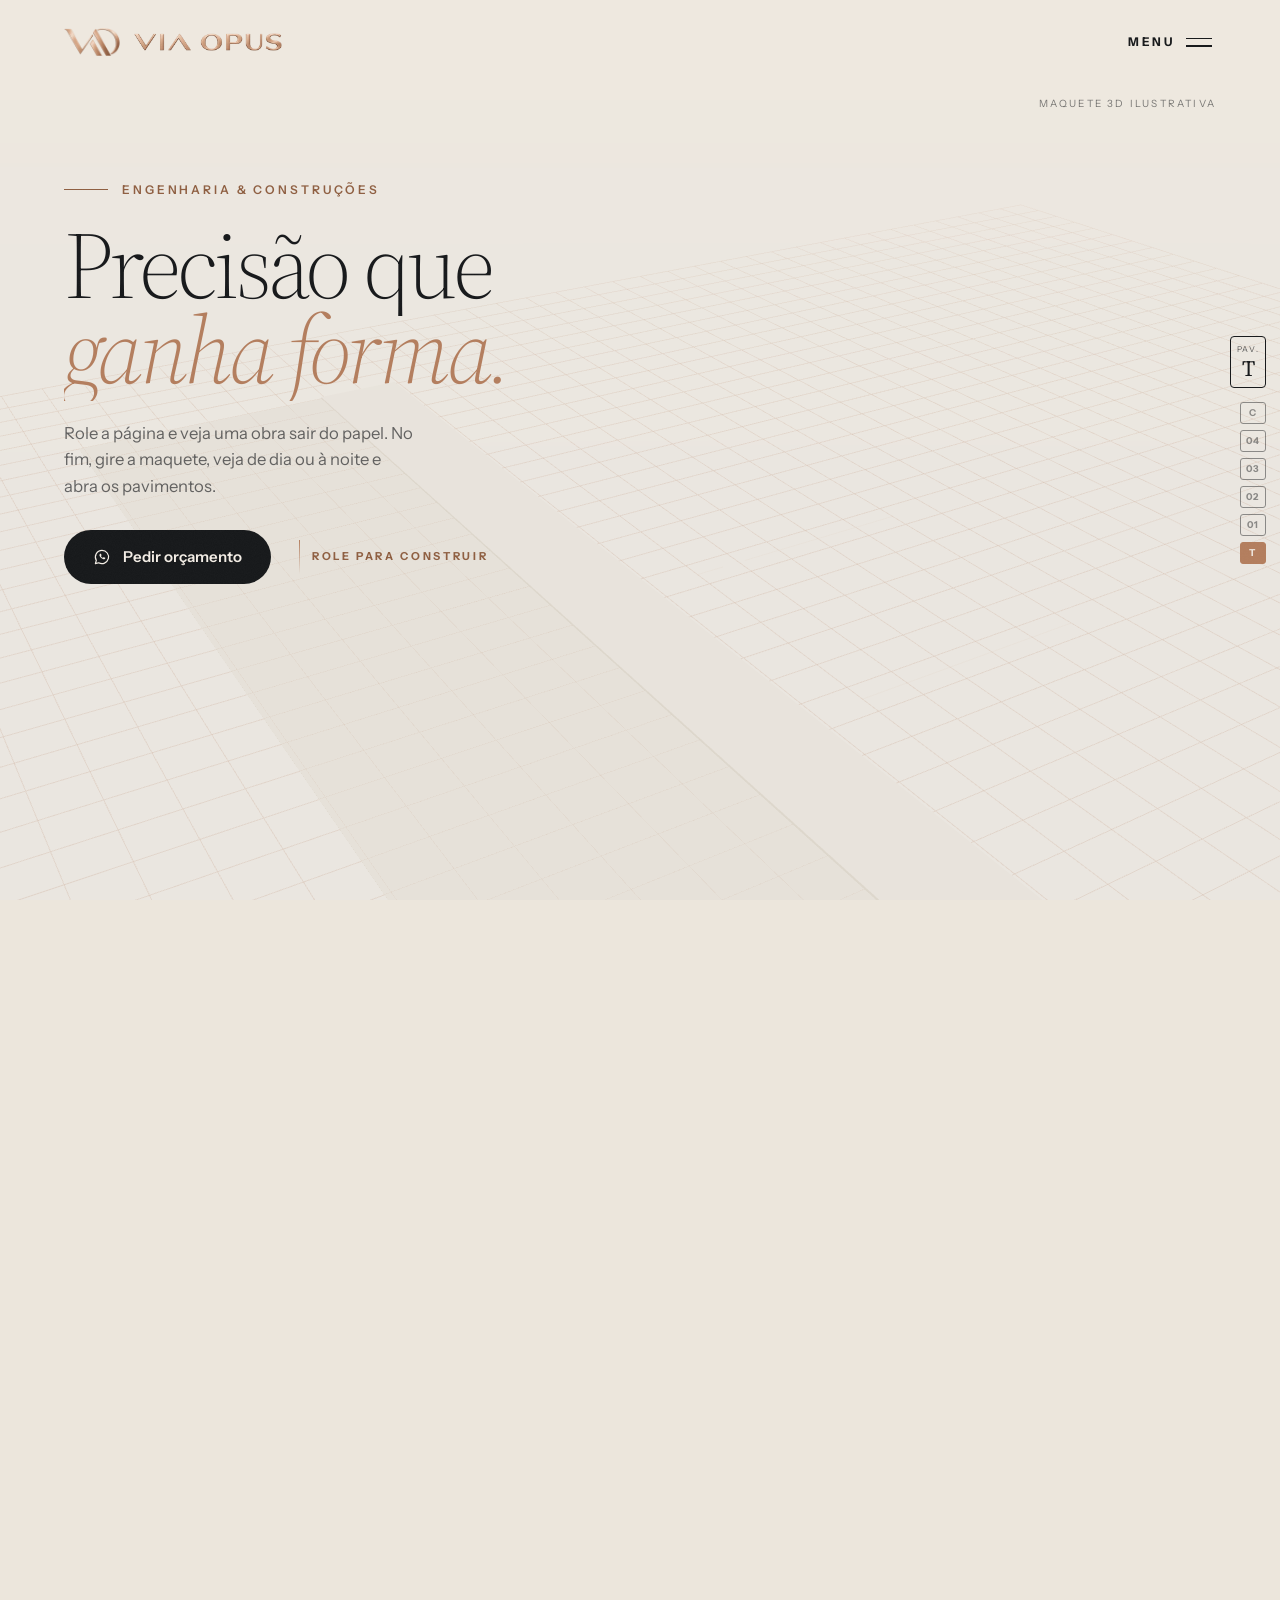
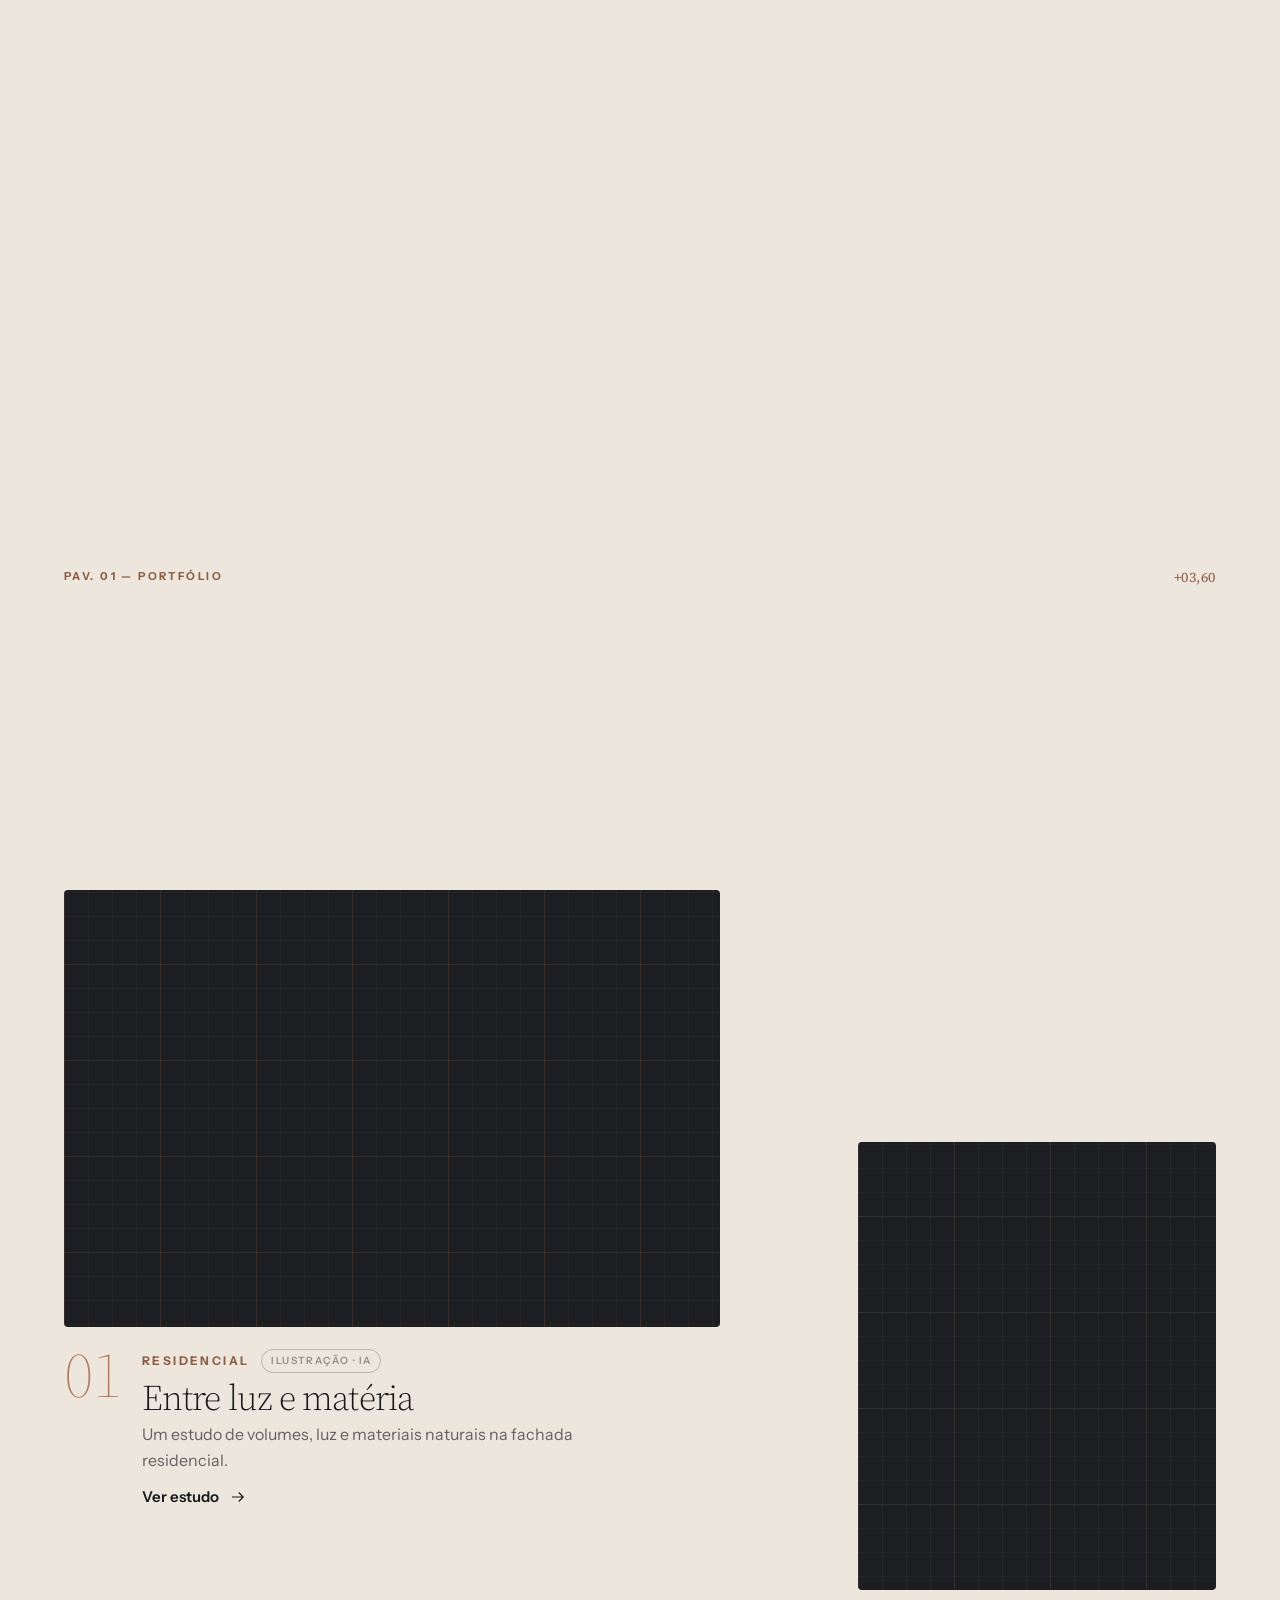
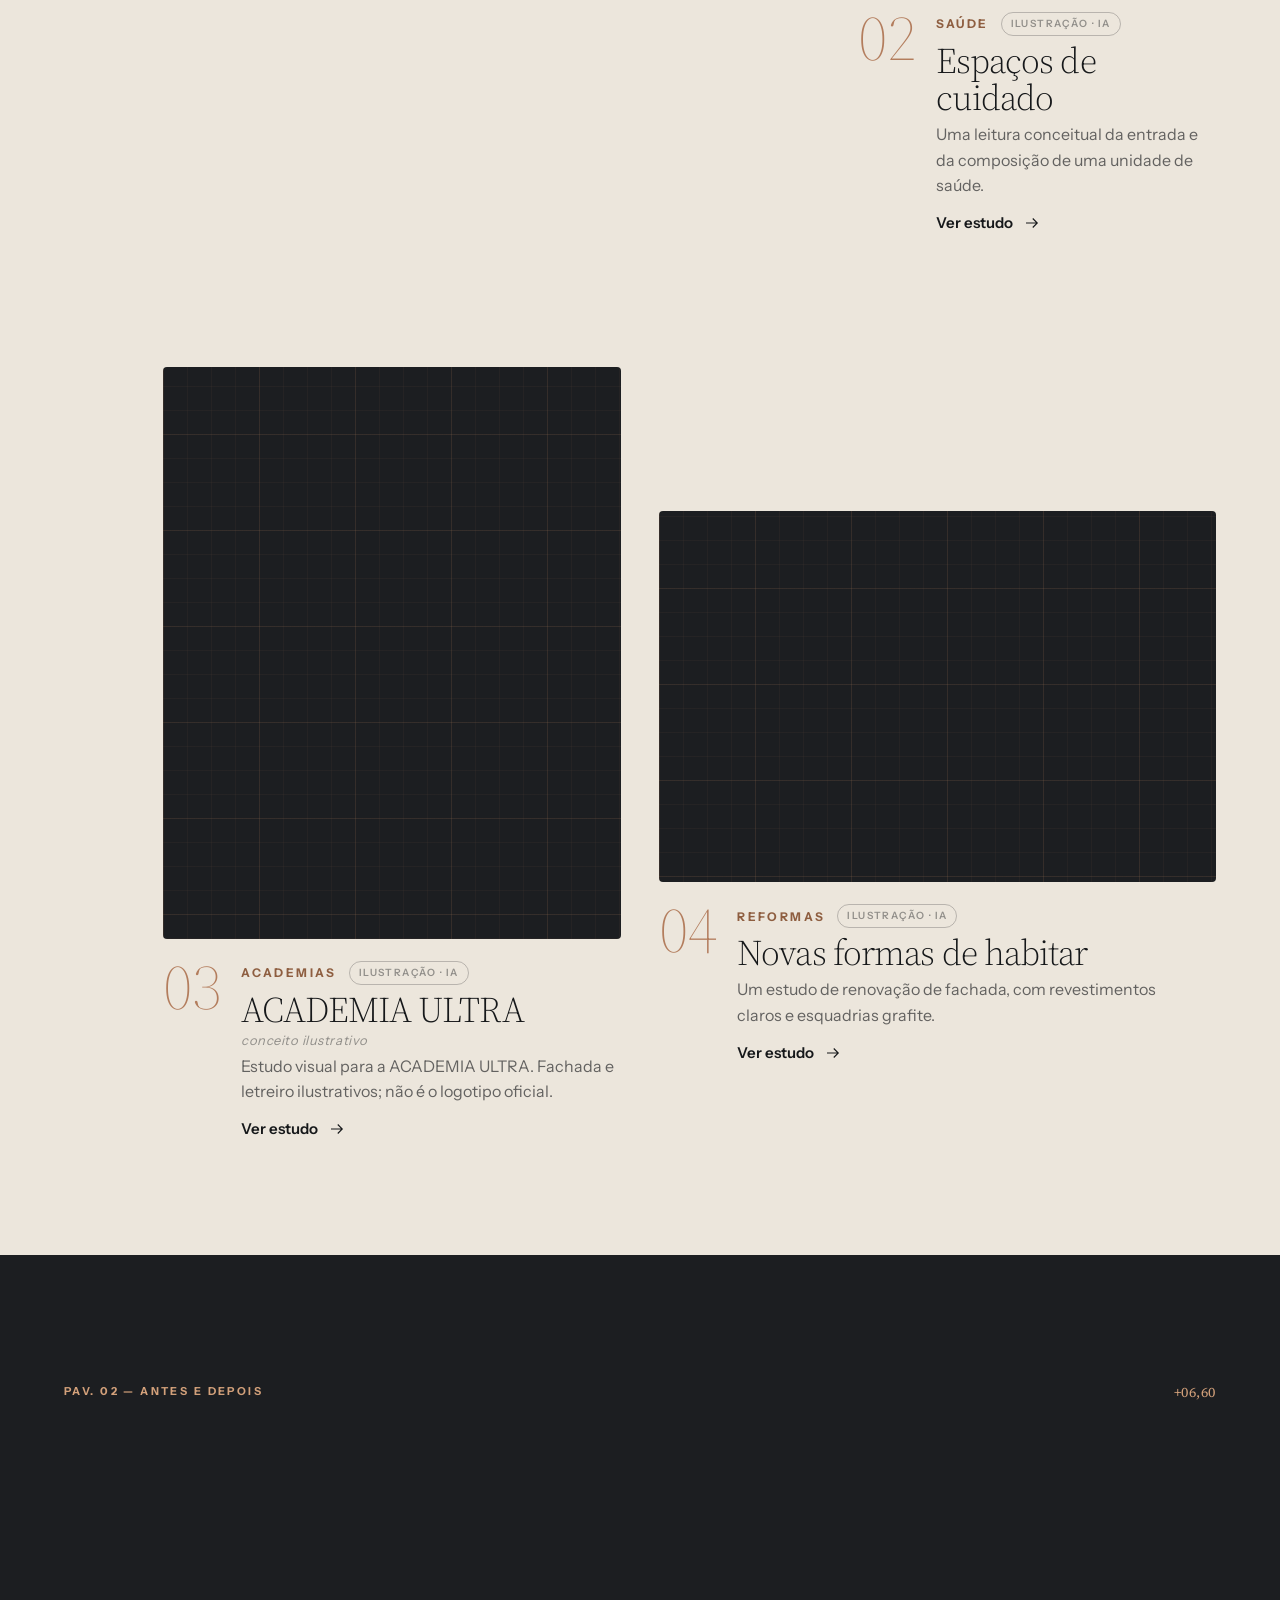
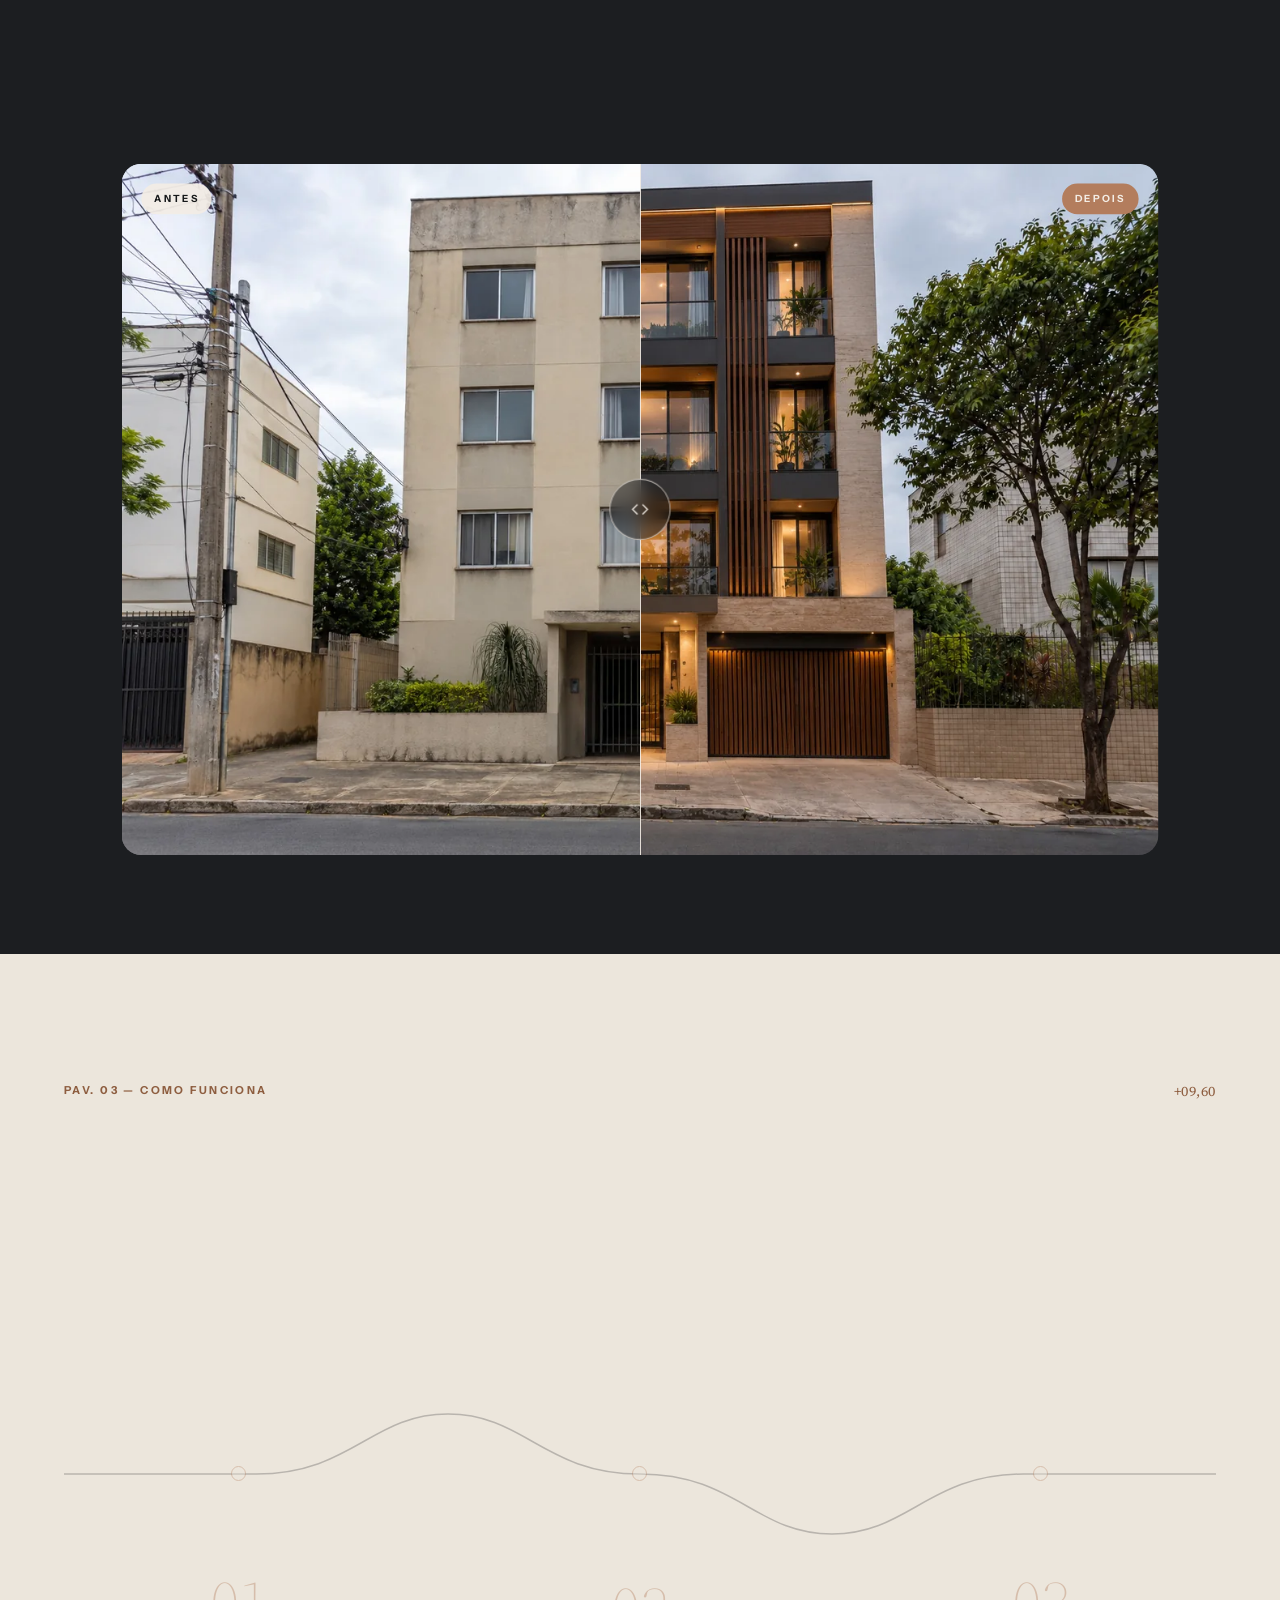
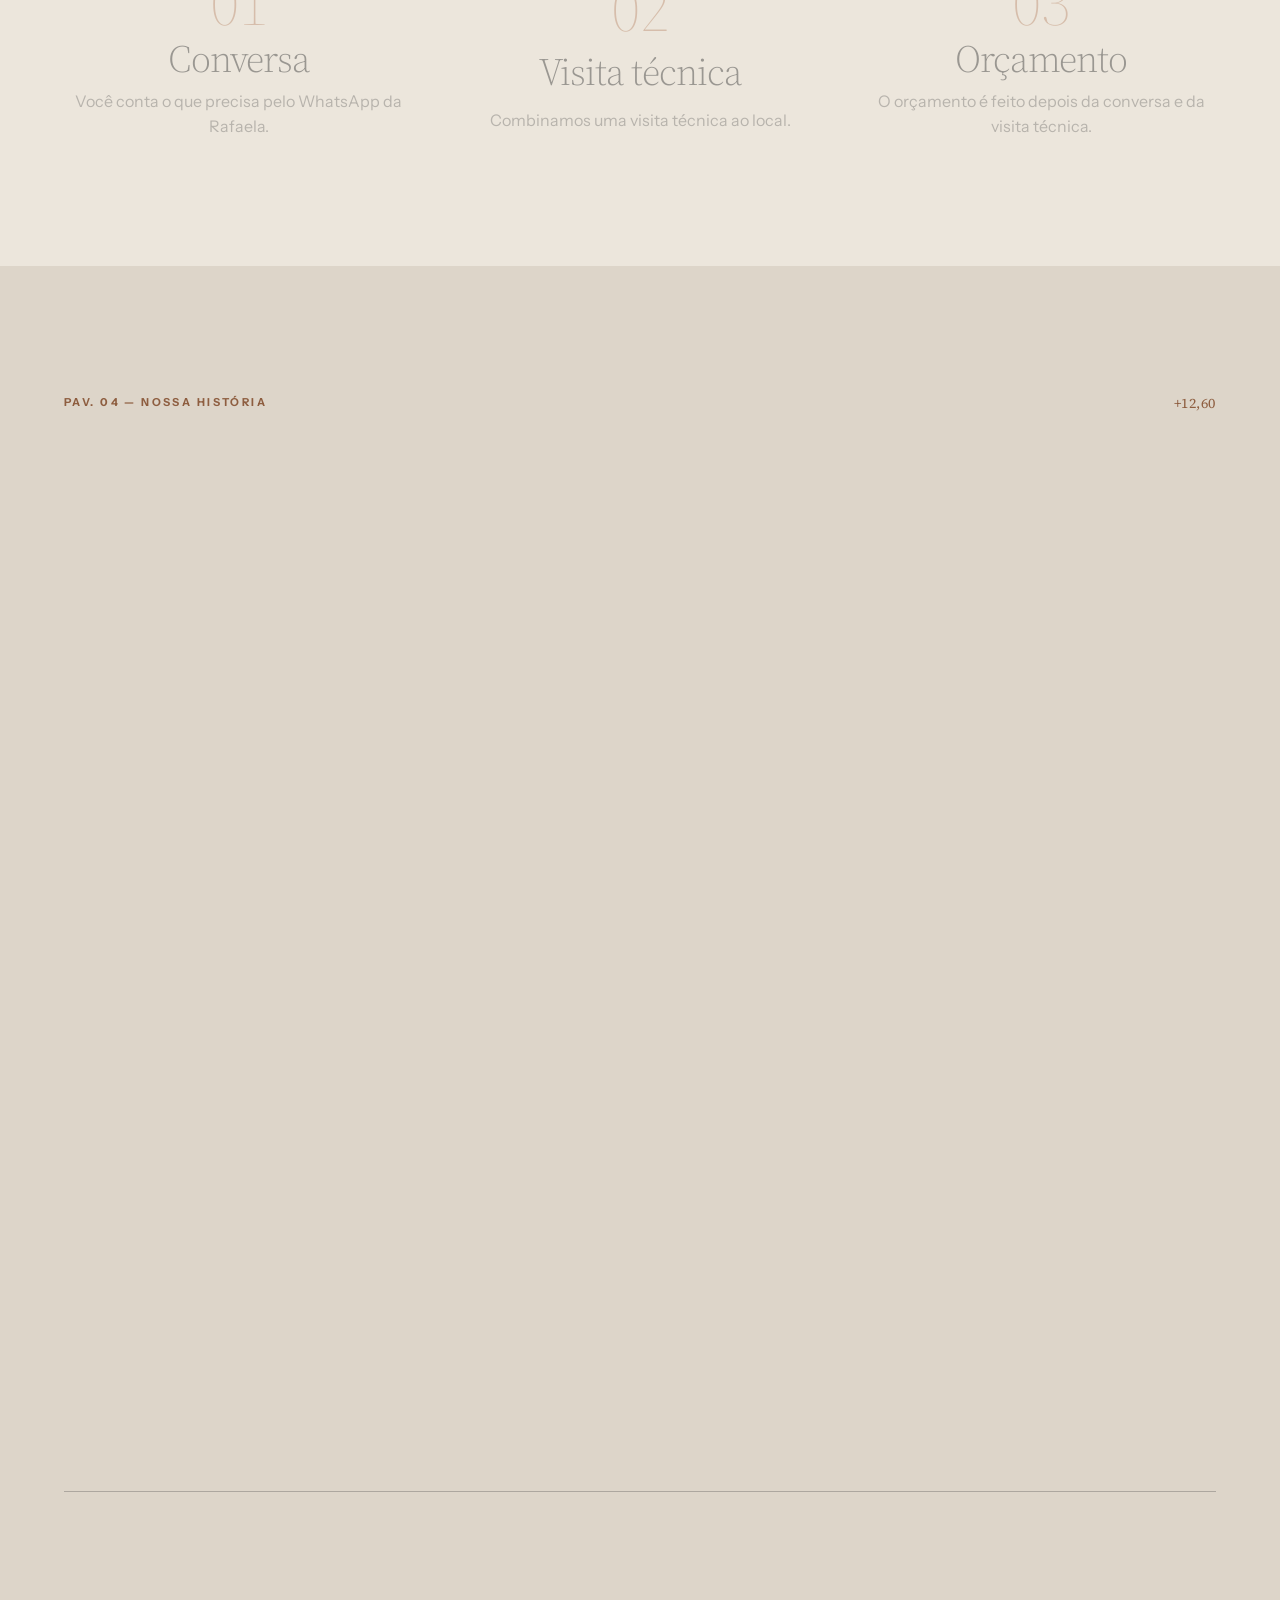
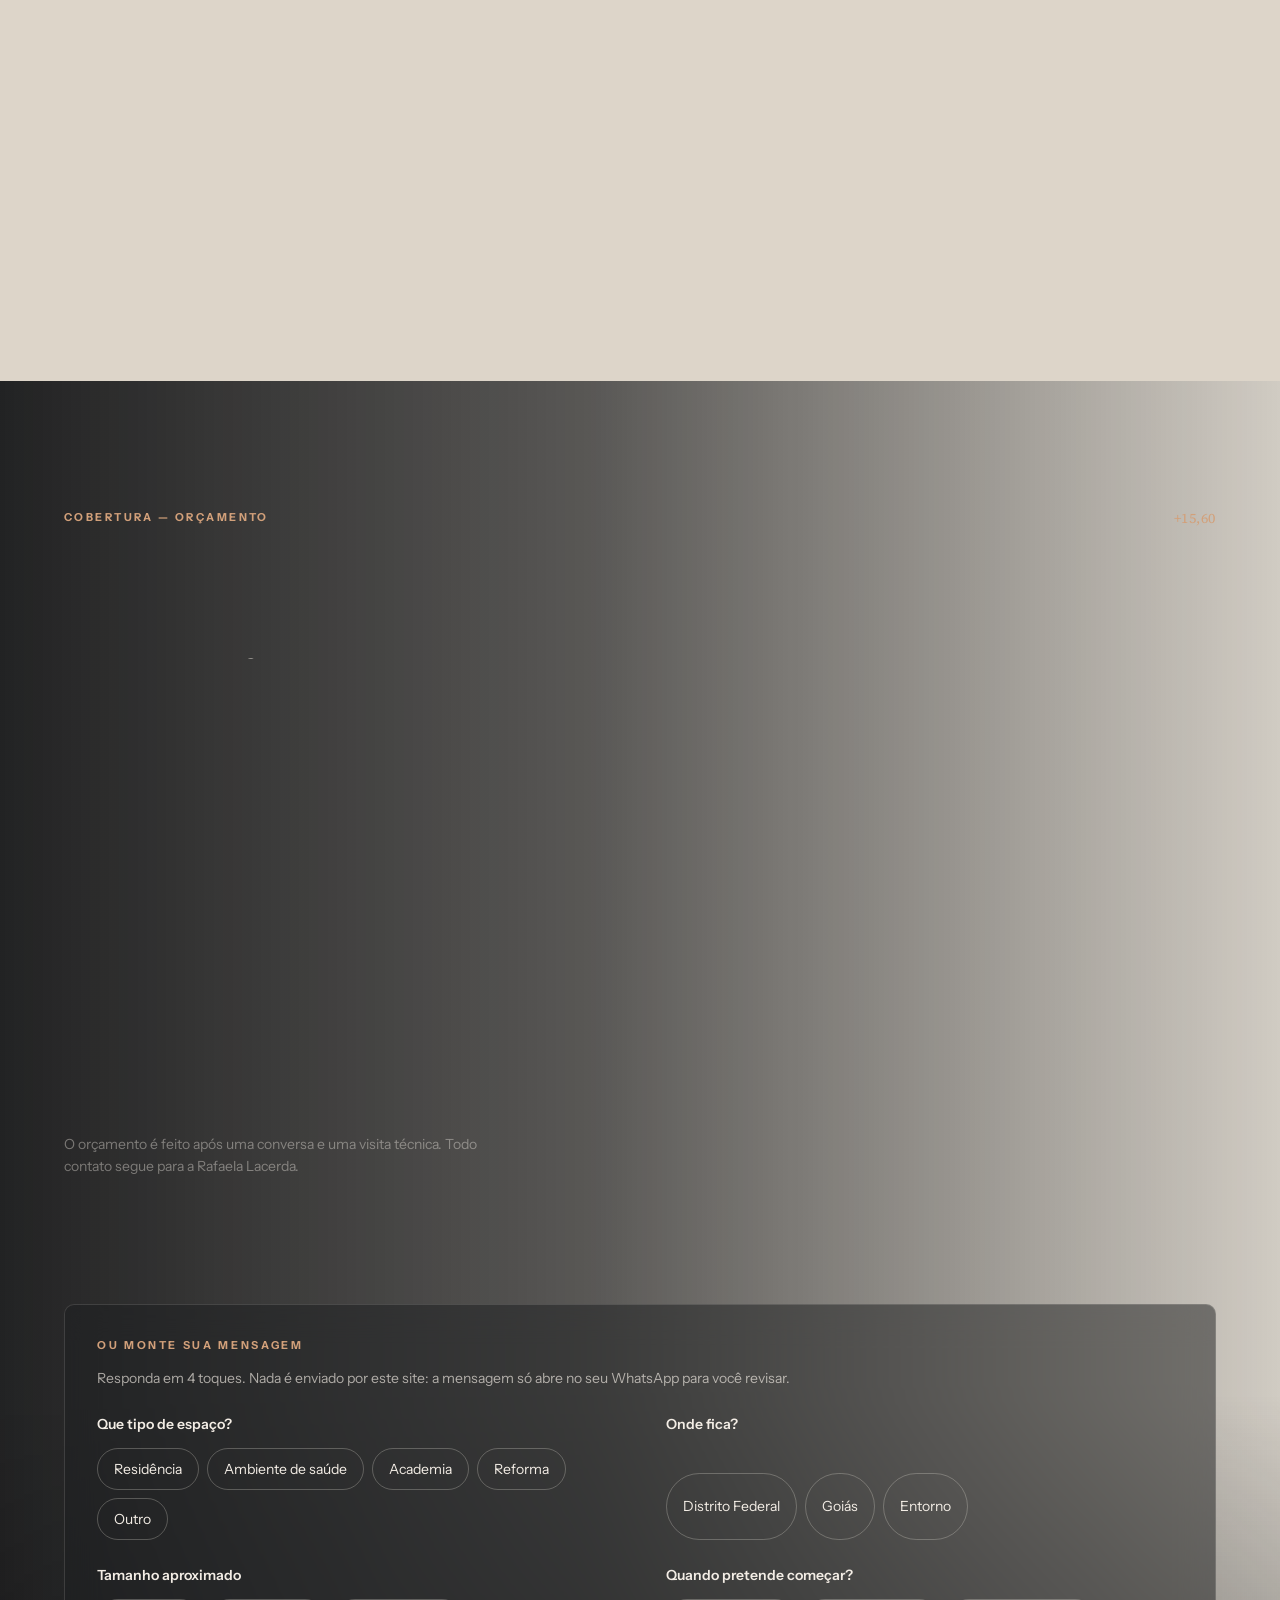
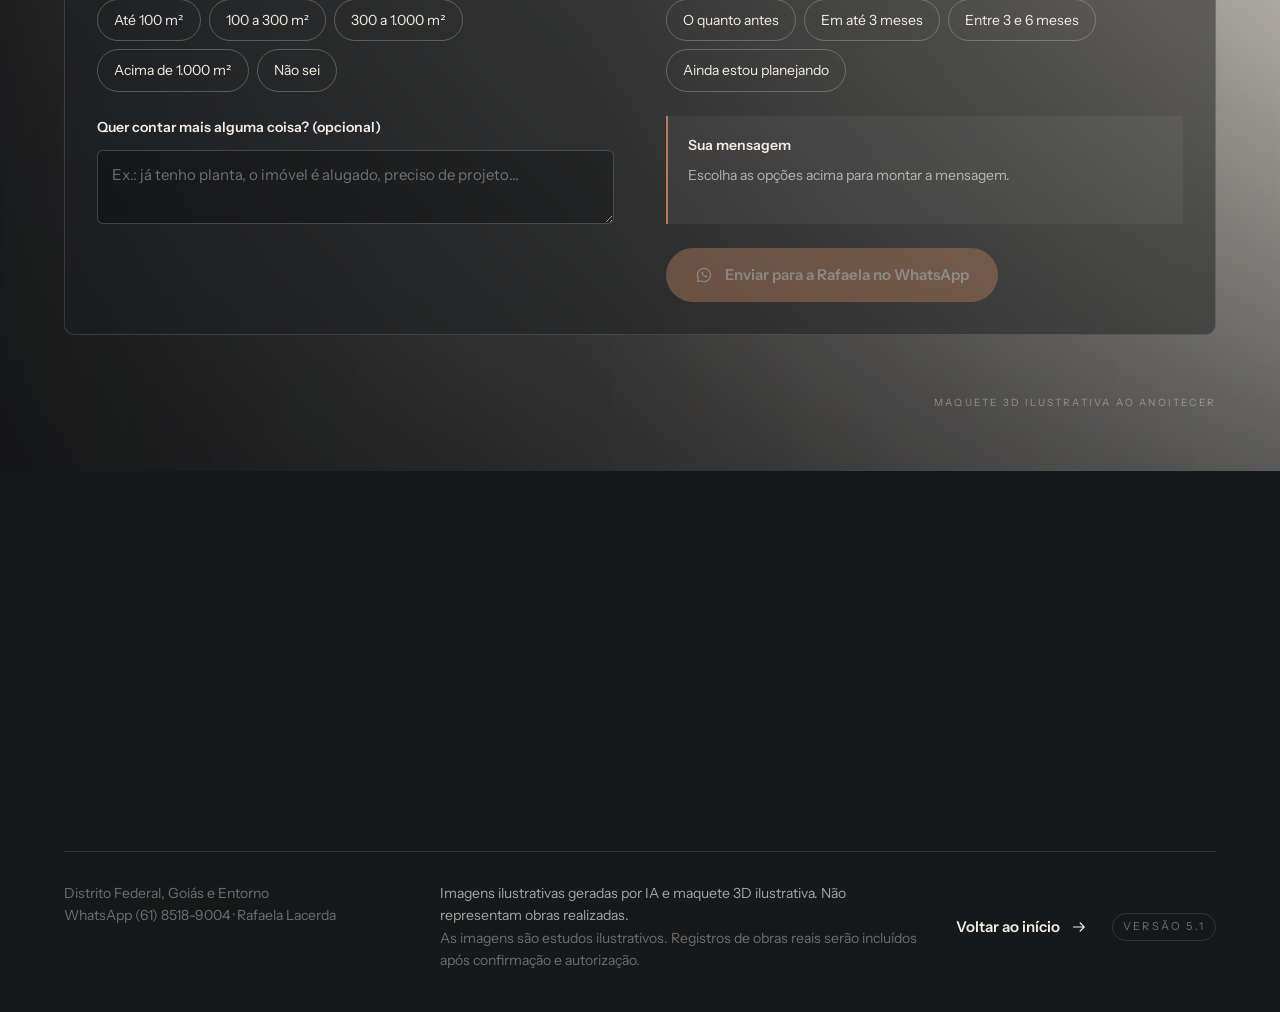
<file: v5-1/site/index.html>
<!doctype html>
<html lang="pt-BR" class="no-js">
<head>
<meta charset="utf-8">
<meta name="viewport" content="width=device-width,initial-scale=1,viewport-fit=cover">
<meta name="robots" content="index,follow">
<meta name="theme-color" content="#ece6dc">
<meta name="view-transition" content="same-origin">
<meta name="description" content="VIA OPUS — Engenharia &amp; Construções. Construção e reformas residenciais, de saúde, academias e espaços comerciais no Distrito Federal, em Goiás e no Entorno. Peça seu orçamento pelo WhatsApp.">
<title>VIA OPUS — Engenharia &amp; Construções</title>
<link rel="canonical" href="https://viaopusconstrutora.com.br/">
<meta property="og:url" content="https://viaopusconstrutora.com.br/">
<meta property="og:type" content="website">
<meta property="og:locale" content="pt_BR">
<meta property="og:site_name" content="VIA OPUS">
<meta property="og:title" content="VIA OPUS — Engenharia &amp; Construções">
<meta property="og:description" content="VIA OPUS — Engenharia &amp; Construções. Construção e reformas residenciais, de saúde, academias e espaços comerciais no Distrito Federal, em Goiás e no Entorno. Peça seu orçamento pelo WhatsApp.">
<meta property="og:image" content="https://viaopusconstrutora.com.br/assets/via-opus-compartilhar-1200x630.jpg">
<meta property="og:image:width" content="1200">
<meta property="og:image:height" content="630">
<meta name="twitter:card" content="summary_large_image">
<meta name="generator" content="VIA OPUS 5.1">
<meta http-equiv="Content-Security-Policy" content="default-src 'self'; script-src 'self'; style-src 'self'; img-src 'self' data:; font-src 'self' data:; connect-src 'none'; object-src 'none'; base-uri 'self'; form-action 'none'">
<link rel="icon" href="favicon.ico" sizes="16x16 32x32 48x48">
<link rel="icon" href="assets/favicon-48.png" type="image/png" sizes="48x48">
<link rel="icon" href="assets/via-opus-icone-192.png" type="image/png" sizes="192x192">
<link rel="apple-touch-icon" href="assets/apple-touch-icon.png">
<link rel="stylesheet" href="fonts.css">
<link rel="stylesheet" href="styles.css">
<script src="boot.js"></script>
<script src="assets/js/three.min.js" defer></script>
<script src="obra3d.js" defer></script>
<script src="app.js" defer></script>
<script type="application/ld+json">{"@context":"https://schema.org","@type":"GeneralContractor","name":"VIA OPUS — Engenharia & Construções","alternateName":"VIA OPUS","description":"VIA OPUS — Engenharia & Construções. Construção e reformas residenciais, de saúde, academias e espaços comerciais no Distrito Federal, em Goiás e no Entorno. Peça seu orçamento pelo WhatsApp.","telephone":"+556185189004","areaServed":[{"@type":"AdministrativeArea","name":"Distrito Federal"},{"@type":"AdministrativeArea","name":"Goiás"}],"founder":[{"@type":"Person","name":"Fernando Taveira"},{"@type":"Person","name":"Rafaela Lacerda","jobTitle":"Arquiteta"}],"contactPoint":[{"@type":"ContactPoint","contactType":"orçamentos","telephone":"+556185189004","availableLanguage":"pt-BR"}],"url":"https://viaopusconstrutora.com.br/","logo":"https://viaopusconstrutora.com.br/assets/via-opus-640.webp","image":"https://viaopusconstrutora.com.br/assets/via-opus-compartilhar-1200x630.jpg"}</script>
</head>
<body>
<div class="sky" aria-hidden="true"></div>
<canvas class="stage3d" aria-hidden="true"></canvas>

<div class="loader" aria-hidden="true">
  <div class="loader-in">
    <svg class="loader-draw" viewBox="0 0 120 150" width="120" height="150" fill="none" stroke="currentColor" stroke-width="1.2">
      <path pathLength="1" d="M10 140h100"/><path pathLength="1" d="M22 140V18h76v122"/><path pathLength="1" d="M18 18h84M22 42h76M22 66h76M22 90h76M22 114h76"/>
      <path pathLength="1" d="M30 24h22v12H30zM30 48h22v12H30zM30 72h22v12H30zM30 96h22v12H30zM70 24h20v12H70zM70 48h20v12H70zM70 72h20v12H70zM70 96h20v12H70zM34 118h16v22H34zM66 120h26v20H66z"/>
      <path pathLength="1" d="M58 42v72M61 42v72M64 42v72"/>
    </svg>
    <p><span>Preparando o canteiro</span> <b data-pct>0</b>%</p>
  </div>
</div>
<div class="progress" aria-hidden="true"><i></i></div>
<div class="cursor" aria-hidden="true"><span></span></div>
<a class="skip" href="#conteudo">Pular para o conteúdo</a>

<header class="hd">
  <div class="hd-in">
    <a class="hd-brand" href="#canteiro" aria-label="VIA OPUS — Engenharia &amp; Construções. Ir para o início">
      <img class="hd-mono" src="assets/via-opus-monograma-240.webp" width="240" height="123" alt="">
      <img class="hd-word" src="assets/via-opus-nome-480.webp" width="480" height="58" alt="">
    </a>
    <nav class="hd-nav" aria-label="Navegação principal">
        <a href="#obras"><span>Portfólio</span></a>
        <a href="#transformacao"><span>Antes e depois</span></a>
        <a href="#processo"><span>Como funciona</span></a>
        <a href="#historia"><span>Nossa história</span></a>
        <a href="#contato"><span>Contato</span></a>
        <a class="login-cta hd-login" href="https://via-opus-obra-em-dia.lovable.app/" rel="noreferrer">Login</a>
    </nav>
    <a class="hd-cta" href="https://wa.me/556185189004?text=Ol%C3%A1%2C%20Rafaela!%20Vim%20pelo%20site%20da%20VIA%20OPUS%20e%20gostaria%20de%20pedir%20um%20or%C3%A7amento.%0A%0AOrigem%3A%20site%20VIA%20OPUS%20%C2%B7%20cabe%C3%A7alho" target="_blank" rel="noopener noreferrer"><svg class="ico-wa" viewBox="0 0 24 24" width="18" height="18" aria-hidden="true" focusable="false"><path d="M12 3.2a8.8 8.8 0 0 0-7.55 13.33L3.2 20.8l4.4-1.15A8.8 8.8 0 1 0 12 3.2z" fill="none" stroke="currentColor" stroke-width="1.6" stroke-linejoin="round"/><path d="M9.1 7.9c.2-.4.45-.4.75-.4h.35c.18 0 .38.02.52.4l.62 1.5c.08.2.05.4-.08.56l-.5.6c-.12.15-.14.3-.04.48.5.9 1.2 1.6 2.2 2.1.2.1.36.1.5-.06l.7-.8c.15-.17.33-.2.53-.1l1.5.72c.2.1.3.2.3.38 0 .55-.28 1.1-.74 1.46-.5.4-1.15.5-1.8.3-2.7-.84-4.5-2.7-5.3-4.9-.2-.66-.02-1.3.39-1.84z" fill="currentColor"/></svg><span>Orçamento</span></a>
    <details class="mm">
      <summary aria-label="Abrir menu"><span class="mm-l">Menu</span><i aria-hidden="true"></i></summary>
      <nav class="mm-panel" aria-label="Navegação (celular)">
        <ol>
          <li><a href="#obras"><small>01</small>Portfólio</a></li>
          <li><a href="#transformacao"><small>02</small>Antes e depois</a></li>
          <li><a href="#processo"><small>03</small>Como funciona</a></li>
          <li><a href="#historia"><small>04</small>Nossa história</a></li>
          <li><a href="#contato"><small>05</small>Contato</a></li>
        </ol>
        <div class="mm-actions">
          <a class="login-cta btn mm-login" href="https://via-opus-obra-em-dia.lovable.app/" rel="noreferrer">Login</a>
          <a class="btn btn-copper mm-wa" href="https://wa.me/556185189004?text=Ol%C3%A1%2C%20Rafaela!%20Vim%20pelo%20site%20da%20VIA%20OPUS%20e%20gostaria%20de%20pedir%20um%20or%C3%A7amento.%0A%0AOrigem%3A%20site%20VIA%20OPUS%20%C2%B7%20cabe%C3%A7alho" target="_blank" rel="noopener noreferrer"><svg class="ico-wa" viewBox="0 0 24 24" width="18" height="18" aria-hidden="true" focusable="false"><path d="M12 3.2a8.8 8.8 0 0 0-7.55 13.33L3.2 20.8l4.4-1.15A8.8 8.8 0 1 0 12 3.2z" fill="none" stroke="currentColor" stroke-width="1.6" stroke-linejoin="round"/><path d="M9.1 7.9c.2-.4.45-.4.75-.4h.35c.18 0 .38.02.52.4l.62 1.5c.08.2.05.4-.08.56l-.5.6c-.12.15-.14.3-.04.48.5.9 1.2 1.6 2.2 2.1.2.1.36.1.5-.06l.7-.8c.15-.17.33-.2.53-.1l1.5.72c.2.1.3.2.3.38 0 .55-.28 1.1-.74 1.46-.5.4-1.15.5-1.8.3-2.7-.84-4.5-2.7-5.3-4.9-.2-.66-.02-1.3.39-1.84z" fill="currentColor"/></svg><span>Falar com a Rafaela no WhatsApp</span></a>
        </div>
        <p class="mm-foot">Distrito Federal · Goiás · Entorno</p>
      </nav>
    </details>
  </div>
</header>

<nav class="elev" aria-label="Pavimentos">
  <p class="elev-now" aria-hidden="true"><small>PAV.</small><b data-floor-now>T</b></p>
  <ol><li><a href="#canteiro"><b>T</b><span>Canteiro</span></a></li><li><a href="#obras"><b>01</b><span>Portfólio</span></a></li><li><a href="#transformacao"><b>02</b><span>Antes e depois</span></a></li><li><a href="#processo"><b>03</b><span>Como funciona</span></a></li><li><a href="#historia"><b>04</b><span>Nossa história</span></a></li><li><a href="#contato"><b>C</b><span>Cobertura</span></a></li></ol>
</nav>

<main id="conteudo">

<section id="canteiro" class="cant" data-theme="light" aria-labelledby="cant-t">
  <div class="cant-sticky">
    <picture class="cant-poster">
      <source media="(max-aspect-ratio: 1/1)" srcset="assets/maquete-final-900.webp">
      <img src="assets/maquete-final-1920.webp" width="1920" height="1080" alt="Maquete 3D ilustrativa de um prédio de quatro pavimentos ao anoitecer, com janelas iluminadas, ripas de madeira e volume em pedra." decoding="async">
    </picture>
    <div class="cant-drag" aria-hidden="true"></div>
    <div class="cant-ui">
      <div class="cant-hero wrap">
        <p class="kicker"><span class="kline" aria-hidden="true"></span>Engenharia &amp; Construções</p>
        <h1 class="cant-t" id="cant-t" data-vf><span class="ln"><span>Precisão que</span></span> <span class="ln"><em>ganha forma.</em></span></h1>
        <p class="cant-desc">Role a página e veja uma obra sair do papel. No fim, gire a maquete, veja de dia ou à noite e abra os pavimentos.</p>
        <p class="cant-actions">
          <a class="btn btn-ink" href="https://wa.me/556185189004?text=Ol%C3%A1%2C%20Rafaela!%20Vim%20pelo%20site%20da%20VIA%20OPUS%20e%20gostaria%20de%20pedir%20um%20or%C3%A7amento.%0A%0AOrigem%3A%20site%20VIA%20OPUS%20%C2%B7%20bot%C3%A3o%20da%20abertura" target="_blank" rel="noopener noreferrer" data-magnetic><svg class="ico-wa" viewBox="0 0 24 24" width="18" height="18" aria-hidden="true" focusable="false"><path d="M12 3.2a8.8 8.8 0 0 0-7.55 13.33L3.2 20.8l4.4-1.15A8.8 8.8 0 1 0 12 3.2z" fill="none" stroke="currentColor" stroke-width="1.6" stroke-linejoin="round"/><path d="M9.1 7.9c.2-.4.45-.4.75-.4h.35c.18 0 .38.02.52.4l.62 1.5c.08.2.05.4-.08.56l-.5.6c-.12.15-.14.3-.04.48.5.9 1.2 1.6 2.2 2.1.2.1.36.1.5-.06l.7-.8c.15-.17.33-.2.53-.1l1.5.72c.2.1.3.2.3.38 0 .55-.28 1.1-.74 1.46-.5.4-1.15.5-1.8.3-2.7-.84-4.5-2.7-5.3-4.9-.2-.66-.02-1.3.39-1.84z" fill="currentColor"/></svg><span>Pedir orçamento</span></a>
          <span class="cant-dica" aria-hidden="true"><i></i>Role para construir</span>
        </p>
      </div>
      <div class="cant-stage wrap" aria-hidden="true">
        <p class="st-k">Etapa <b data-st-n>01</b><small>/06</small></p>
        <p class="st-t" data-st-t>Projeto</p>
        <p class="st-d" data-st-d>Tudo começa no papel: medidas, ideias e um plano claro para a obra.</p>
      </div>
      <div class="cant-final wrap">
        <p class="cant-final-t">A próxima obra pode ser a sua.</p>
        <a class="btn btn-copper" href="https://wa.me/556185189004?text=Ol%C3%A1%2C%20Rafaela!%20Vim%20pelo%20site%20da%20VIA%20OPUS%20e%20gostaria%20de%20pedir%20um%20or%C3%A7amento.%0A%0AOrigem%3A%20site%20VIA%20OPUS%20%C2%B7%20fim%20da%20maquete%203D" target="_blank" rel="noopener noreferrer" data-magnetic><svg class="ico-wa" viewBox="0 0 24 24" width="18" height="18" aria-hidden="true" focusable="false"><path d="M12 3.2a8.8 8.8 0 0 0-7.55 13.33L3.2 20.8l4.4-1.15A8.8 8.8 0 1 0 12 3.2z" fill="none" stroke="currentColor" stroke-width="1.6" stroke-linejoin="round"/><path d="M9.1 7.9c.2-.4.45-.4.75-.4h.35c.18 0 .38.02.52.4l.62 1.5c.08.2.05.4-.08.56l-.5.6c-.12.15-.14.3-.04.48.5.9 1.2 1.6 2.2 2.1.2.1.36.1.5-.06l.7-.8c.15-.17.33-.2.53-.1l1.5.72c.2.1.3.2.3.38 0 .55-.28 1.1-.74 1.46-.5.4-1.15.5-1.8.3-2.7-.84-4.5-2.7-5.3-4.9-.2-.66-.02-1.3.39-1.84z" fill="currentColor"/></svg><span>Conversar com a Rafaela</span></a>
        <div class="explore" role="group" aria-label="Explore a maquete">
          <p class="explore-t">Explore a maquete</p>
          <div class="explore-b">
            <button type="button" class="xb" data-x="night" aria-pressed="true" data-on="Noite" data-off="Dia"><i aria-hidden="true"></i><span>Noite</span></button>
            <button type="button" class="xb" data-x="explode" aria-pressed="false" data-on="Montar de novo" data-off="Vista explodida"><i aria-hidden="true"></i><span>Vista explodida</span></button>
          </div>
          <p class="explore-h" aria-hidden="true"><i></i>Arraste para girar</p>
        </div>
      </div>
      <p class="cant-cota" aria-hidden="true"><small>Cota</small><b data-cota>+00,00</b><small>m</small></p>
      <div class="cant-bar wrap">
        <ol class="cant-etapas"><li><span class="ce-n">01</span><span class="ce-t">Projeto</span><span class="ce-d">Tudo começa no papel: medidas, ideias e um plano claro para a obra.</span></li><li><span class="ce-n">02</span><span class="ce-t">Fundação</span><span class="ce-d">A base que ninguém vê e que sustenta tudo o que vem depois.</span></li><li><span class="ce-n">03</span><span class="ce-t">Estrutura</span><span class="ce-d">Pilares e lajes sobem, pavimento por pavimento.</span></li><li><span class="ce-n">04</span><span class="ce-t">Vedação</span><span class="ce-d">As paredes fecham os espaços e a forma do prédio aparece.</span></li><li><span class="ce-n">05</span><span class="ce-t">Fachada</span><span class="ce-d">Vidro, madeira e pedra: os acabamentos dão identidade à obra.</span></li><li><span class="ce-n">06</span><span class="ce-t">Entrega</span><span class="ce-d">Luzes acesas. O espaço pronto para receber quem vai viver nele.</span></li></ol>
        <span class="cant-line" aria-hidden="true"><i></i></span>
      </div>
      <p class="cant-selo" title="Maquete 3D ilustrativa: mostra as etapas de uma obra, não um projeto real da VIA OPUS.">Maquete 3D ilustrativa</p>
      <div class="hud" aria-label="Detalhes da maquete"><div class="hs" data-hs="ripado"><button type="button" class="hs-b" aria-expanded="false" aria-controls="hs-ripado"><span class="sr">Ripado de madeira</span><i aria-hidden="true"></i></button><div class="hs-tip" id="hs-ripado" role="note"><b>Ripado de madeira</b><span>Ritmo vertical e calor natural na fachada.</span></div></div><div class="hs" data-hs="vidro"><button type="button" class="hs-b" aria-expanded="false" aria-controls="hs-vidro"><span class="sr">Pele de vidro</span><i aria-hidden="true"></i></button><div class="hs-tip" id="hs-vidro" role="note"><b>Pele de vidro</b><span>Luz natural e vista ampla, com guarda-corpo em vidro.</span></div></div><div class="hs" data-hs="pedra"><button type="button" class="hs-b" aria-expanded="false" aria-controls="hs-pedra"><span class="sr">Revestimento em pedra</span><i aria-hidden="true"></i></button><div class="hs-tip" id="hs-pedra" role="note"><b>Revestimento em pedra</b><span>Textura e durabilidade no volume da direita.</span></div></div><div class="hs" data-hs="coroamento"><button type="button" class="hs-b" aria-expanded="false" aria-controls="hs-coroamento"><span class="sr">Coroamento</span><i aria-hidden="true"></i></button><div class="hs-tip" id="hs-coroamento" role="note"><b>Coroamento</b><span>O acabamento escuro que arremata o volume no alto.</span></div></div></div>
      <div class="floors" aria-hidden="true"><span class="fl" data-fl="0">Térreo</span><span class="fl" data-fl="1">1º pavimento</span><span class="fl" data-fl="2">2º pavimento</span><span class="fl" data-fl="3">3º pavimento</span><span class="fl" data-fl="4">4º pavimento</span><span class="fl" data-fl="5">Cobertura</span></div>
    </div>
  </div>
  <p class="sr">Maquete 3D ilustrativa: mostra as etapas de uma obra, não um projeto real da VIA OPUS.</p>
</section>

<section id="obras" class="obras" data-theme="light" aria-labelledby="obras-t">
  <div class="wrap">
    <div class="level" data-reveal aria-hidden="true"><span>PAV. 01 — Portfólio</span><i></i><span>+03,60</span></div>
    <header class="obras-head">
      <h2 class="sec-t" id="obras-t" data-split data-vf>Estudos <em>em perspectiva.</em></h2>
      <div data-reveal>
        <p class="sec-lede">Cada imagem nasce de um traço e é assentada tijolo por tijolo. Passe o cursor para ver o desenho por trás da fachada.</p>
        <p class="aviso">Estudos visuais gerados por IA. Não representam obras realizadas; registros reais entram aqui após autorização.</p>
      </div>
    </header>
    <div class="gal">
      <article class="pf pf--1" id="estudo-residencial">
        <a class="pf-media build bricky" href="assets/residencial-1536.webp" data-open="0" data-cursor="Ver" aria-label="Ver estudo: Entre luz e matéria">
          <span class="pf-skew">
            <span class="grid-bg" aria-hidden="true"></span>
            <img class="traco" src="assets/residencial-traco-1536.webp" width="1536" height="1024" alt="" loading="lazy" decoding="async">
            <span class="foto"><img src="assets/residencial-1280.webp" srcset="assets/residencial-768.webp 768w, assets/residencial-1280.webp 1280w, assets/residencial-1536.webp 1536w" sizes="(min-width: 1000px) 58vw, 100vw" width="1536" height="1024" alt="Fachada ilustrativa de uma residência contemporânea sob luz natural difusa, com portão e revestimento em pedra." loading="lazy" decoding="async"></span>
            <span class="scan" aria-hidden="true"></span>
            <span class="xray" aria-hidden="true"><img src="assets/residencial-traco-1536.webp" width="1536" height="1024" alt="" loading="lazy" decoding="async"></span>
          </span>
        </a>
        <div class="pf-cap">
          <span class="pf-num" aria-hidden="true">01</span>
          <div class="pf-txt">
            <p class="pf-area">Residencial <span class="tag-ia">Ilustração · IA</span></p>
            <h3 class="pf-t">Entre luz e matéria</h3>
            <p class="pf-d">Um estudo de volumes, luz e materiais naturais na fachada residencial.</p>
          </div>
          <button type="button" class="link-arrow" data-open="0"><span>Ver estudo</span><svg class="ico-arrow" viewBox="0 0 24 24" width="18" height="18" aria-hidden="true" focusable="false"><path d="M4 12h15M13 6l6 6-6 6" fill="none" stroke="currentColor" stroke-width="1.5"/></svg></button>
        </div>
      </article>
      <article class="pf pf--2" id="estudo-hospitalar">
        <a class="pf-media build bricky" href="assets/hospitalar-1536.webp" data-open="1" data-cursor="Ver" aria-label="Ver estudo: Espaços de cuidado">
          <span class="pf-skew">
            <span class="grid-bg" aria-hidden="true"></span>
            <img class="traco" src="assets/hospitalar-traco-1536.webp" width="1536" height="1024" alt="" loading="lazy" decoding="async">
            <span class="foto"><img src="assets/hospitalar-1280.webp" srcset="assets/hospitalar-768.webp 768w, assets/hospitalar-1280.webp 1280w, assets/hospitalar-1536.webp 1536w" sizes="(min-width: 1000px) 58vw, 100vw" width="1536" height="1024" alt="Fachada ilustrativa de uma unidade de saúde, com entrada coberta e janelas em fita." loading="lazy" decoding="async"></span>
            <span class="scan" aria-hidden="true"></span>
            <span class="xray" aria-hidden="true"><img src="assets/hospitalar-traco-1536.webp" width="1536" height="1024" alt="" loading="lazy" decoding="async"></span>
          </span>
        </a>
        <div class="pf-cap">
          <span class="pf-num" aria-hidden="true">02</span>
          <div class="pf-txt">
            <p class="pf-area">Saúde <span class="tag-ia">Ilustração · IA</span></p>
            <h3 class="pf-t">Espaços de cuidado</h3>
            <p class="pf-d">Uma leitura conceitual da entrada e da composição de uma unidade de saúde.</p>
          </div>
          <button type="button" class="link-arrow" data-open="1"><span>Ver estudo</span><svg class="ico-arrow" viewBox="0 0 24 24" width="18" height="18" aria-hidden="true" focusable="false"><path d="M4 12h15M13 6l6 6-6 6" fill="none" stroke="currentColor" stroke-width="1.5"/></svg></button>
        </div>
      </article>
      <article class="pf pf--3" id="estudo-academias">
        <a class="pf-media build bricky" href="assets/academias-1536.webp" data-open="2" data-cursor="Ver" aria-label="Ver estudo: ACADEMIA ULTRA (conceito ilustrativo)">
          <span class="pf-skew">
            <span class="grid-bg" aria-hidden="true"></span>
            <img class="traco" src="assets/academias-traco-1536.webp" width="1536" height="1024" alt="" loading="lazy" decoding="async">
            <span class="foto"><img src="assets/academias-1280.webp" srcset="assets/academias-768.webp 768w, assets/academias-1280.webp 1280w, assets/academias-1536.webp 1536w" sizes="(min-width: 1000px) 58vw, 100vw" width="1536" height="1024" alt="Fachada ilustrativa de uma academia, com o letreiro ACADEMIA ULTRA. É um conceito, não a obra real." loading="lazy" decoding="async"></span>
            <span class="scan" aria-hidden="true"></span>
            <span class="xray" aria-hidden="true"><img src="assets/academias-traco-1536.webp" width="1536" height="1024" alt="" loading="lazy" decoding="async"></span>
          </span>
        </a>
        <div class="pf-cap">
          <span class="pf-num" aria-hidden="true">03</span>
          <div class="pf-txt">
            <p class="pf-area">Academias <span class="tag-ia">Ilustração · IA</span></p>
            <h3 class="pf-t">ACADEMIA ULTRA <small>conceito ilustrativo</small></h3>
            <p class="pf-d">Estudo visual para a ACADEMIA ULTRA. Fachada e letreiro ilustrativos; não é o logotipo oficial.</p>
          </div>
          <button type="button" class="link-arrow" data-open="2"><span>Ver estudo</span><svg class="ico-arrow" viewBox="0 0 24 24" width="18" height="18" aria-hidden="true" focusable="false"><path d="M4 12h15M13 6l6 6-6 6" fill="none" stroke="currentColor" stroke-width="1.5"/></svg></button>
        </div>
      </article>
      <article class="pf pf--4" id="estudo-reformas">
        <a class="pf-media build bricky" href="assets/reformas-1536.webp" data-open="3" data-cursor="Ver" aria-label="Ver estudo: Novas formas de habitar">
          <span class="pf-skew">
            <span class="grid-bg" aria-hidden="true"></span>
            <img class="traco" src="assets/reformas-traco-1536.webp" width="1536" height="1024" alt="" loading="lazy" decoding="async">
            <span class="foto"><img src="assets/reformas-1280.webp" srcset="assets/reformas-768.webp 768w, assets/reformas-1280.webp 1280w, assets/reformas-1536.webp 1536w" sizes="(min-width: 1000px) 58vw, 100vw" width="1536" height="1024" alt="Fachada ilustrativa de um edifício renovado, com revestimentos claros e esquadrias grafite." loading="lazy" decoding="async"></span>
            <span class="scan" aria-hidden="true"></span>
            <span class="xray" aria-hidden="true"><img src="assets/reformas-traco-1536.webp" width="1536" height="1024" alt="" loading="lazy" decoding="async"></span>
          </span>
        </a>
        <div class="pf-cap">
          <span class="pf-num" aria-hidden="true">04</span>
          <div class="pf-txt">
            <p class="pf-area">Reformas <span class="tag-ia">Ilustração · IA</span></p>
            <h3 class="pf-t">Novas formas de habitar</h3>
            <p class="pf-d">Um estudo de renovação de fachada, com revestimentos claros e esquadrias grafite.</p>
          </div>
          <button type="button" class="link-arrow" data-open="3"><span>Ver estudo</span><svg class="ico-arrow" viewBox="0 0 24 24" width="18" height="18" aria-hidden="true" focusable="false"><path d="M4 12h15M13 6l6 6-6 6" fill="none" stroke="currentColor" stroke-width="1.5"/></svg></button>
        </div>
      </article>
    </div>
  </div>
</section>

<section id="transformacao" class="tf" data-theme="dark" aria-labelledby="tf-t">
  <div class="wrap">
    <div class="level" data-reveal aria-hidden="true"><span>PAV. 02 — Antes e depois</span><i></i><span>+06,60</span></div>
    <div class="tf-head">
      <h2 class="sec-t" id="tf-t" data-split>Reforma de fachada, <em>do antes ao depois.</em></h2>
      <p class="tf-desc" data-reveal>Arraste a linha para comparar. Este é um demonstrativo com imagens ilustrativas: quando houver reformas reais autorizadas, as fotos de antes e depois entram aqui.</p>
    </div>
  </div>
  <div class="tf-stage">
    <div class="ba" data-ba data-cursor="Arraste">
      <img class="ba-img" src="assets/depois-1280.webp" srcset="assets/depois-768.webp 768w, assets/depois-1280.webp 1280w, assets/depois-1536.webp 1536w" sizes="100vw" width="1536" height="1024" alt="Imagem ilustrativa do depois: o mesmo prédio renovado, com fachada em pedra clara e madeira ripada, esquadrias pretas, vidro e iluminação." loading="lazy" decoding="async">
      <div class="ba-antes"><img class="ba-img" src="assets/antes-1280.webp" srcset="assets/antes-768.webp 768w, assets/antes-1280.webp 1280w, assets/antes-1536.webp 1536w" sizes="100vw" width="1536" height="1024" alt="Imagem ilustrativa do antes: prédio de quatro andares com pintura desgastada, manchas de umidade e esquadrias simples." loading="lazy" decoding="async"></div>
      <span class="ba-tag ba-tag-a" aria-hidden="true">Antes</span>
      <span class="ba-tag ba-tag-d" aria-hidden="true">Depois</span>
      <span class="ba-line" aria-hidden="true"><span class="ba-knob"><svg viewBox="0 0 24 24" width="22" height="22"><path d="M9 6l-6 6 6 6M15 6l6 6-6 6" fill="none" stroke="currentColor" stroke-width="1.5"/></svg></span></span>
      <input class="ba-range" type="range" min="0" max="100" value="50" step="1" aria-label="Comparar antes e depois">
    </div>
  </div>
</section>

<section id="processo" class="proc" data-theme="light" aria-labelledby="proc-t">
  <div class="wrap">
    <div class="level" data-reveal aria-hidden="true"><span>PAV. 03 — Como funciona</span><i></i><span>+09,60</span></div>
    <header class="proc-head">
      <h2 class="sec-t" id="proc-t" data-split>Do primeiro contato <em>ao orçamento.</em></h2>
      <p class="sec-lede" data-reveal>Três passos simples, sem compromisso.</p>
    </header>
    <div class="path" data-path>
      <svg class="path-svg" viewBox="0 0 1200 160" preserveAspectRatio="none" aria-hidden="true" focusable="false">
        <path class="path-bg" d="M0 80C80 80 120 80 200 80C300 80 320 20 400 20C480 20 500 80 600 80C700 80 720 140 800 140C880 140 900 80 1000 80C1080 80 1120 80 1200 80"/>
        <path class="path-fg" d="M0 80C80 80 120 80 200 80C300 80 320 20 400 20C480 20 500 80 600 80C700 80 720 140 800 140C880 140 900 80 1000 80C1080 80 1120 80 1200 80"/>
      </svg>
      <span class="path-v" aria-hidden="true"><i></i></span>
      <ol class="path-list">
        <li class="ps" data-ps="0">
          <span class="ps-dot" aria-hidden="true"></span>
          <span class="ps-ico" aria-hidden="true"><svg viewBox="0 0 48 48" width="44" height="44" aria-hidden="true" focusable="false"><path class="draw" pathLength="1" d="M8 12h32v20H22l-8 7v-7H8z" fill="none" stroke="currentColor" stroke-width="1.6" stroke-linejoin="round"/><path class="draw" pathLength="1" d="M15 20h18M15 25h12" fill="none" stroke="currentColor" stroke-width="1.6"/></svg></span>
          <span class="ps-n" aria-hidden="true">01</span>
          <h3>Conversa</h3>
          <p>Você conta o que precisa pelo WhatsApp da Rafaela.</p>
        </li>
        <li class="ps" data-ps="1">
          <span class="ps-dot" aria-hidden="true"></span>
          <span class="ps-ico" aria-hidden="true"><svg viewBox="0 0 48 48" width="44" height="44" aria-hidden="true" focusable="false"><path class="draw" pathLength="1" d="M24 42s-12-12.5-12-21a12 12 0 0 1 24 0c0 8.5-12 21-12 21z" fill="none" stroke="currentColor" stroke-width="1.6" stroke-linejoin="round"/><circle class="draw" pathLength="1" cx="24" cy="21" r="4.5" fill="none" stroke="currentColor" stroke-width="1.6"/></svg></span>
          <span class="ps-n" aria-hidden="true">02</span>
          <h3>Visita técnica</h3>
          <p>Combinamos uma visita técnica ao local.</p>
        </li>
        <li class="ps" data-ps="2">
          <span class="ps-dot" aria-hidden="true"></span>
          <span class="ps-ico" aria-hidden="true"><svg viewBox="0 0 48 48" width="44" height="44" aria-hidden="true" focusable="false"><path class="draw" pathLength="1" d="M13 6h16l8 8v28H13z" fill="none" stroke="currentColor" stroke-width="1.6" stroke-linejoin="round"/><path class="draw" pathLength="1" d="M29 6v8h8M18 22h14M18 28h14M18 34h9" fill="none" stroke="currentColor" stroke-width="1.6"/></svg></span>
          <span class="ps-n" aria-hidden="true">03</span>
          <h3>Orçamento</h3>
          <p>O orçamento é feito depois da conversa e da visita técnica.</p>
        </li>
      </ol>
    </div>
  </div>
</section>

<section id="historia" class="hist" data-theme="light" aria-labelledby="hist-t">
  <div class="wrap">
    <div class="level" data-reveal aria-hidden="true"><span>PAV. 04 — Nossa história</span><i></i><span>+12,60</span></div>
    <header class="hist-head">
      <h2 class="sec-t hist-t" id="hist-t" data-split data-vf><span>Experiência para construir.</span> <em>Sensibilidade para projetar.</em></h2>
      <p class="hist-intro" data-reveal>A VIA OPUS nasceu da parceria entre Fernando Taveira e a arquiteta Rafaela Lacerda. Experiência na construção e criatividade reunidas em uma mesma empresa.</p>
    </header>
    <div class="founders">
        <article class="founder" data-reveal>
          <p class="f-num" data-fill aria-label="30+ anos na construção civil"><span aria-hidden="true">30+</span></p>
          <p class="f-numlabel" aria-hidden="true">anos na construção civil</p>
          <h3 class="f-name">Fernando Taveira</h3>
          <p class="f-role">Construção civil</p>
          <p class="f-story">Há mais de 30 anos, Fernando Taveira constrói uma trajetória movida pela paixão de transformar projetos em realidade. Na construção civil, encontrou seu propósito: criar espaços que acolhem vidas e novas histórias.</p>
        </article>
        <article class="founder" data-reveal>
          <p class="f-num" data-fill aria-label="10+ anos em projetos e obras"><span aria-hidden="true">10+</span></p>
          <p class="f-numlabel" aria-hidden="true">anos em projetos e obras</p>
          <h3 class="f-name">Rafaela Lacerda</h3>
          <p class="f-role">Arquitetura</p>
          <p class="f-story">Arquiteta, Rafaela Lacerda reúne mais de 10 anos de experiência entre projetos e obras. Nesse caminho, aprendeu que um bom projeto não termina no desenho: só se completa quando funciona na obra e acolhe a rotina de quem vai viver ou trabalhar no espaço. É com esse olhar, atento aos detalhes e sensível às pessoas, que conduz cada conversa na VIA OPUS, do primeiro contato ao resultado final.</p>
        </article>
    </div>
    <div class="hist-foot">
      <blockquote class="hist-quote" data-reveal><p>Uma parceria que une a força de construir à sensibilidade de projetar, dando forma a lugares onde o futuro acontece.</p></blockquote>
      <div class="hist-side" data-reveal>
        <p class="hist-together">Juntos, atuam no Distrito Federal, em Goiás e no Entorno, com atenção aos detalhes e respeito por quem confia em seu trabalho.</p>
        <div class="tags">
          <div><p class="tags-t" id="tg-r">Onde atuamos</p><ul aria-labelledby="tg-r"><li>Distrito Federal</li><li>Goiás</li><li>Entorno</li></ul></div>
          <div><p class="tags-t" id="tg-p">Atendemos</p><ul aria-labelledby="tg-p"><li>Pessoas físicas</li><li>Empresas</li><li>Construtoras</li><li>Condomínios</li></ul></div>
        </div>
      </div>
    </div>
  </div>
</section>

<section id="contato" class="ct" data-theme="dark" aria-labelledby="ct-t">
  <picture class="ct-poster" aria-hidden="true">
    <source media="(max-aspect-ratio: 1/1)" srcset="assets/maquete-final-900.webp">
    <img src="assets/maquete-final-1920.webp" width="1920" height="1080" alt="" loading="lazy" decoding="async">
  </picture>
  <div class="wrap">
    <div class="level" data-reveal aria-hidden="true"><span>COBERTURA — Orçamento</span><i></i><span>+15,60</span></div>
    <div class="ct-grid">
      <div class="ct-main">
        <h2 class="ct-t" id="ct-t" data-split><span>Vamos falar sobre</span> <em>sua obra?</em></h2>
        <p class="ct-desc" data-reveal>Conte o que você precisa. O atendimento é feito pela Rafaela, pelo WhatsApp.</p>
        <div class="ct-card glass" data-reveal>
          <p class="ct-k">Fale com a Rafaela</p>
          <p class="ct-name">Rafaela Lacerda <span>Arquiteta</span></p>
          <p class="ct-num"><span class="sr">WhatsApp: </span>(61) 8518-9004</p>
          <a class="btn btn-copper" href="https://wa.me/556185189004?text=Ol%C3%A1%2C%20Rafaela!%20Vim%20pelo%20site%20da%20VIA%20OPUS%20e%20gostaria%20de%20pedir%20um%20or%C3%A7amento.%0A%0AOrigem%3A%20site%20VIA%20OPUS%20%C2%B7%20cart%C3%A3o%20de%20contato" target="_blank" rel="noopener noreferrer" data-magnetic><svg class="ico-wa" viewBox="0 0 24 24" width="18" height="18" aria-hidden="true" focusable="false"><path d="M12 3.2a8.8 8.8 0 0 0-7.55 13.33L3.2 20.8l4.4-1.15A8.8 8.8 0 1 0 12 3.2z" fill="none" stroke="currentColor" stroke-width="1.6" stroke-linejoin="round"/><path d="M9.1 7.9c.2-.4.45-.4.75-.4h.35c.18 0 .38.02.52.4l.62 1.5c.08.2.05.4-.08.56l-.5.6c-.12.15-.14.3-.04.48.5.9 1.2 1.6 2.2 2.1.2.1.36.1.5-.06l.7-.8c.15-.17.33-.2.53-.1l1.5.72c.2.1.3.2.3.38 0 .55-.28 1.1-.74 1.46-.5.4-1.15.5-1.8.3-2.7-.84-4.5-2.7-5.3-4.9-.2-.66-.02-1.3.39-1.84z" fill="currentColor"/></svg><span>Falar com a Rafaela no WhatsApp</span></a>
        </div>
        <p class="ct-aviso">O orçamento é feito após uma conversa e uma visita técnica. Todo contato segue para a Rafaela Lacerda.</p>
      </div>
      <div class="ct-brief glass" data-brief hidden>
        <p class="ct-k">Ou monte sua mensagem</p>
        <p class="brief-intro">Responda em 4 toques. Nada é enviado por este site: a mensagem só abre no seu WhatsApp para você revisar.</p>
          <div class="bq" role="group" aria-labelledby="bq-espaco" data-q="espaco" data-label="Tipo de espaço">
            <p class="bq-t" id="bq-espaco">Que tipo de espaço?</p>
            <div class="bq-opts"><button type="button" class="chip" aria-pressed="false">Residência</button><button type="button" class="chip" aria-pressed="false">Ambiente de saúde</button><button type="button" class="chip" aria-pressed="false">Academia</button><button type="button" class="chip" aria-pressed="false">Reforma</button><button type="button" class="chip" aria-pressed="false">Outro</button></div>
          </div>
          <div class="bq" role="group" aria-labelledby="bq-local" data-q="local" data-label="Local">
            <p class="bq-t" id="bq-local">Onde fica?</p>
            <div class="bq-opts"><button type="button" class="chip" aria-pressed="false">Distrito Federal</button><button type="button" class="chip" aria-pressed="false">Goiás</button><button type="button" class="chip" aria-pressed="false">Entorno</button></div>
          </div>
          <div class="bq" role="group" aria-labelledby="bq-tamanho" data-q="tamanho" data-label="Tamanho aproximado">
            <p class="bq-t" id="bq-tamanho">Tamanho aproximado</p>
            <div class="bq-opts"><button type="button" class="chip" aria-pressed="false">Até 100 m²</button><button type="button" class="chip" aria-pressed="false">100 a 300 m²</button><button type="button" class="chip" aria-pressed="false">300 a 1.000 m²</button><button type="button" class="chip" aria-pressed="false">Acima de 1.000 m²</button><button type="button" class="chip" aria-pressed="false">Não sei</button></div>
          </div>
          <div class="bq" role="group" aria-labelledby="bq-prazo" data-q="prazo" data-label="Quando pretende começar">
            <p class="bq-t" id="bq-prazo">Quando pretende começar?</p>
            <div class="bq-opts"><button type="button" class="chip" aria-pressed="false">O quanto antes</button><button type="button" class="chip" aria-pressed="false">Em até 3 meses</button><button type="button" class="chip" aria-pressed="false">Entre 3 e 6 meses</button><button type="button" class="chip" aria-pressed="false">Ainda estou planejando</button></div>
          </div>
        <div class="bq bq-extra">
          <label class="bq-t" for="brief-extra">Quer contar mais alguma coisa? (opcional)</label>
          <textarea id="brief-extra" rows="2" maxlength="400" placeholder="Ex.: já tenho planta, o imóvel é alugado, preciso de projeto…" data-obs="Observações"></textarea>
        </div>
        <div class="brief-prev">
          <p class="bq-t">Sua mensagem</p>
          <p class="brief-msg" aria-live="polite" data-empty="Escolha as opções acima para montar a mensagem.">Escolha as opções acima para montar a mensagem.</p>
        </div>
        <a class="btn btn-copper brief-send" href="https://wa.me/556185189004?text=Ol%C3%A1%2C%20Rafaela!%20Vim%20pelo%20site%20da%20VIA%20OPUS%20e%20gostaria%20de%20pedir%20um%20or%C3%A7amento.%0A%0AOrigem%3A%20site%20VIA%20OPUS%20%C2%B7%20mensagem%20montada%20no%20site" target="_blank" rel="noopener noreferrer" aria-disabled="true"><svg class="ico-wa" viewBox="0 0 24 24" width="18" height="18" aria-hidden="true" focusable="false"><path d="M12 3.2a8.8 8.8 0 0 0-7.55 13.33L3.2 20.8l4.4-1.15A8.8 8.8 0 1 0 12 3.2z" fill="none" stroke="currentColor" stroke-width="1.6" stroke-linejoin="round"/><path d="M9.1 7.9c.2-.4.45-.4.75-.4h.35c.18 0 .38.02.52.4l.62 1.5c.08.2.05.4-.08.56l-.5.6c-.12.15-.14.3-.04.48.5.9 1.2 1.6 2.2 2.1.2.1.36.1.5-.06l.7-.8c.15-.17.33-.2.53-.1l1.5.72c.2.1.3.2.3.38 0 .55-.28 1.1-.74 1.46-.5.4-1.15.5-1.8.3-2.7-.84-4.5-2.7-5.3-4.9-.2-.66-.02-1.3.39-1.84z" fill="currentColor"/></svg><span>Enviar para a Rafaela no WhatsApp</span></a>
      </div>
    </div>
    <p class="ct-legenda">Maquete 3D ilustrativa ao anoitecer</p>
  </div>
</section>

</main>

<footer class="ft" data-theme="dark">
  <div class="wrap">
    <img class="ft-logo" src="assets/via-opus-960.webp" srcset="assets/via-opus-640.webp 640w, assets/via-opus-960.webp 960w" sizes="(min-width: 900px) 420px, 70vw" width="960" height="526" alt="Logomarca VIA OPUS — Engenharia &amp; Construções" loading="lazy" decoding="async">
    <div class="ft-cols">
      <p>Distrito Federal, Goiás e Entorno<br>WhatsApp (61) 8518-9004 · Rafaela Lacerda</p>
      <div><p class="ft-ia">Imagens ilustrativas geradas por IA e maquete 3D ilustrativa. Não representam obras realizadas.</p><p>As imagens são estudos ilustrativos. Registros de obras reais serão incluídos após confirmação e autorização.</p></div>
      <p class="ft-end"><a class="link-arrow" href="#canteiro"><span>Voltar ao início</span><svg class="ico-arrow" viewBox="0 0 24 24" width="18" height="18" aria-hidden="true" focusable="false"><path d="M4 12h15M13 6l6 6-6 6" fill="none" stroke="currentColor" stroke-width="1.5"/></svg></a><span class="ft-ver">Versão 5.1</span></p>
    </div>
  </div>
</footer>

<a class="wa-float" href="https://wa.me/556185189004?text=Ol%C3%A1%2C%20Rafaela!%20Vim%20pelo%20site%20da%20VIA%20OPUS%20e%20gostaria%20de%20pedir%20um%20or%C3%A7amento.%0A%0AOrigem%3A%20site%20VIA%20OPUS%20%C2%B7%20bot%C3%A3o%20fixo" target="_blank" rel="noopener noreferrer"><svg class="ico-wa" viewBox="0 0 24 24" width="18" height="18" aria-hidden="true" focusable="false"><path d="M12 3.2a8.8 8.8 0 0 0-7.55 13.33L3.2 20.8l4.4-1.15A8.8 8.8 0 1 0 12 3.2z" fill="none" stroke="currentColor" stroke-width="1.6" stroke-linejoin="round"/><path d="M9.1 7.9c.2-.4.45-.4.75-.4h.35c.18 0 .38.02.52.4l.62 1.5c.08.2.05.4-.08.56l-.5.6c-.12.15-.14.3-.04.48.5.9 1.2 1.6 2.2 2.1.2.1.36.1.5-.06l.7-.8c.15-.17.33-.2.53-.1l1.5.72c.2.1.3.2.3.38 0 .55-.28 1.1-.74 1.46-.5.4-1.15.5-1.8.3-2.7-.84-4.5-2.7-5.3-4.9-.2-.66-.02-1.3.39-1.84z" fill="currentColor"/></svg><span>Orçamento</span></a>

<dialog class="study" id="study" aria-labelledby="study-t">
  <div class="study-media">
    <div class="study-stage">
      <img class="study-traco" alt="" hidden>
      <img class="study-foto" alt="">
    </div>
    <button type="button" class="study-toggle" aria-pressed="false" data-a="Ver o traço" data-b="Ver a imagem">Ver o traço</button>
  </div>
  <div class="study-info">
    <p class="kicker"><span class="kline" aria-hidden="true"></span><span data-s-area></span></p>
    <h2 class="study-t" id="study-t"></h2>
    <p class="study-d" data-s-desc></p>
    <dl class="ficha">
      <div><dt>Natureza</dt><dd>Estudo conceitual, não é obra</dd></div>
      <div><dt>Origem da imagem</dt><dd>Imagem ilustrativa gerada por IA — não representa a obra real.</dd></div>
    </dl>
    <div class="ficha-obra" data-s-ficha hidden>
      <p class="ficha-t">Ficha da obra <span class="ficha-ex" data-s-ex hidden>exemplo</span></p>
      <dl class="ficha ficha--2"><div><dt>Local</dt><dd data-f="local"></dd></div><div><dt>Ano</dt><dd data-f="ano"></dd></div><div><dt>Área</dt><dd data-f="area"></dd></div><div><dt>Escopo</dt><dd data-f="escopo"></dd></div></dl>
      <p class="ficha-n" data-s-note hidden>Exemplo de ficha: os dados reais serão preenchidos quando houver obra autorizada.</p>
    </div>
    <a class="btn btn-copper study-wa" href="#contato" target="_blank" rel="noopener noreferrer"><svg class="ico-wa" viewBox="0 0 24 24" width="18" height="18" aria-hidden="true" focusable="false"><path d="M12 3.2a8.8 8.8 0 0 0-7.55 13.33L3.2 20.8l4.4-1.15A8.8 8.8 0 1 0 12 3.2z" fill="none" stroke="currentColor" stroke-width="1.6" stroke-linejoin="round"/><path d="M9.1 7.9c.2-.4.45-.4.75-.4h.35c.18 0 .38.02.52.4l.62 1.5c.08.2.05.4-.08.56l-.5.6c-.12.15-.14.3-.04.48.5.9 1.2 1.6 2.2 2.1.2.1.36.1.5-.06l.7-.8c.15-.17.33-.2.53-.1l1.5.72c.2.1.3.2.3.38 0 .55-.28 1.1-.74 1.46-.5.4-1.15.5-1.8.3-2.7-.84-4.5-2.7-5.3-4.9-.2-.66-.02-1.3.39-1.84z" fill="currentColor"/></svg><span>Quero algo parecido</span></a>
    <div class="study-nav">
      <button type="button" class="link-arrow link-arrow--back" data-s-prev><span>Anterior</span><svg class="ico-arrow" viewBox="0 0 24 24" width="18" height="18" aria-hidden="true" focusable="false"><path d="M4 12h15M13 6l6 6-6 6" fill="none" stroke="currentColor" stroke-width="1.5"/></svg></button>
      <span class="study-count" data-s-count aria-live="polite"></span>
      <button type="button" class="link-arrow" data-s-next><span>Próximo</span><svg class="ico-arrow" viewBox="0 0 24 24" width="18" height="18" aria-hidden="true" focusable="false"><path d="M4 12h15M13 6l6 6-6 6" fill="none" stroke="currentColor" stroke-width="1.5"/></svg></button>
    </div>
  </div>
  <button type="button" class="study-close" data-s-close aria-label="Fechar"><svg viewBox="0 0 24 24" width="22" height="22" aria-hidden="true"><path d="M5 5l14 14M19 5L5 19" stroke="currentColor" stroke-width="1.5"/></svg></button>
</dialog>

<script type="application/json" id="obras-data">[{"id":"residencial","area":"Residencial","titulo":"Entre luz e matéria","subtitulo":"","descricao":"Um estudo de volumes, luz e materiais naturais na fachada residencial.","alt":"Fachada ilustrativa de uma residência contemporânea sob luz natural difusa, com portão e revestimento em pedra.","imagem":"residencial","ficha":{"local":"Cidade · bairro","ano":"AAAA","area":"000 m²","escopo":"Ex.: construção completa","exemplo":true},"traco":"assets/residencial-traco-1536.webp","wa":"https://wa.me/556185189004?text=Ol%C3%A1%2C%20Rafaela!%20Vi%20o%20estudo%20%22Entre%20luz%20e%20mat%C3%A9ria%22%20(Residencial)%20no%20site%20da%20VIA%20OPUS%20e%20quero%20algo%20parecido.%20Pode%20me%20atender%3F%0A%0AOrigem%3A%20site%20VIA%20OPUS%20%C2%B7%20estudo%20Entre%20luz%20e%20mat%C3%A9ria"},{"id":"hospitalar","area":"Saúde","titulo":"Espaços de cuidado","subtitulo":"","descricao":"Uma leitura conceitual da entrada e da composição de uma unidade de saúde.","alt":"Fachada ilustrativa de uma unidade de saúde, com entrada coberta e janelas em fita.","imagem":"hospitalar","ficha":{"local":"Cidade · bairro","ano":"AAAA","area":"000 m²","escopo":"Ex.: construção completa","exemplo":true},"traco":"assets/hospitalar-traco-1536.webp","wa":"https://wa.me/556185189004?text=Ol%C3%A1%2C%20Rafaela!%20Vi%20o%20estudo%20%22Espa%C3%A7os%20de%20cuidado%22%20(Sa%C3%BAde)%20no%20site%20da%20VIA%20OPUS%20e%20quero%20algo%20parecido.%20Pode%20me%20atender%3F%0A%0AOrigem%3A%20site%20VIA%20OPUS%20%C2%B7%20estudo%20Espa%C3%A7os%20de%20cuidado"},{"id":"academias","area":"Academias","titulo":"ACADEMIA ULTRA","subtitulo":"conceito ilustrativo","descricao":"Estudo visual para a ACADEMIA ULTRA. Fachada e letreiro ilustrativos; não é o logotipo oficial.","alt":"Fachada ilustrativa de uma academia, com o letreiro ACADEMIA ULTRA. É um conceito, não a obra real.","imagem":"academias","ficha":{"local":"Cidade · bairro","ano":"AAAA","area":"000 m²","escopo":"Ex.: construção completa","exemplo":true},"traco":"assets/academias-traco-1536.webp","wa":"https://wa.me/556185189004?text=Ol%C3%A1%2C%20Rafaela!%20Vi%20o%20estudo%20%22ACADEMIA%20ULTRA%22%20(Academias)%20no%20site%20da%20VIA%20OPUS%20e%20quero%20algo%20parecido.%20Pode%20me%20atender%3F%0A%0AOrigem%3A%20site%20VIA%20OPUS%20%C2%B7%20estudo%20ACADEMIA%20ULTRA"},{"id":"reformas","area":"Reformas","titulo":"Novas formas de habitar","subtitulo":"","descricao":"Um estudo de renovação de fachada, com revestimentos claros e esquadrias grafite.","alt":"Fachada ilustrativa de um edifício renovado, com revestimentos claros e esquadrias grafite.","imagem":"reformas","ficha":{"local":"Cidade · bairro","ano":"AAAA","area":"000 m²","escopo":"Ex.: construção completa","exemplo":true},"traco":"assets/reformas-traco-1536.webp","wa":"https://wa.me/556185189004?text=Ol%C3%A1%2C%20Rafaela!%20Vi%20o%20estudo%20%22Novas%20formas%20de%20habitar%22%20(Reformas)%20no%20site%20da%20VIA%20OPUS%20e%20quero%20algo%20parecido.%20Pode%20me%20atender%3F%0A%0AOrigem%3A%20site%20VIA%20OPUS%20%C2%B7%20estudo%20Novas%20formas%20de%20habitar"}]</script>
</body>
</html>
</file>
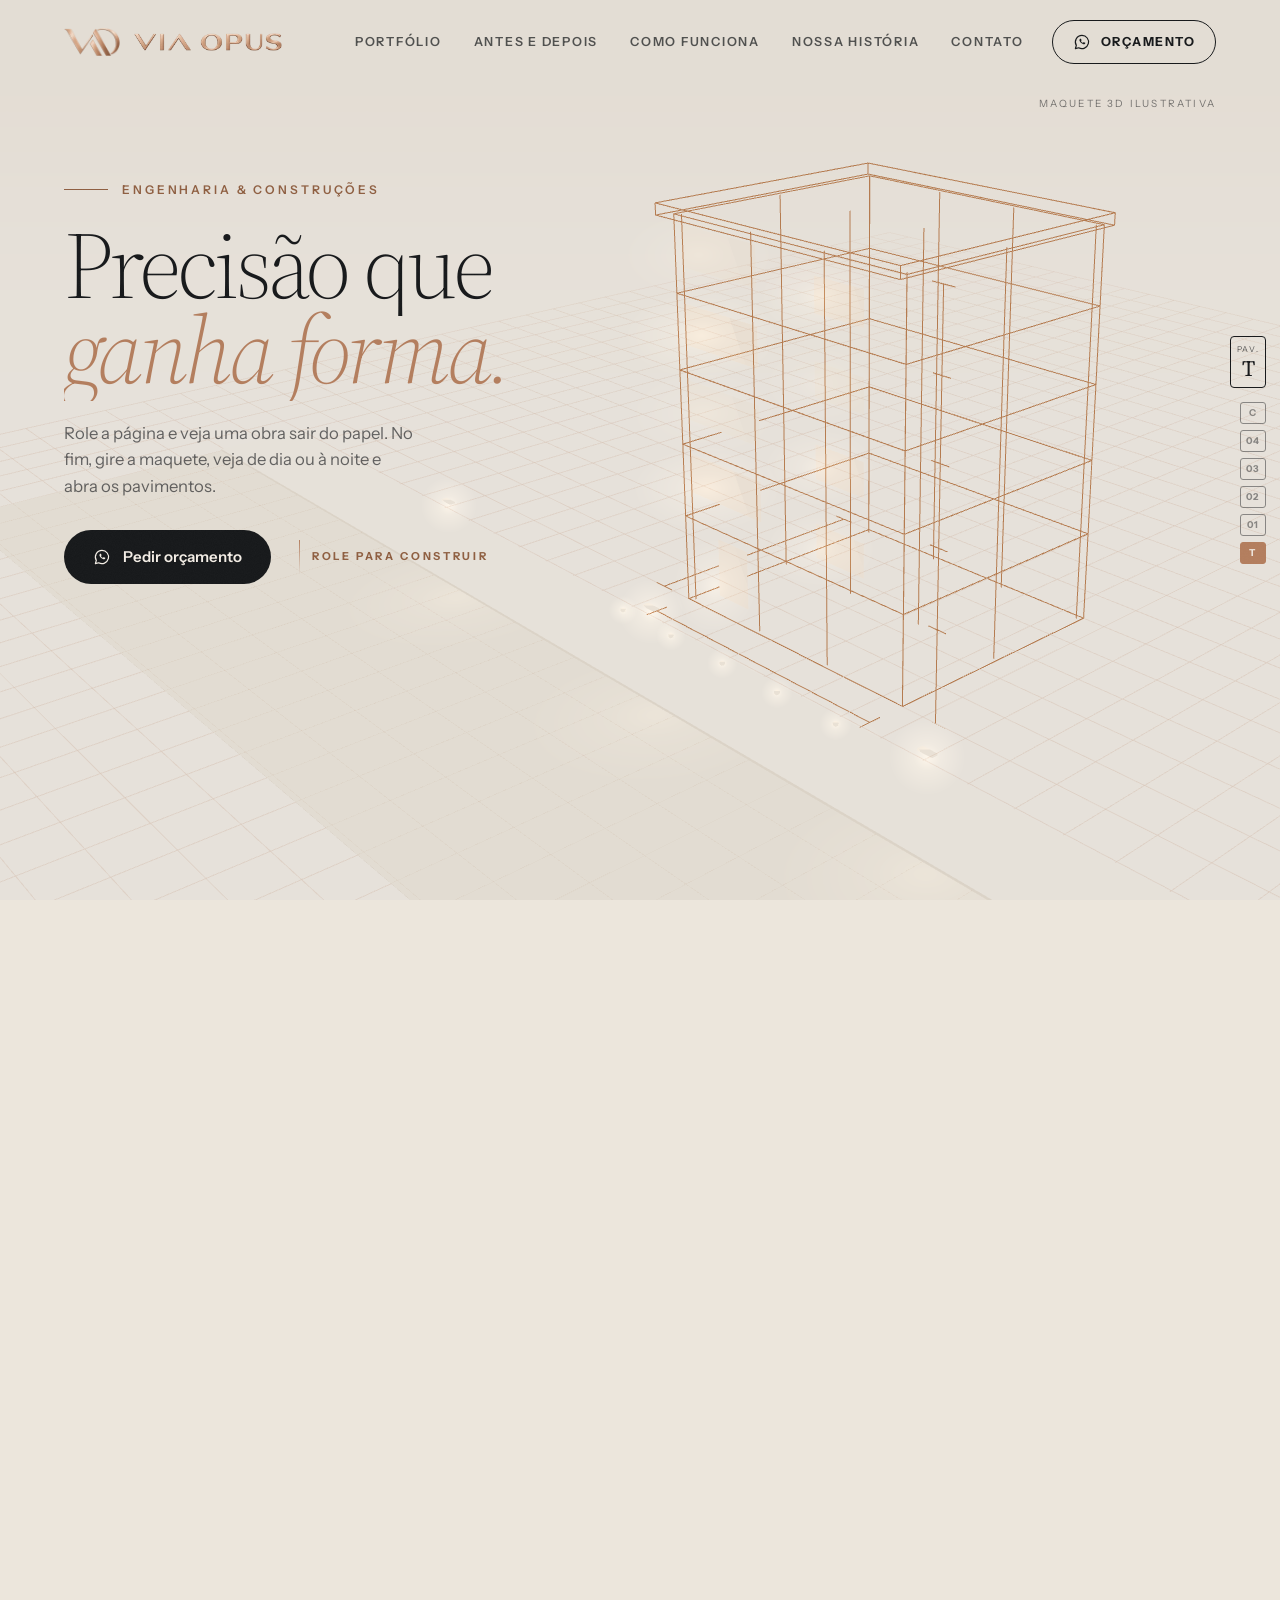
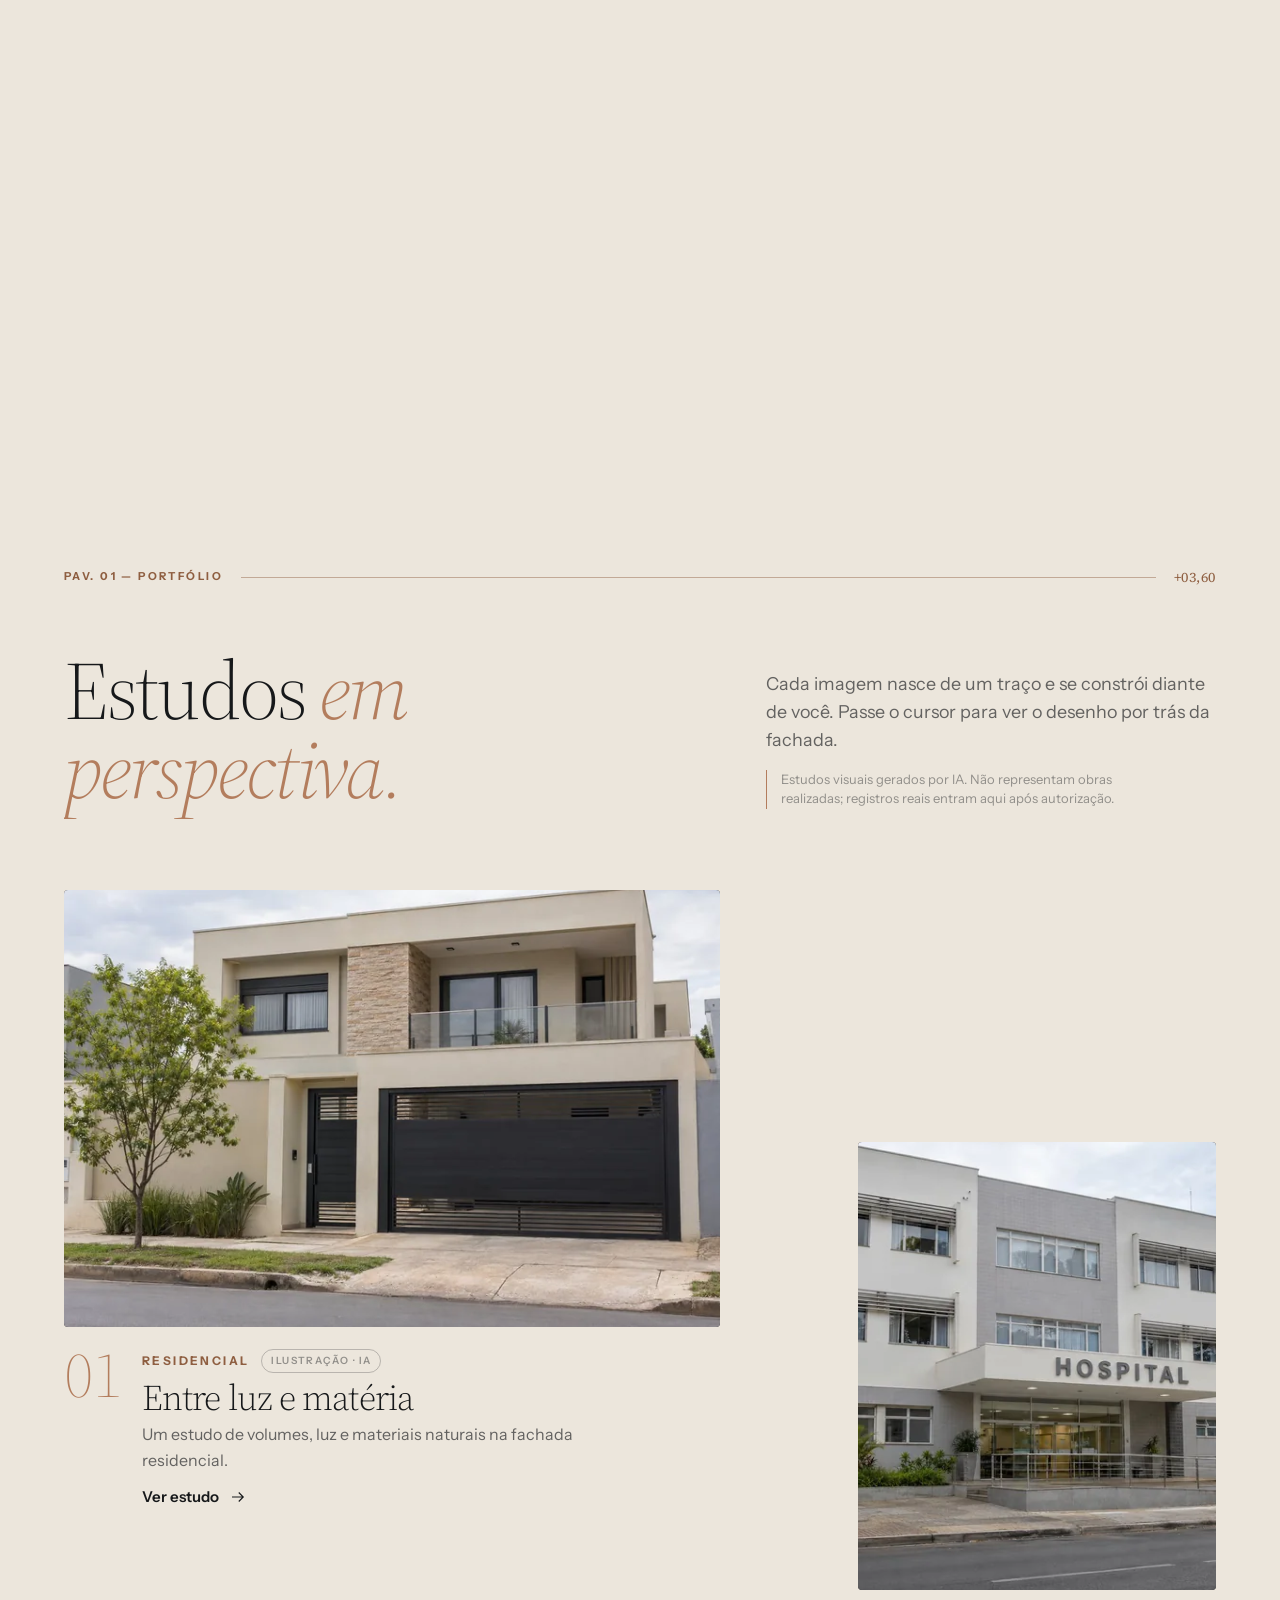
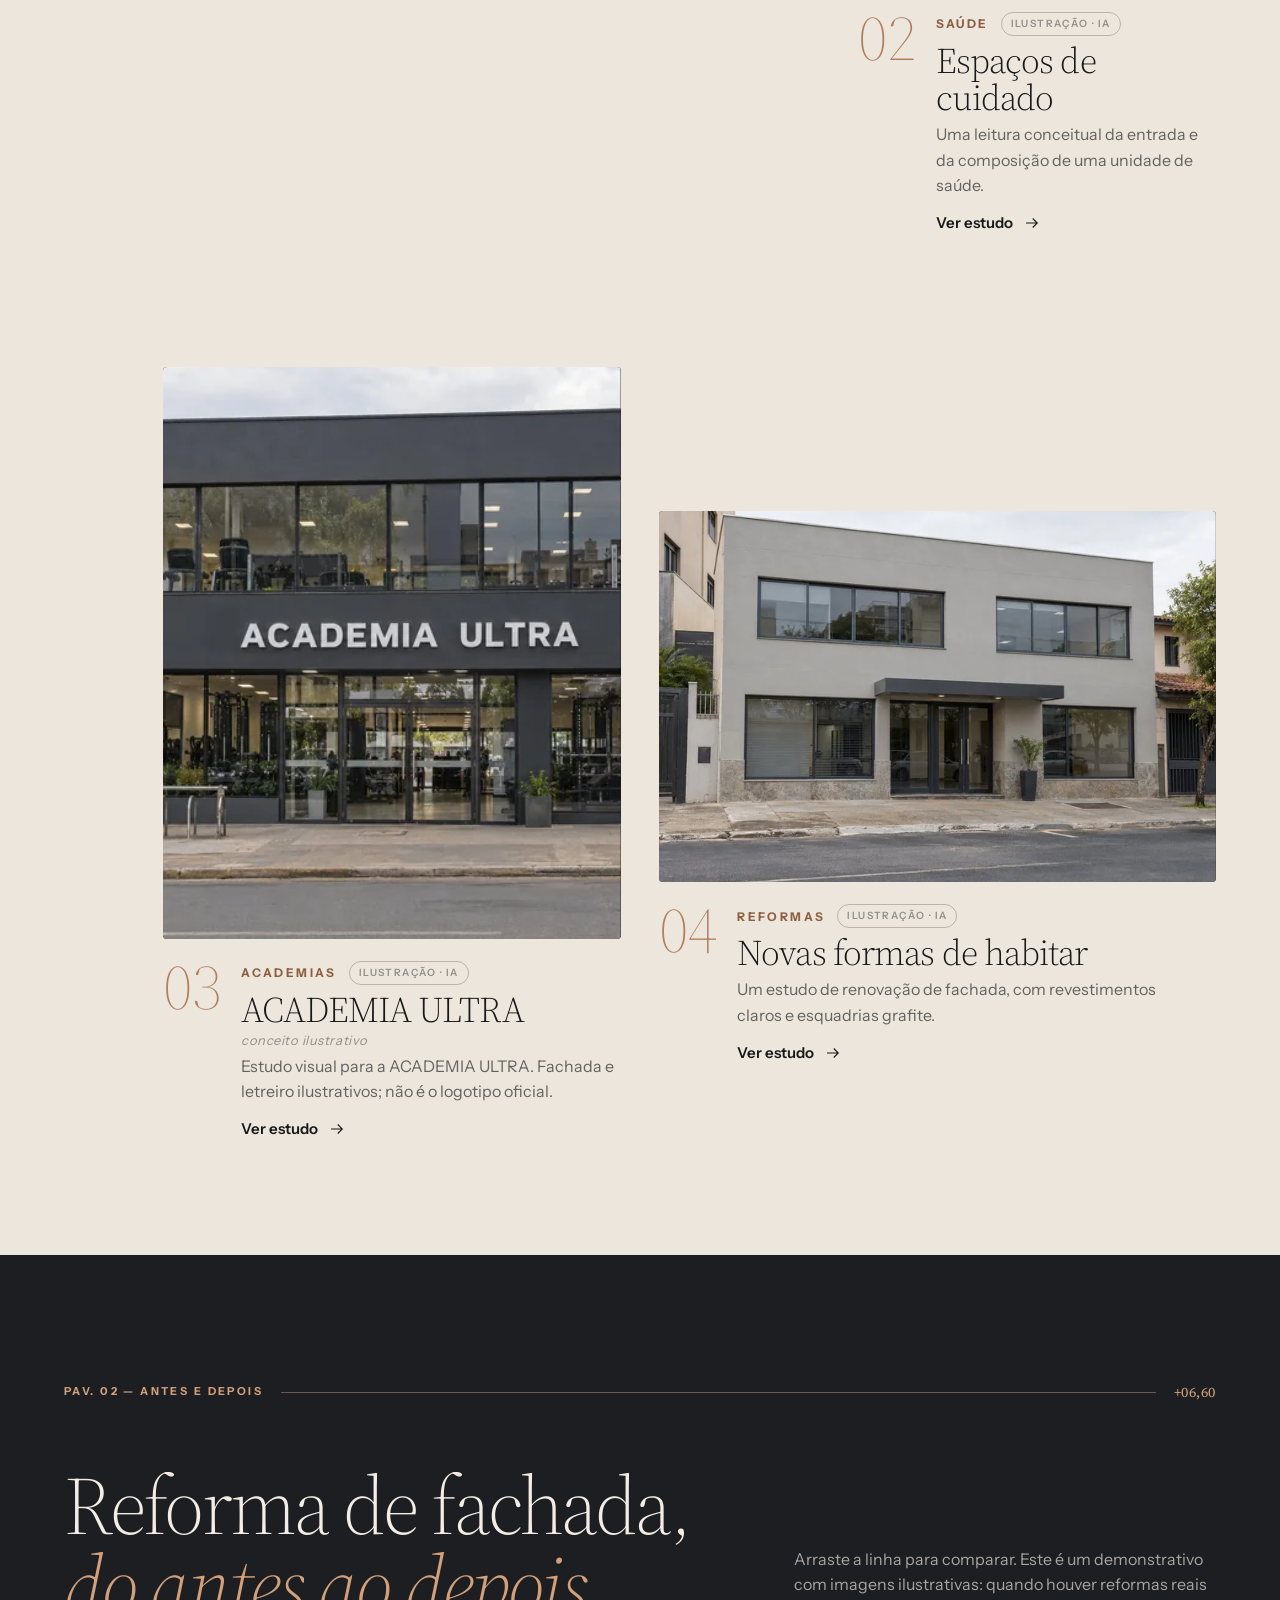
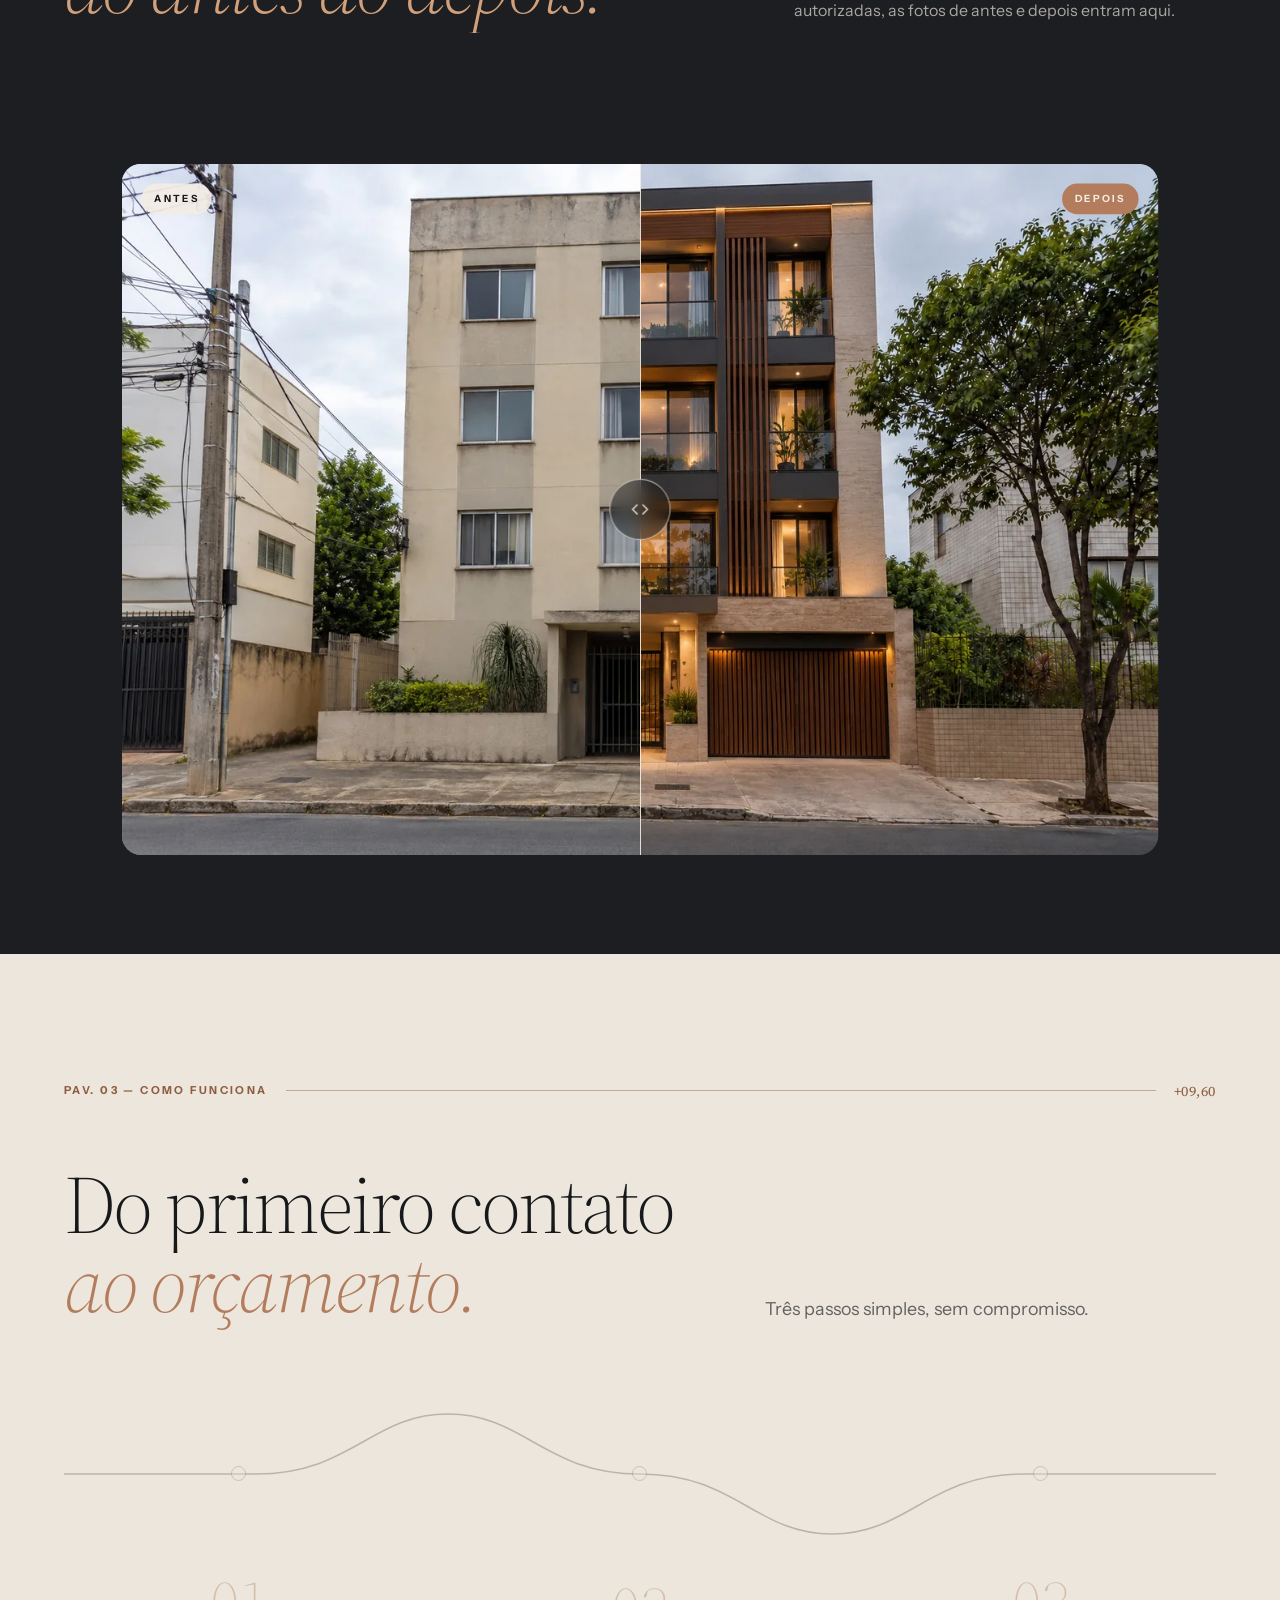
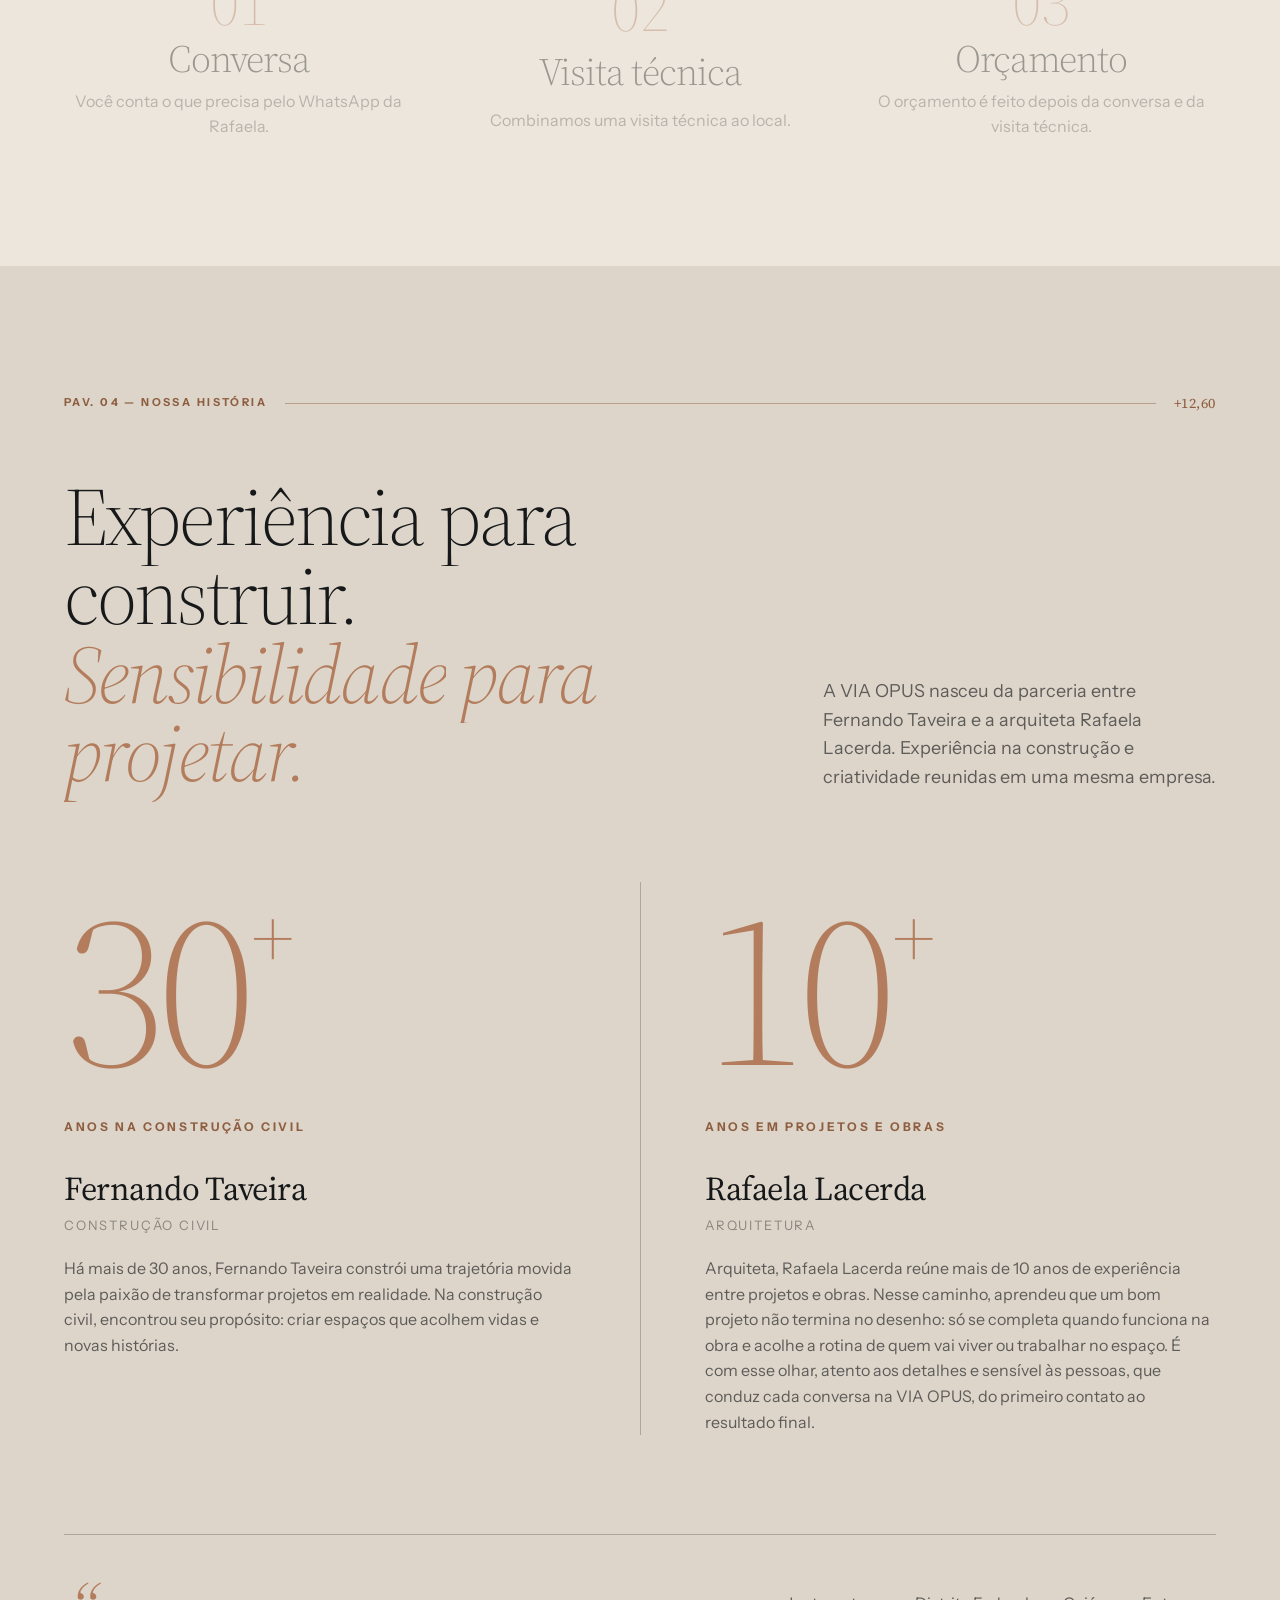
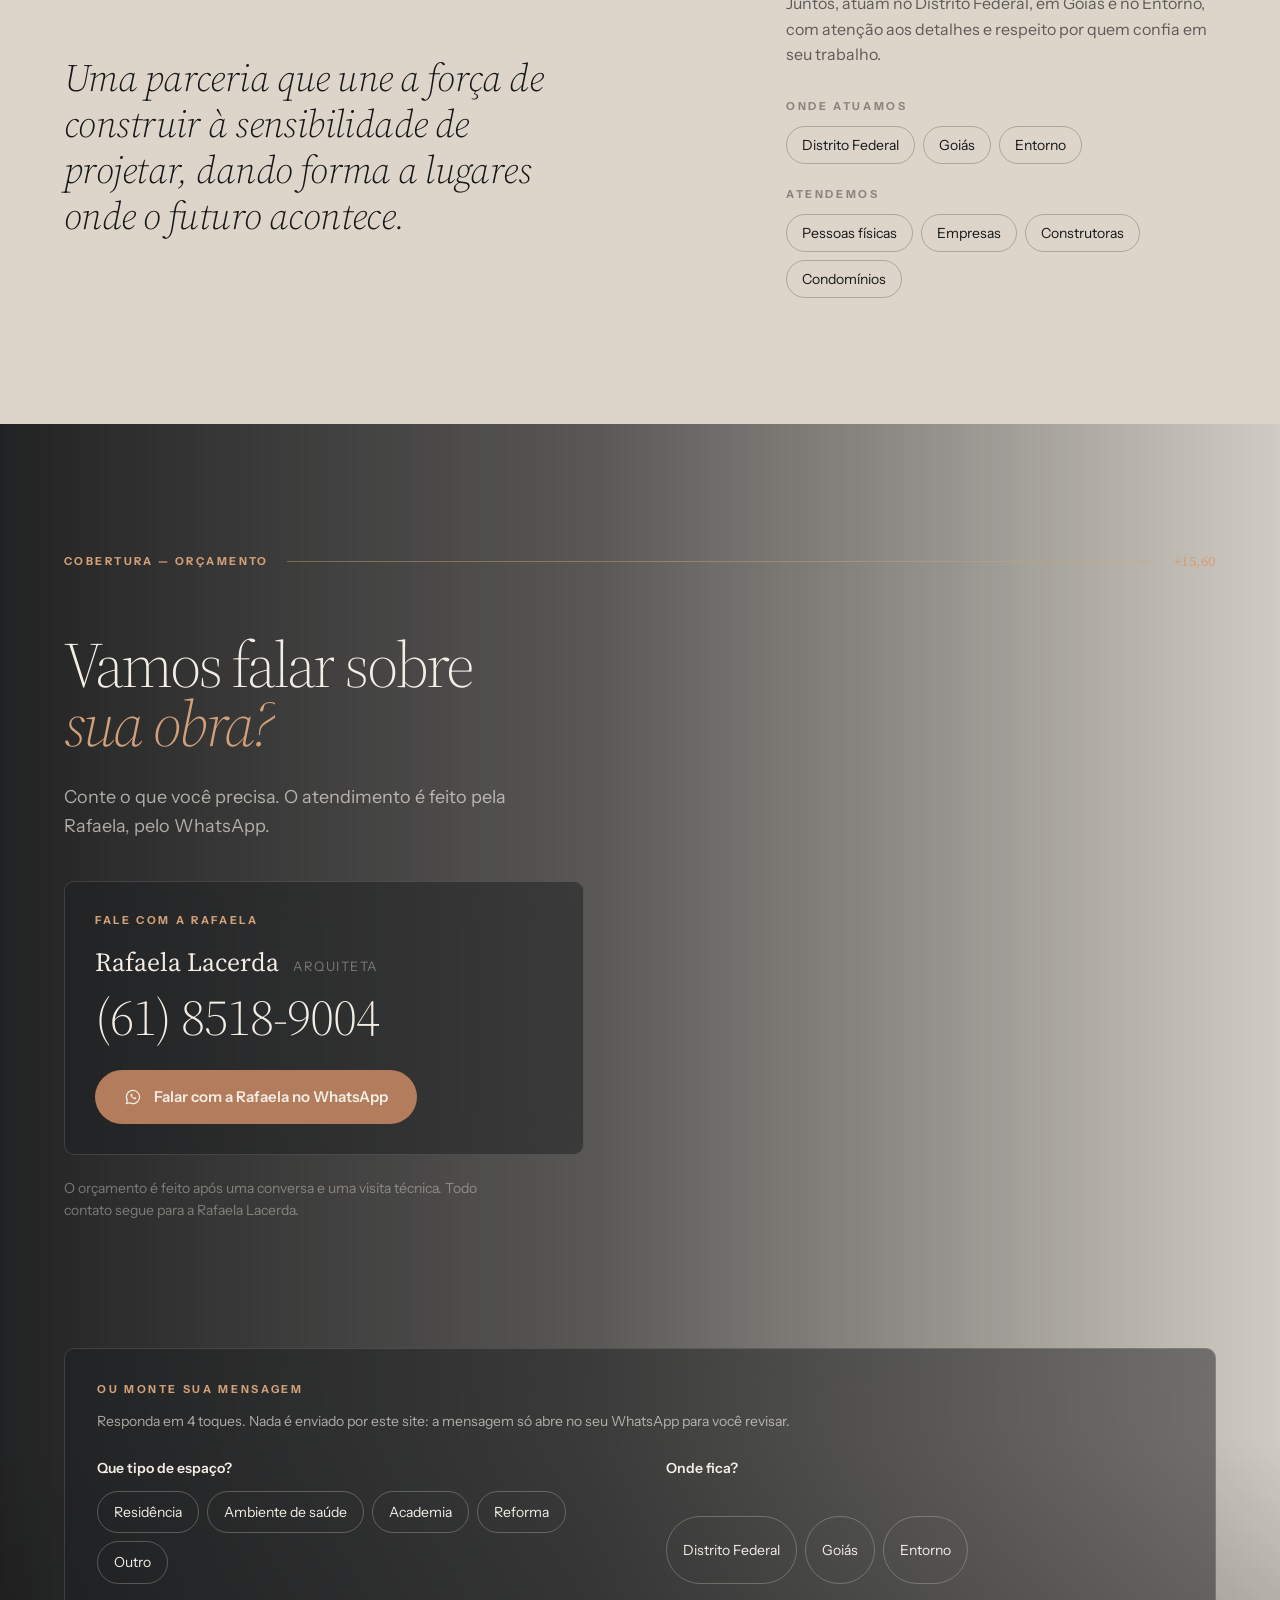
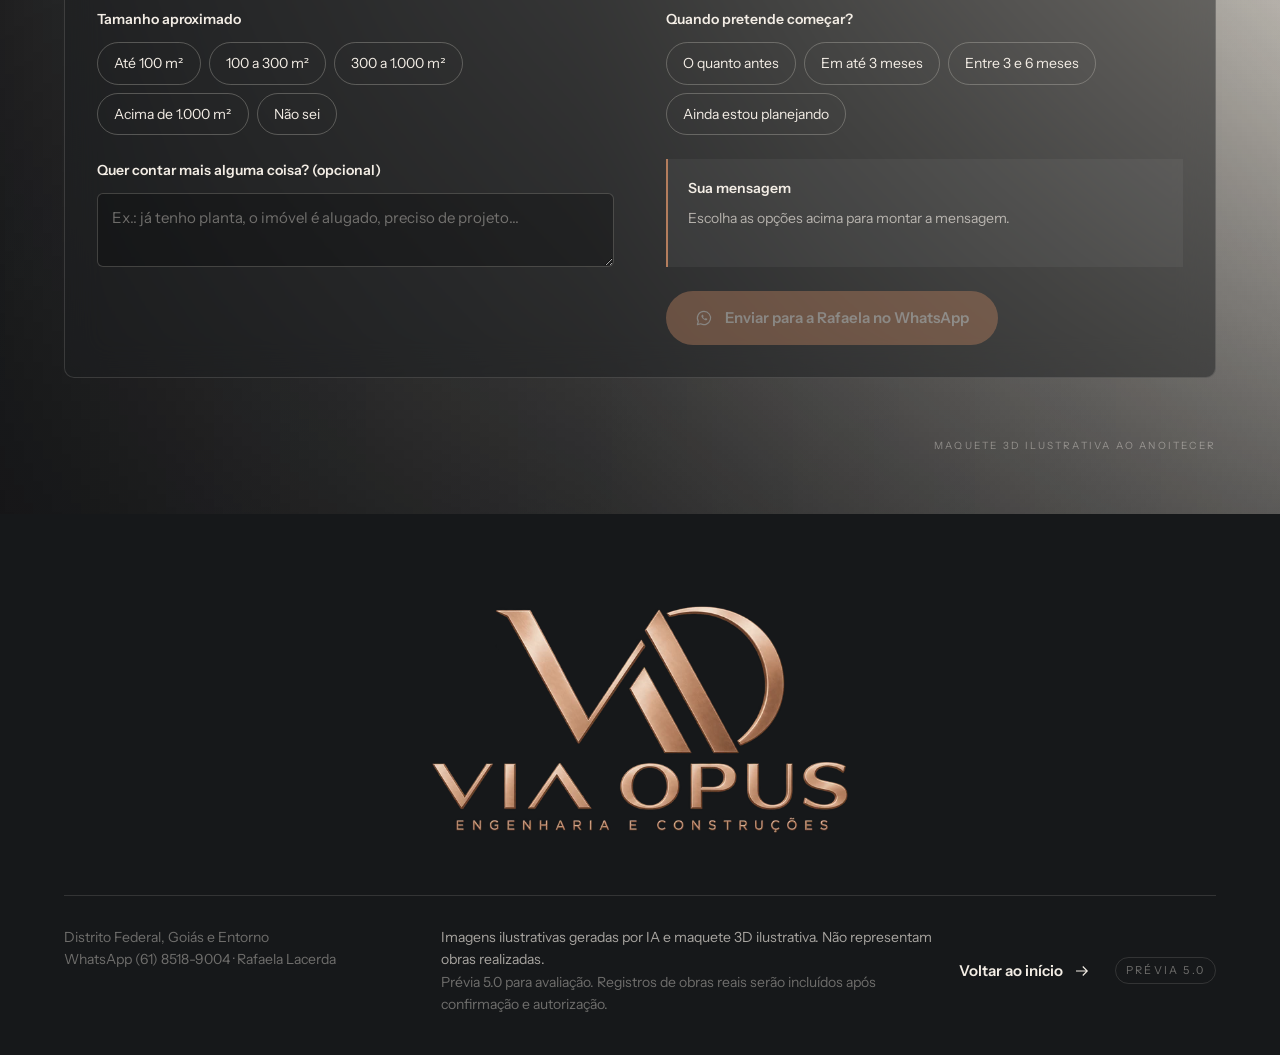
<file: v5/site/index.html>
<!doctype html>
<html lang="pt-BR" class="no-js">
<head>
<meta charset="utf-8">
<meta name="viewport" content="width=device-width,initial-scale=1,viewport-fit=cover">
<meta name="robots" content="noindex,nofollow">
<meta name="theme-color" content="#ece6dc">
<meta name="view-transition" content="same-origin">
<meta name="description" content="VIA OPUS — Engenharia &amp; Construções. Construção e reformas residenciais, de saúde, academias e espaços comerciais no Distrito Federal, em Goiás e no Entorno. Peça seu orçamento pelo WhatsApp.">
<title>VIA OPUS — Engenharia &amp; Construções</title>

<meta property="og:type" content="website">
<meta property="og:locale" content="pt_BR">
<meta property="og:site_name" content="VIA OPUS">
<meta property="og:title" content="VIA OPUS — Engenharia &amp; Construções">
<meta property="og:description" content="VIA OPUS — Engenharia &amp; Construções. Construção e reformas residenciais, de saúde, academias e espaços comerciais no Distrito Federal, em Goiás e no Entorno. Peça seu orçamento pelo WhatsApp.">
<meta property="og:image" content="assets/via-opus-compartilhar-1200x630.jpg">
<meta property="og:image:width" content="1200">
<meta property="og:image:height" content="630">
<meta name="twitter:card" content="summary_large_image">
<link rel="icon" href="assets/via-opus-icone-128.webp" type="image/webp">
<link rel="stylesheet" href="fonts.css">
<link rel="stylesheet" href="styles.css">
<script src="boot.js"></script>
<script src="assets/js/three.min.js" defer></script>
<script src="obra3d.js" defer></script>
<script src="app.js" defer></script>
<script type="application/ld+json">{"@context":"https://schema.org","@type":"GeneralContractor","name":"VIA OPUS — Engenharia & Construções","alternateName":"VIA OPUS","description":"VIA OPUS — Engenharia & Construções. Construção e reformas residenciais, de saúde, academias e espaços comerciais no Distrito Federal, em Goiás e no Entorno. Peça seu orçamento pelo WhatsApp.","telephone":"+556185189004","areaServed":[{"@type":"AdministrativeArea","name":"Distrito Federal"},{"@type":"AdministrativeArea","name":"Goiás"}],"founder":[{"@type":"Person","name":"Fernando Taveira"},{"@type":"Person","name":"Rafaela Lacerda","jobTitle":"Arquiteta"}],"contactPoint":[{"@type":"ContactPoint","contactType":"orçamentos","telephone":"+556185189004","availableLanguage":"pt-BR"}]}</script>
</head>
<body>
<div class="sky" aria-hidden="true"></div>
<canvas class="stage3d" aria-hidden="true"></canvas>

<div class="loader" aria-hidden="true">
  <div class="loader-in">
    <svg class="loader-draw" viewBox="0 0 120 150" width="120" height="150" fill="none" stroke="currentColor" stroke-width="1.2">
      <path pathLength="1" d="M10 140h100"/><path pathLength="1" d="M22 140V18h76v122"/><path pathLength="1" d="M18 18h84M22 42h76M22 66h76M22 90h76M22 114h76"/>
      <path pathLength="1" d="M30 24h22v12H30zM30 48h22v12H30zM30 72h22v12H30zM30 96h22v12H30zM70 24h20v12H70zM70 48h20v12H70zM70 72h20v12H70zM70 96h20v12H70zM34 118h16v22H34zM66 120h26v20H66z"/>
      <path pathLength="1" d="M58 42v72M61 42v72M64 42v72"/>
    </svg>
    <p><span>Preparando o canteiro</span> <b data-pct>0</b>%</p>
  </div>
</div>
<div class="progress" aria-hidden="true"><i></i></div>
<div class="cursor" aria-hidden="true"><span></span></div>
<a class="skip" href="#conteudo">Pular para o conteúdo</a>

<header class="hd">
  <div class="hd-in">
    <a class="hd-brand" href="#canteiro" aria-label="VIA OPUS — Engenharia &amp; Construções. Ir para o início">
      <img class="hd-mono" src="assets/via-opus-monograma-240.webp" width="240" height="123" alt="">
      <img class="hd-word" src="assets/via-opus-nome-480.webp" width="480" height="58" alt="">
    </a>
    <nav class="hd-nav" aria-label="Navegação principal">
        <a href="#obras"><span>Portfólio</span></a>
        <a href="#transformacao"><span>Antes e depois</span></a>
        <a href="#processo"><span>Como funciona</span></a>
        <a href="#historia"><span>Nossa história</span></a>
        <a href="#contato"><span>Contato</span></a>
    </nav>
    <a class="hd-cta" href="https://wa.me/556185189004?text=Ol%C3%A1%2C%20Rafaela!%20Vim%20pelo%20site%20da%20VIA%20OPUS%20e%20gostaria%20de%20pedir%20um%20or%C3%A7amento.%0A%0AOrigem%3A%20site%20VIA%20OPUS%20%C2%B7%20cabe%C3%A7alho" target="_blank" rel="noopener noreferrer"><svg class="ico-wa" viewBox="0 0 24 24" width="18" height="18" aria-hidden="true" focusable="false"><path d="M12 3.2a8.8 8.8 0 0 0-7.55 13.33L3.2 20.8l4.4-1.15A8.8 8.8 0 1 0 12 3.2z" fill="none" stroke="currentColor" stroke-width="1.6" stroke-linejoin="round"/><path d="M9.1 7.9c.2-.4.45-.4.75-.4h.35c.18 0 .38.02.52.4l.62 1.5c.08.2.05.4-.08.56l-.5.6c-.12.15-.14.3-.04.48.5.9 1.2 1.6 2.2 2.1.2.1.36.1.5-.06l.7-.8c.15-.17.33-.2.53-.1l1.5.72c.2.1.3.2.3.38 0 .55-.28 1.1-.74 1.46-.5.4-1.15.5-1.8.3-2.7-.84-4.5-2.7-5.3-4.9-.2-.66-.02-1.3.39-1.84z" fill="currentColor"/></svg><span>Orçamento</span></a>
    <details class="mm">
      <summary aria-label="Abrir menu"><span class="mm-l">Menu</span><i aria-hidden="true"></i></summary>
      <nav class="mm-panel" aria-label="Navegação (celular)">
        <ol>
          <li><a href="#obras"><small>01</small>Portfólio</a></li>
          <li><a href="#transformacao"><small>02</small>Antes e depois</a></li>
          <li><a href="#processo"><small>03</small>Como funciona</a></li>
          <li><a href="#historia"><small>04</small>Nossa história</a></li>
          <li><a href="#contato"><small>05</small>Contato</a></li>
        </ol>
        <a class="btn btn-copper mm-wa" href="https://wa.me/556185189004?text=Ol%C3%A1%2C%20Rafaela!%20Vim%20pelo%20site%20da%20VIA%20OPUS%20e%20gostaria%20de%20pedir%20um%20or%C3%A7amento.%0A%0AOrigem%3A%20site%20VIA%20OPUS%20%C2%B7%20cabe%C3%A7alho" target="_blank" rel="noopener noreferrer"><svg class="ico-wa" viewBox="0 0 24 24" width="18" height="18" aria-hidden="true" focusable="false"><path d="M12 3.2a8.8 8.8 0 0 0-7.55 13.33L3.2 20.8l4.4-1.15A8.8 8.8 0 1 0 12 3.2z" fill="none" stroke="currentColor" stroke-width="1.6" stroke-linejoin="round"/><path d="M9.1 7.9c.2-.4.45-.4.75-.4h.35c.18 0 .38.02.52.4l.62 1.5c.08.2.05.4-.08.56l-.5.6c-.12.15-.14.3-.04.48.5.9 1.2 1.6 2.2 2.1.2.1.36.1.5-.06l.7-.8c.15-.17.33-.2.53-.1l1.5.72c.2.1.3.2.3.38 0 .55-.28 1.1-.74 1.46-.5.4-1.15.5-1.8.3-2.7-.84-4.5-2.7-5.3-4.9-.2-.66-.02-1.3.39-1.84z" fill="currentColor"/></svg><span>Falar com a Rafaela no WhatsApp</span></a>
        <p class="mm-foot">Distrito Federal · Goiás · Entorno</p>
      </nav>
    </details>
  </div>
</header>

<nav class="elev" aria-label="Pavimentos">
  <p class="elev-now" aria-hidden="true"><small>PAV.</small><b data-floor-now>T</b></p>
  <ol><li><a href="#canteiro"><b>T</b><span>Canteiro</span></a></li><li><a href="#obras"><b>01</b><span>Portfólio</span></a></li><li><a href="#transformacao"><b>02</b><span>Antes e depois</span></a></li><li><a href="#processo"><b>03</b><span>Como funciona</span></a></li><li><a href="#historia"><b>04</b><span>Nossa história</span></a></li><li><a href="#contato"><b>C</b><span>Cobertura</span></a></li></ol>
</nav>

<main id="conteudo">

<section id="canteiro" class="cant" data-theme="light" aria-labelledby="cant-t">
  <div class="cant-sticky">
    <picture class="cant-poster">
      <source media="(max-aspect-ratio: 1/1)" srcset="assets/maquete-final-900.webp">
      <img src="assets/maquete-final-1920.webp" width="1920" height="1080" alt="Maquete 3D ilustrativa de um prédio de quatro pavimentos ao anoitecer, com janelas iluminadas, ripas de madeira e volume em pedra." decoding="async">
    </picture>
    <div class="cant-drag" aria-hidden="true"></div>
    <div class="cant-ui">
      <div class="cant-hero wrap">
        <p class="kicker"><span class="kline" aria-hidden="true"></span>Engenharia &amp; Construções</p>
        <h1 class="cant-t" id="cant-t" data-vf><span class="ln"><span>Precisão que</span></span> <span class="ln"><em>ganha forma.</em></span></h1>
        <p class="cant-desc">Role a página e veja uma obra sair do papel. No fim, gire a maquete, veja de dia ou à noite e abra os pavimentos.</p>
        <p class="cant-actions">
          <a class="btn btn-ink" href="https://wa.me/556185189004?text=Ol%C3%A1%2C%20Rafaela!%20Vim%20pelo%20site%20da%20VIA%20OPUS%20e%20gostaria%20de%20pedir%20um%20or%C3%A7amento.%0A%0AOrigem%3A%20site%20VIA%20OPUS%20%C2%B7%20bot%C3%A3o%20da%20abertura" target="_blank" rel="noopener noreferrer" data-magnetic><svg class="ico-wa" viewBox="0 0 24 24" width="18" height="18" aria-hidden="true" focusable="false"><path d="M12 3.2a8.8 8.8 0 0 0-7.55 13.33L3.2 20.8l4.4-1.15A8.8 8.8 0 1 0 12 3.2z" fill="none" stroke="currentColor" stroke-width="1.6" stroke-linejoin="round"/><path d="M9.1 7.9c.2-.4.45-.4.75-.4h.35c.18 0 .38.02.52.4l.62 1.5c.08.2.05.4-.08.56l-.5.6c-.12.15-.14.3-.04.48.5.9 1.2 1.6 2.2 2.1.2.1.36.1.5-.06l.7-.8c.15-.17.33-.2.53-.1l1.5.72c.2.1.3.2.3.38 0 .55-.28 1.1-.74 1.46-.5.4-1.15.5-1.8.3-2.7-.84-4.5-2.7-5.3-4.9-.2-.66-.02-1.3.39-1.84z" fill="currentColor"/></svg><span>Pedir orçamento</span></a>
          <span class="cant-dica" aria-hidden="true"><i></i>Role para construir</span>
        </p>
      </div>
      <div class="cant-stage wrap" aria-hidden="true">
        <p class="st-k">Etapa <b data-st-n>01</b><small>/06</small></p>
        <p class="st-t" data-st-t>Projeto</p>
        <p class="st-d" data-st-d>Tudo começa no papel: medidas, ideias e um plano claro para a obra.</p>
      </div>
      <div class="cant-final wrap">
        <p class="cant-final-t">A próxima obra pode ser a sua.</p>
        <a class="btn btn-copper" href="https://wa.me/556185189004?text=Ol%C3%A1%2C%20Rafaela!%20Vim%20pelo%20site%20da%20VIA%20OPUS%20e%20gostaria%20de%20pedir%20um%20or%C3%A7amento.%0A%0AOrigem%3A%20site%20VIA%20OPUS%20%C2%B7%20fim%20da%20maquete%203D" target="_blank" rel="noopener noreferrer" data-magnetic><svg class="ico-wa" viewBox="0 0 24 24" width="18" height="18" aria-hidden="true" focusable="false"><path d="M12 3.2a8.8 8.8 0 0 0-7.55 13.33L3.2 20.8l4.4-1.15A8.8 8.8 0 1 0 12 3.2z" fill="none" stroke="currentColor" stroke-width="1.6" stroke-linejoin="round"/><path d="M9.1 7.9c.2-.4.45-.4.75-.4h.35c.18 0 .38.02.52.4l.62 1.5c.08.2.05.4-.08.56l-.5.6c-.12.15-.14.3-.04.48.5.9 1.2 1.6 2.2 2.1.2.1.36.1.5-.06l.7-.8c.15-.17.33-.2.53-.1l1.5.72c.2.1.3.2.3.38 0 .55-.28 1.1-.74 1.46-.5.4-1.15.5-1.8.3-2.7-.84-4.5-2.7-5.3-4.9-.2-.66-.02-1.3.39-1.84z" fill="currentColor"/></svg><span>Conversar com a Rafaela</span></a>
        <div class="explore" role="group" aria-label="Explore a maquete">
          <p class="explore-t">Explore a maquete</p>
          <div class="explore-b">
            <button type="button" class="xb" data-x="night" aria-pressed="true" data-on="Noite" data-off="Dia"><i aria-hidden="true"></i><span>Noite</span></button>
            <button type="button" class="xb" data-x="explode" aria-pressed="false" data-on="Montar de novo" data-off="Vista explodida"><i aria-hidden="true"></i><span>Vista explodida</span></button>
          </div>
          <p class="explore-h" aria-hidden="true"><i></i>Arraste para girar</p>
        </div>
      </div>
      <p class="cant-cota" aria-hidden="true"><small>Cota</small><b data-cota>+00,00</b><small>m</small></p>
      <div class="cant-bar wrap">
        <ol class="cant-etapas"><li><span class="ce-n">01</span><span class="ce-t">Projeto</span><span class="ce-d">Tudo começa no papel: medidas, ideias e um plano claro para a obra.</span></li><li><span class="ce-n">02</span><span class="ce-t">Fundação</span><span class="ce-d">A base que ninguém vê e que sustenta tudo o que vem depois.</span></li><li><span class="ce-n">03</span><span class="ce-t">Estrutura</span><span class="ce-d">Pilares e lajes sobem, pavimento por pavimento.</span></li><li><span class="ce-n">04</span><span class="ce-t">Vedação</span><span class="ce-d">As paredes fecham os espaços e a forma do prédio aparece.</span></li><li><span class="ce-n">05</span><span class="ce-t">Fachada</span><span class="ce-d">Vidro, madeira e pedra: os acabamentos dão identidade à obra.</span></li><li><span class="ce-n">06</span><span class="ce-t">Entrega</span><span class="ce-d">Luzes acesas. O espaço pronto para receber quem vai viver nele.</span></li></ol>
        <span class="cant-line" aria-hidden="true"><i></i></span>
      </div>
      <p class="cant-selo" title="Maquete 3D ilustrativa: mostra as etapas de uma obra, não um projeto real da VIA OPUS.">Maquete 3D ilustrativa</p>
      <div class="hud" aria-label="Detalhes da maquete"><div class="hs" data-hs="ripado"><button type="button" class="hs-b" aria-expanded="false" aria-controls="hs-ripado"><span class="sr">Ripado de madeira</span><i aria-hidden="true"></i></button><div class="hs-tip" id="hs-ripado" role="note"><b>Ripado de madeira</b><span>Ritmo vertical e calor natural na fachada.</span></div></div><div class="hs" data-hs="vidro"><button type="button" class="hs-b" aria-expanded="false" aria-controls="hs-vidro"><span class="sr">Pele de vidro</span><i aria-hidden="true"></i></button><div class="hs-tip" id="hs-vidro" role="note"><b>Pele de vidro</b><span>Luz natural e vista ampla, com guarda-corpo em vidro.</span></div></div><div class="hs" data-hs="pedra"><button type="button" class="hs-b" aria-expanded="false" aria-controls="hs-pedra"><span class="sr">Revestimento em pedra</span><i aria-hidden="true"></i></button><div class="hs-tip" id="hs-pedra" role="note"><b>Revestimento em pedra</b><span>Textura e durabilidade no volume da direita.</span></div></div><div class="hs" data-hs="coroamento"><button type="button" class="hs-b" aria-expanded="false" aria-controls="hs-coroamento"><span class="sr">Coroamento</span><i aria-hidden="true"></i></button><div class="hs-tip" id="hs-coroamento" role="note"><b>Coroamento</b><span>O acabamento escuro que arremata o volume no alto.</span></div></div></div>
      <div class="floors" aria-hidden="true"><span class="fl" data-fl="0">Térreo</span><span class="fl" data-fl="1">1º pavimento</span><span class="fl" data-fl="2">2º pavimento</span><span class="fl" data-fl="3">3º pavimento</span><span class="fl" data-fl="4">4º pavimento</span><span class="fl" data-fl="5">Cobertura</span></div>
    </div>
  </div>
  <p class="sr">Maquete 3D ilustrativa: mostra as etapas de uma obra, não um projeto real da VIA OPUS.</p>
</section>

<section id="obras" class="obras" data-theme="light" aria-labelledby="obras-t">
  <div class="wrap">
    <div class="level" data-reveal aria-hidden="true"><span>PAV. 01 — Portfólio</span><i></i><span>+03,60</span></div>
    <header class="obras-head">
      <h2 class="sec-t" id="obras-t" data-split data-vf>Estudos <em>em perspectiva.</em></h2>
      <div data-reveal>
        <p class="sec-lede">Cada imagem nasce de um traço e se constrói diante de você. Passe o cursor para ver o desenho por trás da fachada.</p>
        <p class="aviso">Estudos visuais gerados por IA. Não representam obras realizadas; registros reais entram aqui após autorização.</p>
      </div>
    </header>
    <div class="gal">
      <article class="pf pf--1" id="estudo-residencial">
        <a class="pf-media build" href="assets/residencial-1536.webp" data-open="0" data-cursor="Ver" aria-label="Ver estudo: Entre luz e matéria">
          <span class="pf-skew">
            <span class="grid-bg" aria-hidden="true"></span>
            <img class="traco" src="assets/residencial-traco-1536.webp" width="1536" height="1024" alt="" loading="lazy" decoding="async">
            <span class="foto"><img src="assets/residencial-1280.webp" srcset="assets/residencial-768.webp 768w, assets/residencial-1280.webp 1280w, assets/residencial-1536.webp 1536w" sizes="(min-width: 1000px) 58vw, 100vw" width="1536" height="1024" alt="Fachada ilustrativa de uma residência contemporânea sob luz natural difusa, com portão e revestimento em pedra." loading="lazy" decoding="async"></span>
            <span class="scan" aria-hidden="true"></span><span class="rise" aria-hidden="true"></span>
            <span class="xray" aria-hidden="true"><img src="assets/residencial-traco-1536.webp" width="1536" height="1024" alt="" loading="lazy" decoding="async"></span>
          </span>
        </a>
        <div class="pf-cap">
          <span class="pf-num" aria-hidden="true">01</span>
          <div class="pf-txt">
            <p class="pf-area">Residencial <span class="tag-ia">Ilustração · IA</span></p>
            <h3 class="pf-t">Entre luz e matéria</h3>
            <p class="pf-d">Um estudo de volumes, luz e materiais naturais na fachada residencial.</p>
          </div>
          <button type="button" class="link-arrow" data-open="0"><span>Ver estudo</span><svg class="ico-arrow" viewBox="0 0 24 24" width="18" height="18" aria-hidden="true" focusable="false"><path d="M4 12h15M13 6l6 6-6 6" fill="none" stroke="currentColor" stroke-width="1.5"/></svg></button>
        </div>
      </article>
      <article class="pf pf--2" id="estudo-hospitalar">
        <a class="pf-media build" href="assets/hospitalar-1536.webp" data-open="1" data-cursor="Ver" aria-label="Ver estudo: Espaços de cuidado">
          <span class="pf-skew">
            <span class="grid-bg" aria-hidden="true"></span>
            <img class="traco" src="assets/hospitalar-traco-1536.webp" width="1536" height="1024" alt="" loading="lazy" decoding="async">
            <span class="foto"><img src="assets/hospitalar-1280.webp" srcset="assets/hospitalar-768.webp 768w, assets/hospitalar-1280.webp 1280w, assets/hospitalar-1536.webp 1536w" sizes="(min-width: 1000px) 58vw, 100vw" width="1536" height="1024" alt="Fachada ilustrativa de uma unidade de saúde, com entrada coberta e janelas em fita." loading="lazy" decoding="async"></span>
            <span class="scan" aria-hidden="true"></span><span class="rise" aria-hidden="true"></span>
            <span class="xray" aria-hidden="true"><img src="assets/hospitalar-traco-1536.webp" width="1536" height="1024" alt="" loading="lazy" decoding="async"></span>
          </span>
        </a>
        <div class="pf-cap">
          <span class="pf-num" aria-hidden="true">02</span>
          <div class="pf-txt">
            <p class="pf-area">Saúde <span class="tag-ia">Ilustração · IA</span></p>
            <h3 class="pf-t">Espaços de cuidado</h3>
            <p class="pf-d">Uma leitura conceitual da entrada e da composição de uma unidade de saúde.</p>
          </div>
          <button type="button" class="link-arrow" data-open="1"><span>Ver estudo</span><svg class="ico-arrow" viewBox="0 0 24 24" width="18" height="18" aria-hidden="true" focusable="false"><path d="M4 12h15M13 6l6 6-6 6" fill="none" stroke="currentColor" stroke-width="1.5"/></svg></button>
        </div>
      </article>
      <article class="pf pf--3" id="estudo-academias">
        <a class="pf-media build" href="assets/academias-1536.webp" data-open="2" data-cursor="Ver" aria-label="Ver estudo: ACADEMIA ULTRA (conceito ilustrativo)">
          <span class="pf-skew">
            <span class="grid-bg" aria-hidden="true"></span>
            <img class="traco" src="assets/academias-traco-1536.webp" width="1536" height="1024" alt="" loading="lazy" decoding="async">
            <span class="foto"><img src="assets/academias-1280.webp" srcset="assets/academias-768.webp 768w, assets/academias-1280.webp 1280w, assets/academias-1536.webp 1536w" sizes="(min-width: 1000px) 58vw, 100vw" width="1536" height="1024" alt="Fachada ilustrativa de uma academia, com o letreiro ACADEMIA ULTRA. É um conceito, não a obra real." loading="lazy" decoding="async"></span>
            <span class="scan" aria-hidden="true"></span><span class="rise" aria-hidden="true"></span>
            <span class="xray" aria-hidden="true"><img src="assets/academias-traco-1536.webp" width="1536" height="1024" alt="" loading="lazy" decoding="async"></span>
          </span>
        </a>
        <div class="pf-cap">
          <span class="pf-num" aria-hidden="true">03</span>
          <div class="pf-txt">
            <p class="pf-area">Academias <span class="tag-ia">Ilustração · IA</span></p>
            <h3 class="pf-t">ACADEMIA ULTRA <small>conceito ilustrativo</small></h3>
            <p class="pf-d">Estudo visual para a ACADEMIA ULTRA. Fachada e letreiro ilustrativos; não é o logotipo oficial.</p>
          </div>
          <button type="button" class="link-arrow" data-open="2"><span>Ver estudo</span><svg class="ico-arrow" viewBox="0 0 24 24" width="18" height="18" aria-hidden="true" focusable="false"><path d="M4 12h15M13 6l6 6-6 6" fill="none" stroke="currentColor" stroke-width="1.5"/></svg></button>
        </div>
      </article>
      <article class="pf pf--4" id="estudo-reformas">
        <a class="pf-media build" href="assets/reformas-1536.webp" data-open="3" data-cursor="Ver" aria-label="Ver estudo: Novas formas de habitar">
          <span class="pf-skew">
            <span class="grid-bg" aria-hidden="true"></span>
            <img class="traco" src="assets/reformas-traco-1536.webp" width="1536" height="1024" alt="" loading="lazy" decoding="async">
            <span class="foto"><img src="assets/reformas-1280.webp" srcset="assets/reformas-768.webp 768w, assets/reformas-1280.webp 1280w, assets/reformas-1536.webp 1536w" sizes="(min-width: 1000px) 58vw, 100vw" width="1536" height="1024" alt="Fachada ilustrativa de um edifício renovado, com revestimentos claros e esquadrias grafite." loading="lazy" decoding="async"></span>
            <span class="scan" aria-hidden="true"></span><span class="rise" aria-hidden="true"></span>
            <span class="xray" aria-hidden="true"><img src="assets/reformas-traco-1536.webp" width="1536" height="1024" alt="" loading="lazy" decoding="async"></span>
          </span>
        </a>
        <div class="pf-cap">
          <span class="pf-num" aria-hidden="true">04</span>
          <div class="pf-txt">
            <p class="pf-area">Reformas <span class="tag-ia">Ilustração · IA</span></p>
            <h3 class="pf-t">Novas formas de habitar</h3>
            <p class="pf-d">Um estudo de renovação de fachada, com revestimentos claros e esquadrias grafite.</p>
          </div>
          <button type="button" class="link-arrow" data-open="3"><span>Ver estudo</span><svg class="ico-arrow" viewBox="0 0 24 24" width="18" height="18" aria-hidden="true" focusable="false"><path d="M4 12h15M13 6l6 6-6 6" fill="none" stroke="currentColor" stroke-width="1.5"/></svg></button>
        </div>
      </article>
    </div>
  </div>
</section>

<section id="transformacao" class="tf" data-theme="dark" aria-labelledby="tf-t">
  <div class="wrap">
    <div class="level" data-reveal aria-hidden="true"><span>PAV. 02 — Antes e depois</span><i></i><span>+06,60</span></div>
    <div class="tf-head">
      <h2 class="sec-t" id="tf-t" data-split>Reforma de fachada, <em>do antes ao depois.</em></h2>
      <p class="tf-desc" data-reveal>Arraste a linha para comparar. Este é um demonstrativo com imagens ilustrativas: quando houver reformas reais autorizadas, as fotos de antes e depois entram aqui.</p>
    </div>
  </div>
  <div class="tf-stage">
    <div class="ba" data-ba data-cursor="Arraste">
      <img class="ba-img" src="assets/depois-1280.webp" srcset="assets/depois-768.webp 768w, assets/depois-1280.webp 1280w, assets/depois-1536.webp 1536w" sizes="100vw" width="1536" height="1024" alt="Imagem ilustrativa do depois: o mesmo prédio renovado, com fachada em pedra clara e madeira ripada, esquadrias pretas, vidro e iluminação." loading="lazy" decoding="async">
      <div class="ba-antes"><img class="ba-img" src="assets/antes-1280.webp" srcset="assets/antes-768.webp 768w, assets/antes-1280.webp 1280w, assets/antes-1536.webp 1536w" sizes="100vw" width="1536" height="1024" alt="Imagem ilustrativa do antes: prédio de quatro andares com pintura desgastada, manchas de umidade e esquadrias simples." loading="lazy" decoding="async"></div>
      <span class="ba-tag ba-tag-a" aria-hidden="true">Antes</span>
      <span class="ba-tag ba-tag-d" aria-hidden="true">Depois</span>
      <span class="ba-line" aria-hidden="true"><span class="ba-knob"><svg viewBox="0 0 24 24" width="22" height="22"><path d="M9 6l-6 6 6 6M15 6l6 6-6 6" fill="none" stroke="currentColor" stroke-width="1.5"/></svg></span></span>
      <input class="ba-range" type="range" min="0" max="100" value="50" step="1" aria-label="Comparar antes e depois">
    </div>
  </div>
</section>

<section id="processo" class="proc" data-theme="light" aria-labelledby="proc-t">
  <div class="wrap">
    <div class="level" data-reveal aria-hidden="true"><span>PAV. 03 — Como funciona</span><i></i><span>+09,60</span></div>
    <header class="proc-head">
      <h2 class="sec-t" id="proc-t" data-split>Do primeiro contato <em>ao orçamento.</em></h2>
      <p class="sec-lede" data-reveal>Três passos simples, sem compromisso.</p>
    </header>
    <div class="path" data-path>
      <svg class="path-svg" viewBox="0 0 1200 160" preserveAspectRatio="none" aria-hidden="true" focusable="false">
        <path class="path-bg" d="M0 80C80 80 120 80 200 80C300 80 320 20 400 20C480 20 500 80 600 80C700 80 720 140 800 140C880 140 900 80 1000 80C1080 80 1120 80 1200 80"/>
        <path class="path-fg" d="M0 80C80 80 120 80 200 80C300 80 320 20 400 20C480 20 500 80 600 80C700 80 720 140 800 140C880 140 900 80 1000 80C1080 80 1120 80 1200 80"/>
      </svg>
      <span class="path-v" aria-hidden="true"><i></i></span>
      <ol class="path-list">
        <li class="ps" data-ps="0">
          <span class="ps-dot" aria-hidden="true"></span>
          <span class="ps-ico" aria-hidden="true"><svg viewBox="0 0 48 48" width="44" height="44" aria-hidden="true" focusable="false"><path class="draw" pathLength="1" d="M8 12h32v20H22l-8 7v-7H8z" fill="none" stroke="currentColor" stroke-width="1.6" stroke-linejoin="round"/><path class="draw" pathLength="1" d="M15 20h18M15 25h12" fill="none" stroke="currentColor" stroke-width="1.6"/></svg></span>
          <span class="ps-n" aria-hidden="true">01</span>
          <h3>Conversa</h3>
          <p>Você conta o que precisa pelo WhatsApp da Rafaela.</p>
        </li>
        <li class="ps" data-ps="1">
          <span class="ps-dot" aria-hidden="true"></span>
          <span class="ps-ico" aria-hidden="true"><svg viewBox="0 0 48 48" width="44" height="44" aria-hidden="true" focusable="false"><path class="draw" pathLength="1" d="M24 42s-12-12.5-12-21a12 12 0 0 1 24 0c0 8.5-12 21-12 21z" fill="none" stroke="currentColor" stroke-width="1.6" stroke-linejoin="round"/><circle class="draw" pathLength="1" cx="24" cy="21" r="4.5" fill="none" stroke="currentColor" stroke-width="1.6"/></svg></span>
          <span class="ps-n" aria-hidden="true">02</span>
          <h3>Visita técnica</h3>
          <p>Combinamos uma visita técnica ao local.</p>
        </li>
        <li class="ps" data-ps="2">
          <span class="ps-dot" aria-hidden="true"></span>
          <span class="ps-ico" aria-hidden="true"><svg viewBox="0 0 48 48" width="44" height="44" aria-hidden="true" focusable="false"><path class="draw" pathLength="1" d="M13 6h16l8 8v28H13z" fill="none" stroke="currentColor" stroke-width="1.6" stroke-linejoin="round"/><path class="draw" pathLength="1" d="M29 6v8h8M18 22h14M18 28h14M18 34h9" fill="none" stroke="currentColor" stroke-width="1.6"/></svg></span>
          <span class="ps-n" aria-hidden="true">03</span>
          <h3>Orçamento</h3>
          <p>O orçamento é feito depois da conversa e da visita técnica.</p>
        </li>
      </ol>
    </div>
  </div>
</section>

<section id="historia" class="hist" data-theme="light" aria-labelledby="hist-t">
  <div class="wrap">
    <div class="level" data-reveal aria-hidden="true"><span>PAV. 04 — Nossa história</span><i></i><span>+12,60</span></div>
    <header class="hist-head">
      <h2 class="sec-t hist-t" id="hist-t" data-split data-vf><span>Experiência para construir.</span> <em>Sensibilidade para projetar.</em></h2>
      <p class="hist-intro" data-reveal>A VIA OPUS nasceu da parceria entre Fernando Taveira e a arquiteta Rafaela Lacerda. Experiência na construção e criatividade reunidas em uma mesma empresa.</p>
    </header>
    <div class="founders">
        <article class="founder" data-reveal>
          <p class="f-num" data-odo aria-label="30+ anos na construção civil"><span class="odo" aria-hidden="true"><span class="odo-d" data-d="3"><span><i>0</i><i>1</i><i>2</i><i>3</i><i>4</i><i>5</i><i>6</i><i>7</i><i>8</i><i>9</i><i>0</i><i>1</i><i>2</i><i>3</i><i>4</i><i>5</i><i>6</i><i>7</i><i>8</i><i>9</i></span></span><span class="odo-d" data-d="0"><span><i>0</i><i>1</i><i>2</i><i>3</i><i>4</i><i>5</i><i>6</i><i>7</i><i>8</i><i>9</i><i>0</i><i>1</i><i>2</i><i>3</i><i>4</i><i>5</i><i>6</i><i>7</i><i>8</i><i>9</i></span></span><sup>+</sup></span><span class="odo-static" aria-hidden="true">30+</span></p>
          <p class="f-numlabel" aria-hidden="true">anos na construção civil</p>
          <h3 class="f-name">Fernando Taveira</h3>
          <p class="f-role">Construção civil</p>
          <p class="f-story">Há mais de 30 anos, Fernando Taveira constrói uma trajetória movida pela paixão de transformar projetos em realidade. Na construção civil, encontrou seu propósito: criar espaços que acolhem vidas e novas histórias.</p>
        </article>
        <article class="founder" data-reveal>
          <p class="f-num" data-odo aria-label="10+ anos em projetos e obras"><span class="odo" aria-hidden="true"><span class="odo-d" data-d="1"><span><i>0</i><i>1</i><i>2</i><i>3</i><i>4</i><i>5</i><i>6</i><i>7</i><i>8</i><i>9</i><i>0</i><i>1</i><i>2</i><i>3</i><i>4</i><i>5</i><i>6</i><i>7</i><i>8</i><i>9</i></span></span><span class="odo-d" data-d="0"><span><i>0</i><i>1</i><i>2</i><i>3</i><i>4</i><i>5</i><i>6</i><i>7</i><i>8</i><i>9</i><i>0</i><i>1</i><i>2</i><i>3</i><i>4</i><i>5</i><i>6</i><i>7</i><i>8</i><i>9</i></span></span><sup>+</sup></span><span class="odo-static" aria-hidden="true">10+</span></p>
          <p class="f-numlabel" aria-hidden="true">anos em projetos e obras</p>
          <h3 class="f-name">Rafaela Lacerda</h3>
          <p class="f-role">Arquitetura</p>
          <p class="f-story">Arquiteta, Rafaela Lacerda reúne mais de 10 anos de experiência entre projetos e obras. Nesse caminho, aprendeu que um bom projeto não termina no desenho: só se completa quando funciona na obra e acolhe a rotina de quem vai viver ou trabalhar no espaço. É com esse olhar, atento aos detalhes e sensível às pessoas, que conduz cada conversa na VIA OPUS, do primeiro contato ao resultado final.</p>
        </article>
    </div>
    <div class="hist-foot">
      <blockquote class="hist-quote" data-reveal><p>Uma parceria que une a força de construir à sensibilidade de projetar, dando forma a lugares onde o futuro acontece.</p></blockquote>
      <div class="hist-side" data-reveal>
        <p class="hist-together">Juntos, atuam no Distrito Federal, em Goiás e no Entorno, com atenção aos detalhes e respeito por quem confia em seu trabalho.</p>
        <div class="tags">
          <div><p class="tags-t" id="tg-r">Onde atuamos</p><ul aria-labelledby="tg-r"><li>Distrito Federal</li><li>Goiás</li><li>Entorno</li></ul></div>
          <div><p class="tags-t" id="tg-p">Atendemos</p><ul aria-labelledby="tg-p"><li>Pessoas físicas</li><li>Empresas</li><li>Construtoras</li><li>Condomínios</li></ul></div>
        </div>
      </div>
    </div>
  </div>
</section>

<section id="contato" class="ct" data-theme="dark" aria-labelledby="ct-t">
  <picture class="ct-poster" aria-hidden="true">
    <source media="(max-aspect-ratio: 1/1)" srcset="assets/maquete-final-900.webp">
    <img src="assets/maquete-final-1920.webp" width="1920" height="1080" alt="" loading="lazy" decoding="async">
  </picture>
  <div class="wrap">
    <div class="level" data-reveal aria-hidden="true"><span>COBERTURA — Orçamento</span><i></i><span>+15,60</span></div>
    <div class="ct-grid">
      <div class="ct-main">
        <h2 class="ct-t" id="ct-t" data-split><span>Vamos falar sobre</span> <em>sua obra?</em></h2>
        <p class="ct-desc" data-reveal>Conte o que você precisa. O atendimento é feito pela Rafaela, pelo WhatsApp.</p>
        <div class="ct-card glass" data-reveal>
          <p class="ct-k">Fale com a Rafaela</p>
          <p class="ct-name">Rafaela Lacerda <span>Arquiteta</span></p>
          <p class="ct-num"><span class="sr">WhatsApp: </span>(61) 8518-9004</p>
          <a class="btn btn-copper" href="https://wa.me/556185189004?text=Ol%C3%A1%2C%20Rafaela!%20Vim%20pelo%20site%20da%20VIA%20OPUS%20e%20gostaria%20de%20pedir%20um%20or%C3%A7amento.%0A%0AOrigem%3A%20site%20VIA%20OPUS%20%C2%B7%20cart%C3%A3o%20de%20contato" target="_blank" rel="noopener noreferrer" data-magnetic><svg class="ico-wa" viewBox="0 0 24 24" width="18" height="18" aria-hidden="true" focusable="false"><path d="M12 3.2a8.8 8.8 0 0 0-7.55 13.33L3.2 20.8l4.4-1.15A8.8 8.8 0 1 0 12 3.2z" fill="none" stroke="currentColor" stroke-width="1.6" stroke-linejoin="round"/><path d="M9.1 7.9c.2-.4.45-.4.75-.4h.35c.18 0 .38.02.52.4l.62 1.5c.08.2.05.4-.08.56l-.5.6c-.12.15-.14.3-.04.48.5.9 1.2 1.6 2.2 2.1.2.1.36.1.5-.06l.7-.8c.15-.17.33-.2.53-.1l1.5.72c.2.1.3.2.3.38 0 .55-.28 1.1-.74 1.46-.5.4-1.15.5-1.8.3-2.7-.84-4.5-2.7-5.3-4.9-.2-.66-.02-1.3.39-1.84z" fill="currentColor"/></svg><span>Falar com a Rafaela no WhatsApp</span></a>
        </div>
        <p class="ct-aviso">O orçamento é feito após uma conversa e uma visita técnica. Todo contato segue para a Rafaela Lacerda.</p>
      </div>
      <div class="ct-brief glass" data-brief hidden>
        <p class="ct-k">Ou monte sua mensagem</p>
        <p class="brief-intro">Responda em 4 toques. Nada é enviado por este site: a mensagem só abre no seu WhatsApp para você revisar.</p>
          <div class="bq" role="group" aria-labelledby="bq-espaco" data-q="espaco" data-label="Tipo de espaço">
            <p class="bq-t" id="bq-espaco">Que tipo de espaço?</p>
            <div class="bq-opts"><button type="button" class="chip" aria-pressed="false">Residência</button><button type="button" class="chip" aria-pressed="false">Ambiente de saúde</button><button type="button" class="chip" aria-pressed="false">Academia</button><button type="button" class="chip" aria-pressed="false">Reforma</button><button type="button" class="chip" aria-pressed="false">Outro</button></div>
          </div>
          <div class="bq" role="group" aria-labelledby="bq-local" data-q="local" data-label="Local">
            <p class="bq-t" id="bq-local">Onde fica?</p>
            <div class="bq-opts"><button type="button" class="chip" aria-pressed="false">Distrito Federal</button><button type="button" class="chip" aria-pressed="false">Goiás</button><button type="button" class="chip" aria-pressed="false">Entorno</button></div>
          </div>
          <div class="bq" role="group" aria-labelledby="bq-tamanho" data-q="tamanho" data-label="Tamanho aproximado">
            <p class="bq-t" id="bq-tamanho">Tamanho aproximado</p>
            <div class="bq-opts"><button type="button" class="chip" aria-pressed="false">Até 100 m²</button><button type="button" class="chip" aria-pressed="false">100 a 300 m²</button><button type="button" class="chip" aria-pressed="false">300 a 1.000 m²</button><button type="button" class="chip" aria-pressed="false">Acima de 1.000 m²</button><button type="button" class="chip" aria-pressed="false">Não sei</button></div>
          </div>
          <div class="bq" role="group" aria-labelledby="bq-prazo" data-q="prazo" data-label="Quando pretende começar">
            <p class="bq-t" id="bq-prazo">Quando pretende começar?</p>
            <div class="bq-opts"><button type="button" class="chip" aria-pressed="false">O quanto antes</button><button type="button" class="chip" aria-pressed="false">Em até 3 meses</button><button type="button" class="chip" aria-pressed="false">Entre 3 e 6 meses</button><button type="button" class="chip" aria-pressed="false">Ainda estou planejando</button></div>
          </div>
        <div class="bq bq-extra">
          <label class="bq-t" for="brief-extra">Quer contar mais alguma coisa? (opcional)</label>
          <textarea id="brief-extra" rows="2" maxlength="400" placeholder="Ex.: já tenho planta, o imóvel é alugado, preciso de projeto…" data-obs="Observações"></textarea>
        </div>
        <div class="brief-prev">
          <p class="bq-t">Sua mensagem</p>
          <p class="brief-msg" aria-live="polite" data-empty="Escolha as opções acima para montar a mensagem.">Escolha as opções acima para montar a mensagem.</p>
        </div>
        <a class="btn btn-copper brief-send" href="https://wa.me/556185189004?text=Ol%C3%A1%2C%20Rafaela!%20Vim%20pelo%20site%20da%20VIA%20OPUS%20e%20gostaria%20de%20pedir%20um%20or%C3%A7amento.%0A%0AOrigem%3A%20site%20VIA%20OPUS%20%C2%B7%20mensagem%20montada%20no%20site" target="_blank" rel="noopener noreferrer" aria-disabled="true"><svg class="ico-wa" viewBox="0 0 24 24" width="18" height="18" aria-hidden="true" focusable="false"><path d="M12 3.2a8.8 8.8 0 0 0-7.55 13.33L3.2 20.8l4.4-1.15A8.8 8.8 0 1 0 12 3.2z" fill="none" stroke="currentColor" stroke-width="1.6" stroke-linejoin="round"/><path d="M9.1 7.9c.2-.4.45-.4.75-.4h.35c.18 0 .38.02.52.4l.62 1.5c.08.2.05.4-.08.56l-.5.6c-.12.15-.14.3-.04.48.5.9 1.2 1.6 2.2 2.1.2.1.36.1.5-.06l.7-.8c.15-.17.33-.2.53-.1l1.5.72c.2.1.3.2.3.38 0 .55-.28 1.1-.74 1.46-.5.4-1.15.5-1.8.3-2.7-.84-4.5-2.7-5.3-4.9-.2-.66-.02-1.3.39-1.84z" fill="currentColor"/></svg><span>Enviar para a Rafaela no WhatsApp</span></a>
      </div>
    </div>
    <p class="ct-legenda">Maquete 3D ilustrativa ao anoitecer</p>
  </div>
</section>

</main>

<footer class="ft" data-theme="dark">
  <div class="wrap">
    <img class="ft-logo" src="assets/via-opus-960.webp" srcset="assets/via-opus-640.webp 640w, assets/via-opus-960.webp 960w" sizes="(min-width: 900px) 420px, 70vw" width="960" height="526" alt="Logomarca VIA OPUS — Engenharia &amp; Construções" loading="lazy" decoding="async">
    <div class="ft-cols">
      <p>Distrito Federal, Goiás e Entorno<br>WhatsApp (61) 8518-9004 · Rafaela Lacerda</p>
      <div><p class="ft-ia">Imagens ilustrativas geradas por IA e maquete 3D ilustrativa. Não representam obras realizadas.</p><p>Prévia 5.0 para avaliação. Registros de obras reais serão incluídos após confirmação e autorização.</p></div>
      <p class="ft-end"><a class="link-arrow" href="#canteiro"><span>Voltar ao início</span><svg class="ico-arrow" viewBox="0 0 24 24" width="18" height="18" aria-hidden="true" focusable="false"><path d="M4 12h15M13 6l6 6-6 6" fill="none" stroke="currentColor" stroke-width="1.5"/></svg></a><span class="ft-ver">Prévia 5.0</span></p>
    </div>
  </div>
</footer>

<a class="wa-float" href="https://wa.me/556185189004?text=Ol%C3%A1%2C%20Rafaela!%20Vim%20pelo%20site%20da%20VIA%20OPUS%20e%20gostaria%20de%20pedir%20um%20or%C3%A7amento.%0A%0AOrigem%3A%20site%20VIA%20OPUS%20%C2%B7%20bot%C3%A3o%20fixo" target="_blank" rel="noopener noreferrer"><svg class="ico-wa" viewBox="0 0 24 24" width="18" height="18" aria-hidden="true" focusable="false"><path d="M12 3.2a8.8 8.8 0 0 0-7.55 13.33L3.2 20.8l4.4-1.15A8.8 8.8 0 1 0 12 3.2z" fill="none" stroke="currentColor" stroke-width="1.6" stroke-linejoin="round"/><path d="M9.1 7.9c.2-.4.45-.4.75-.4h.35c.18 0 .38.02.52.4l.62 1.5c.08.2.05.4-.08.56l-.5.6c-.12.15-.14.3-.04.48.5.9 1.2 1.6 2.2 2.1.2.1.36.1.5-.06l.7-.8c.15-.17.33-.2.53-.1l1.5.72c.2.1.3.2.3.38 0 .55-.28 1.1-.74 1.46-.5.4-1.15.5-1.8.3-2.7-.84-4.5-2.7-5.3-4.9-.2-.66-.02-1.3.39-1.84z" fill="currentColor"/></svg><span>Orçamento</span></a>

<dialog class="study" id="study" aria-labelledby="study-t">
  <div class="study-media">
    <div class="study-stage">
      <img class="study-traco" alt="" hidden>
      <img class="study-foto" alt="">
    </div>
    <button type="button" class="study-toggle" aria-pressed="false" data-a="Ver o traço" data-b="Ver a imagem">Ver o traço</button>
  </div>
  <div class="study-info">
    <p class="kicker"><span class="kline" aria-hidden="true"></span><span data-s-area></span></p>
    <h2 class="study-t" id="study-t"></h2>
    <p class="study-d" data-s-desc></p>
    <dl class="ficha">
      <div><dt>Natureza</dt><dd>Estudo conceitual, não é obra</dd></div>
      <div><dt>Origem da imagem</dt><dd>Imagem ilustrativa gerada por IA — não representa a obra real.</dd></div>
    </dl>
    <div class="ficha-obra" data-s-ficha hidden>
      <p class="ficha-t">Ficha da obra <span class="ficha-ex" data-s-ex hidden>exemplo</span></p>
      <dl class="ficha ficha--2"><div><dt>Local</dt><dd data-f="local"></dd></div><div><dt>Ano</dt><dd data-f="ano"></dd></div><div><dt>Área</dt><dd data-f="area"></dd></div><div><dt>Escopo</dt><dd data-f="escopo"></dd></div></dl>
      <p class="ficha-n" data-s-note hidden>Exemplo de ficha: os dados reais serão preenchidos quando houver obra autorizada.</p>
    </div>
    <a class="btn btn-copper study-wa" href="#contato" target="_blank" rel="noopener noreferrer"><svg class="ico-wa" viewBox="0 0 24 24" width="18" height="18" aria-hidden="true" focusable="false"><path d="M12 3.2a8.8 8.8 0 0 0-7.55 13.33L3.2 20.8l4.4-1.15A8.8 8.8 0 1 0 12 3.2z" fill="none" stroke="currentColor" stroke-width="1.6" stroke-linejoin="round"/><path d="M9.1 7.9c.2-.4.45-.4.75-.4h.35c.18 0 .38.02.52.4l.62 1.5c.08.2.05.4-.08.56l-.5.6c-.12.15-.14.3-.04.48.5.9 1.2 1.6 2.2 2.1.2.1.36.1.5-.06l.7-.8c.15-.17.33-.2.53-.1l1.5.72c.2.1.3.2.3.38 0 .55-.28 1.1-.74 1.46-.5.4-1.15.5-1.8.3-2.7-.84-4.5-2.7-5.3-4.9-.2-.66-.02-1.3.39-1.84z" fill="currentColor"/></svg><span>Quero algo parecido</span></a>
    <div class="study-nav">
      <button type="button" class="link-arrow link-arrow--back" data-s-prev><span>Anterior</span><svg class="ico-arrow" viewBox="0 0 24 24" width="18" height="18" aria-hidden="true" focusable="false"><path d="M4 12h15M13 6l6 6-6 6" fill="none" stroke="currentColor" stroke-width="1.5"/></svg></button>
      <span class="study-count" data-s-count aria-live="polite"></span>
      <button type="button" class="link-arrow" data-s-next><span>Próximo</span><svg class="ico-arrow" viewBox="0 0 24 24" width="18" height="18" aria-hidden="true" focusable="false"><path d="M4 12h15M13 6l6 6-6 6" fill="none" stroke="currentColor" stroke-width="1.5"/></svg></button>
    </div>
  </div>
  <button type="button" class="study-close" data-s-close aria-label="Fechar"><svg viewBox="0 0 24 24" width="22" height="22" aria-hidden="true"><path d="M5 5l14 14M19 5L5 19" stroke="currentColor" stroke-width="1.5"/></svg></button>
</dialog>

<script type="application/json" id="obras-data">[{"id":"residencial","area":"Residencial","titulo":"Entre luz e matéria","subtitulo":"","descricao":"Um estudo de volumes, luz e materiais naturais na fachada residencial.","alt":"Fachada ilustrativa de uma residência contemporânea sob luz natural difusa, com portão e revestimento em pedra.","imagem":"residencial","ficha":{"local":"Cidade · bairro","ano":"AAAA","area":"000 m²","escopo":"Ex.: construção completa","exemplo":true},"traco":"assets/residencial-traco-1536.webp","wa":"https://wa.me/556185189004?text=Ol%C3%A1%2C%20Rafaela!%20Vi%20o%20estudo%20%22Entre%20luz%20e%20mat%C3%A9ria%22%20(Residencial)%20no%20site%20da%20VIA%20OPUS%20e%20quero%20algo%20parecido.%20Pode%20me%20atender%3F%0A%0AOrigem%3A%20site%20VIA%20OPUS%20%C2%B7%20estudo%20Entre%20luz%20e%20mat%C3%A9ria"},{"id":"hospitalar","area":"Saúde","titulo":"Espaços de cuidado","subtitulo":"","descricao":"Uma leitura conceitual da entrada e da composição de uma unidade de saúde.","alt":"Fachada ilustrativa de uma unidade de saúde, com entrada coberta e janelas em fita.","imagem":"hospitalar","ficha":{"local":"Cidade · bairro","ano":"AAAA","area":"000 m²","escopo":"Ex.: construção completa","exemplo":true},"traco":"assets/hospitalar-traco-1536.webp","wa":"https://wa.me/556185189004?text=Ol%C3%A1%2C%20Rafaela!%20Vi%20o%20estudo%20%22Espa%C3%A7os%20de%20cuidado%22%20(Sa%C3%BAde)%20no%20site%20da%20VIA%20OPUS%20e%20quero%20algo%20parecido.%20Pode%20me%20atender%3F%0A%0AOrigem%3A%20site%20VIA%20OPUS%20%C2%B7%20estudo%20Espa%C3%A7os%20de%20cuidado"},{"id":"academias","area":"Academias","titulo":"ACADEMIA ULTRA","subtitulo":"conceito ilustrativo","descricao":"Estudo visual para a ACADEMIA ULTRA. Fachada e letreiro ilustrativos; não é o logotipo oficial.","alt":"Fachada ilustrativa de uma academia, com o letreiro ACADEMIA ULTRA. É um conceito, não a obra real.","imagem":"academias","ficha":{"local":"Cidade · bairro","ano":"AAAA","area":"000 m²","escopo":"Ex.: construção completa","exemplo":true},"traco":"assets/academias-traco-1536.webp","wa":"https://wa.me/556185189004?text=Ol%C3%A1%2C%20Rafaela!%20Vi%20o%20estudo%20%22ACADEMIA%20ULTRA%22%20(Academias)%20no%20site%20da%20VIA%20OPUS%20e%20quero%20algo%20parecido.%20Pode%20me%20atender%3F%0A%0AOrigem%3A%20site%20VIA%20OPUS%20%C2%B7%20estudo%20ACADEMIA%20ULTRA"},{"id":"reformas","area":"Reformas","titulo":"Novas formas de habitar","subtitulo":"","descricao":"Um estudo de renovação de fachada, com revestimentos claros e esquadrias grafite.","alt":"Fachada ilustrativa de um edifício renovado, com revestimentos claros e esquadrias grafite.","imagem":"reformas","ficha":{"local":"Cidade · bairro","ano":"AAAA","area":"000 m²","escopo":"Ex.: construção completa","exemplo":true},"traco":"assets/reformas-traco-1536.webp","wa":"https://wa.me/556185189004?text=Ol%C3%A1%2C%20Rafaela!%20Vi%20o%20estudo%20%22Novas%20formas%20de%20habitar%22%20(Reformas)%20no%20site%20da%20VIA%20OPUS%20e%20quero%20algo%20parecido.%20Pode%20me%20atender%3F%0A%0AOrigem%3A%20site%20VIA%20OPUS%20%C2%B7%20estudo%20Novas%20formas%20de%20habitar"}]</script>
</body>
</html>
</file>
<file: v5-1/site/fonts.css>
@font-face{font-family:"Source Serif 4";src:url([data-uri]) format("woff2");font-weight:200 900;font-style:normal;font-display:swap}
@font-face{font-family:"Source Serif 4";src:url([data-uri]) format("woff2");font-weight:200 900;font-style:italic;font-display:swap}
@font-face{font-family:"Instrument Sans";src:url([data-uri]) format("woff2");font-weight:400 700;font-style:normal;font-display:swap}
</file>
<file: v5-1/site/styles.css>
/* VIA OPUS 5.1 — "Obra viva" + tijolos e concreto da 4.0 */
:root{
  --paper:#ece6dc; --paper-2:#f4efe8; --concrete:#ddd5c9; --stone:#cfc6b8;
  --ink:#16181a; --g1:#1c1e21; --g2:#24272a;
  --ivory:#f3ede5;
  --txt:#16181a; --muted:rgba(22,24,26,.64); --faint:rgba(22,24,26,.42); --line:rgba(22,24,26,.13); --line-2:rgba(22,24,26,.24);
  --d-muted:rgba(243,237,229,.66); --d-faint:rgba(243,237,229,.4); --d-line:rgba(243,237,229,.13);
  --cu:#b37d5d; --cu-2:#d2a07a; --cu-3:#8e5e40;
  --serif:"Source Serif 4",Georgia,"Times New Roman",serif;
  --sans:"Instrument Sans",ui-sans-serif,system-ui,-apple-system,"Segoe UI",sans-serif;
  --ease:cubic-bezier(.2,.8,.2,1); --ease-io:cubic-bezier(.77,0,.18,1);
  --gut:clamp(20px,5vw,72px);
}
*,*::before,*::after{box-sizing:border-box}
html{-webkit-text-size-adjust:100%;scroll-padding-top:80px}
@media (prefers-reduced-motion:no-preference){html{scroll-behavior:smooth}}
body{margin:0;background:var(--paper);color:var(--txt);font-family:var(--sans);font-size:16px;line-height:1.6;-webkit-font-smoothing:antialiased;overflow-x:clip}
img{display:block;max-width:100%;height:auto}
a{color:inherit}
button{font:inherit;color:inherit}
h1,h2,h3,p,ol,ul,blockquote,dl,dd{margin:0}
ol,ul{padding:0;list-style:none}
::selection{background:var(--cu);color:var(--ivory)}
:focus-visible{outline:2px solid var(--cu);outline-offset:3px}
.sr{position:absolute;width:1px;height:1px;overflow:hidden;clip:rect(0 0 0 0);white-space:nowrap}
.wrap{width:100%;max-width:1480px;margin:0 auto;padding:0 var(--gut)}
.skip{position:fixed;left:16px;top:-60px;z-index:100;background:var(--ink);color:var(--ivory);padding:10px 16px;border-radius:999px;text-decoration:none;font-weight:600}
.skip:focus{top:16px}
body::after{content:"";position:fixed;inset:0;z-index:90;pointer-events:none;opacity:.05;background-image:url(assets/grao.svg);background-size:180px 180px}

.kicker{display:flex;align-items:center;gap:14px;font-size:12px;letter-spacing:.24em;text-transform:uppercase;color:var(--cu-3);font-weight:600}
.kline{display:inline-block;width:44px;height:1px;background:currentColor}
.sec-t{font-family:var(--serif);font-weight:300;font-size:clamp(2.7rem,6.4vw,6.6rem);line-height:.96;letter-spacing:-.035em;font-variation-settings:"opsz" 60}
.sec-t em,.cant-t em,.ct-t em{font-style:italic;color:var(--cu);font-weight:300}
.sec-lede{font-size:clamp(17px,1.4vw,20px);color:var(--muted);max-width:40ch;line-height:1.55}
.aviso{margin-top:16px;font-size:13px;color:var(--faint);max-width:44ch;border-left:1px solid var(--cu);padding-left:14px;line-height:1.5}

/* botões */
.btn{display:inline-flex;align-items:center;gap:12px;min-height:54px;padding:0 28px;border-radius:999px;text-decoration:none;font-weight:600;font-size:15px;border:1px solid transparent;position:relative;overflow:hidden;isolation:isolate;transition:color .5s var(--ease),transform .4s var(--ease)}
.btn::before{content:"";position:absolute;inset:0;z-index:-1;border-radius:inherit;transform:translateY(101%);transition:transform .6s var(--ease)}
.btn:hover::before{transform:none}
.btn-ink{background:var(--ink);color:var(--ivory)}
.btn-ink::before{background:var(--cu)}
.btn-copper{background:var(--cu);color:var(--ivory)}
.btn-copper::before{background:var(--ink)}
.link-arrow{display:inline-flex;align-items:center;gap:10px;background:none;border:0;padding:6px 0;cursor:pointer;text-decoration:none;font-weight:600;font-size:15px;position:relative}
.link-arrow::after{content:"";position:absolute;left:0;right:28px;bottom:0;height:1px;background:currentColor;transform-origin:right;transform:scaleX(0);transition:transform .5s var(--ease)}
.link-arrow:hover::after{transform-origin:left;transform:scaleX(1)}
.link-arrow .ico-arrow{transition:transform .5s var(--ease)}
.link-arrow:hover .ico-arrow{transform:translateX(5px)}
.link-arrow--back .ico-arrow{order:-1;transform:scaleX(-1)}
.link-arrow--back:hover .ico-arrow{transform:scaleX(-1) translateX(5px)}

/* ── carregando: o prédio se desenha ── */
.loader{display:none}
.js .loader{display:grid;place-items:center;position:fixed;inset:0;z-index:96;background:var(--paper);transition:opacity .8s ease .1s,visibility 0s .9s}
.loader-in{display:grid;justify-items:center;gap:22px;color:var(--cu)}
.loader-draw path{stroke-dasharray:1;stroke-dashoffset:1;animation:draw 1.3s var(--ease-io) forwards}
.loader-draw path:nth-child(2){animation-delay:.12s}.loader-draw path:nth-child(3){animation-delay:.3s}.loader-draw path:nth-child(4){animation-delay:.5s}.loader-draw path:nth-child(5){animation-delay:.7s}
@keyframes draw{to{stroke-dashoffset:0}}
.loader p{font-size:11px;letter-spacing:.3em;text-transform:uppercase;color:var(--muted)}
.loader b{font-variant-numeric:tabular-nums;color:var(--txt)}
.is-ready .loader{opacity:0;visibility:hidden}

/* ── céu + palco 3D fixos (atravessam a página) ── */
.sky,.stage3d{display:none}
.has-3d .sky{display:block;position:fixed;inset:0;z-index:-2;background:linear-gradient(180deg,var(--sky-top,#e2dbcf) 0%,var(--sky-hor,#eee8df) 42%,var(--sky-hor,#eee8df) 100%)}
.has-3d .stage3d{display:block;position:fixed;inset:0;width:100%;height:100%;z-index:-1}
.has-3d body{background:transparent}
.has-3d{background:var(--paper)}

.progress{position:fixed;left:0;right:0;top:0;height:2px;z-index:80;pointer-events:none}
.progress i{display:block;height:100%;background:var(--cu);transform-origin:left;transform:scaleX(var(--p,0))}

/* cursor */
.cursor{display:none}
@media (hover:hover) and (pointer:fine){
  .js .cursor{display:grid;place-items:center;position:fixed;left:0;top:0;z-index:85;width:10px;height:10px;margin:-5px 0 0 -5px;border-radius:50%;background:var(--cu);pointer-events:none;transform:translate3d(var(--cx,-100px),var(--cy,-100px),0);transition:width .45s var(--ease),height .45s var(--ease),margin .45s var(--ease),opacity .3s}
  .cursor span{font-size:11px;letter-spacing:.18em;text-transform:uppercase;font-weight:700;color:var(--ivory);opacity:0;transition:opacity .3s}
  .cursor.is-label{width:86px;height:86px;margin:-43px 0 0 -43px}
  .cursor.is-label span{opacity:1}
  .cursor.is-hidden{opacity:0}
}

/* ── cabeçalho ── */
.hd{position:fixed;left:0;right:0;top:0;z-index:70;color:var(--txt);transition:transform .6s var(--ease),background .5s,color .5s,border-color .5s;border-bottom:1px solid transparent}
.hd-in{display:flex;align-items:center;gap:28px;max-width:1480px;margin:0 auto;padding:20px var(--gut);transition:padding .5s var(--ease)}
.hd.is-solid{background:rgba(236,230,220,.78);-webkit-backdrop-filter:blur(16px) saturate(1.2);backdrop-filter:blur(16px) saturate(1.2);border-bottom-color:var(--line)}
.hd.is-solid .hd-in{padding-top:12px;padding-bottom:12px}
.hd.on-dark{color:var(--ivory)}
.hd.on-dark.is-solid{background:rgba(22,24,26,.74);border-bottom-color:var(--d-line)}
.hd.is-hidden{transform:translateY(-100%)}
.hd-brand{display:flex;align-items:center;gap:14px;text-decoration:none;margin-right:auto}
.hd-mono{width:56px}
.hd-word{width:148px}
.hd-nav{display:none;gap:32px}
.hd-nav a{text-decoration:none;font-size:12.5px;letter-spacing:.14em;text-transform:uppercase;font-weight:600;opacity:.72;position:relative;transition:opacity .3s}
.hd-nav a:hover,.hd-nav a.is-on{opacity:1}
.hd-nav a::before{content:"";position:absolute;left:0;bottom:-3px;width:100%;height:1px;background:var(--cu);transform:scaleX(0);transform-origin:right;transition:transform .5s var(--ease)}
.hd-nav a:hover::before,.hd-nav a.is-on::before{transform:scaleX(1);transform-origin:left}
.hd-cta{display:none;align-items:center;gap:10px;height:44px;padding:0 20px;border:1px solid currentColor;border-radius:999px;text-decoration:none;font-size:12.5px;letter-spacing:.12em;text-transform:uppercase;font-weight:700;white-space:nowrap;transition:background .4s,color .4s,border-color .4s}
.hd-cta:hover{background:var(--cu);border-color:var(--cu);color:var(--ivory)}
.login-cta{background:transparent}
.mm-login{border-color:var(--cu)}
.mm-login:not(:disabled):hover{background:var(--cu);color:var(--ink)}
.login-cta:disabled{opacity:.75;cursor:default}
.mm summary{list-style:none;display:flex;align-items:center;gap:12px;cursor:pointer;height:44px;padding:0 4px;font-size:12px;letter-spacing:.2em;text-transform:uppercase;font-weight:700;position:relative;z-index:2}
.mm summary::-webkit-details-marker{display:none}
.mm summary i{width:26px;height:9px;position:relative}
.mm summary i::before,.mm summary i::after{content:"";position:absolute;left:0;right:0;height:1.5px;background:currentColor;transition:transform .5s var(--ease),top .5s var(--ease)}
.mm summary i::before{top:0}.mm summary i::after{top:7.5px}
.mm[open] summary{color:var(--ivory)}
.mm[open] summary i::before{top:4px;transform:rotate(45deg)}
.mm[open] summary i::after{top:4px;transform:rotate(-45deg)}
.mm-panel{position:fixed;inset:0;z-index:1;background:var(--ink);color:var(--ivory);padding:110px var(--gut) 40px;display:flex;flex-direction:column;gap:28px;overflow:auto}
.mm-panel ol{display:grid;gap:6px}
.mm-panel li{opacity:0;transform:translateY(24px);animation:mmIn .7s var(--ease) forwards;animation-delay:.08s}
.mm-panel li:nth-child(2){animation-delay:.14s}.mm-panel li:nth-child(3){animation-delay:.2s}.mm-panel li:nth-child(4){animation-delay:.26s}.mm-panel li:nth-child(5){animation-delay:.32s}
.mm-panel a:not(.btn){display:flex;align-items:baseline;gap:16px;text-decoration:none;font-family:var(--serif);font-weight:300;font-size:clamp(2.1rem,9.5vw,3.3rem);line-height:1.15;letter-spacing:-.02em}
.mm-panel small{font-family:var(--sans);font-size:12px;letter-spacing:.2em;color:var(--cu-2)}
.mm-actions{display:flex;flex-wrap:wrap;align-items:center;gap:12px}
.mm-foot{margin-top:auto;color:var(--d-faint);font-size:13px;letter-spacing:.14em;text-transform:uppercase}
@keyframes mmIn{to{opacity:1;transform:none}}
@media (min-width:1320px){
  .hd-in{gap:20px}
  .hd-nav{display:flex;gap:20px}
  .hd-nav a{white-space:nowrap}
  .hd-cta{display:inline-flex}
  .mm{display:none}
}

/* ── elevador (pavimentos) ── */
.elev{display:none}
@media (min-width:1200px){
  .js .elev{display:flex;flex-direction:column;align-items:flex-end;gap:14px;position:fixed;right:14px;top:50%;transform:translateY(-50%);z-index:60;color:var(--txt);transition:color .5s,opacity .5s}
  .elev.on-dark{color:var(--ivory)}
  .elev.on-dark a span{background:var(--g2)}
  .elev-now{display:grid;justify-items:center;width:36px;padding:8px 0;border:1px solid currentColor;border-radius:4px;line-height:1}
  .elev-now small{font-size:8px;letter-spacing:.2em;opacity:.7}
  .elev-now b{font-family:var(--serif);font-weight:400;font-size:22px;margin-top:4px;font-variant-numeric:tabular-nums}
  .elev ol{display:flex;flex-direction:column-reverse;gap:6px;align-items:flex-end}
  .elev a{display:flex;align-items:center;text-decoration:none;font-size:10px;letter-spacing:.14em;text-transform:uppercase;font-weight:700;position:relative}
  .elev a span{position:absolute;right:36px;top:50%;margin-top:-.6em;line-height:1.2;background:var(--paper);padding:2px 6px;border-radius:3px;opacity:0;transform:translateX(8px);transition:opacity .3s,transform .3s var(--ease);white-space:nowrap}
  .elev a:hover span,.elev a:focus-visible span{opacity:.8;transform:none}
  .elev a b{display:grid;place-items:center;width:26px;height:22px;border:1px solid currentColor;border-radius:3px;font-size:9.5px;opacity:.45;transition:opacity .3s,background .3s,color .3s,border-color .3s}
  .elev a[aria-current] b{opacity:1;background:var(--cu);border-color:var(--cu);color:var(--ivory)}
}

/* ── canteiro (maquete 3D) ── */
.cant{position:relative;background:var(--paper)}
.has-3d .cant{background:transparent}
.cant-sticky{position:relative;min-height:100vh;min-height:100svh;overflow:hidden}
.cant-poster{position:absolute;inset:0}
.cant-poster img{width:100%;height:100%;object-fit:cover}
.has-3d .cant{height:760vh}
.has-3d .cant-sticky{position:sticky;top:0;height:100vh;height:100svh}
.has-3d .cant-poster{opacity:0;visibility:hidden;transition:opacity .6s,visibility 0s .6s}
.cant-ui{position:absolute;inset:0;pointer-events:none;color:var(--txt);transition:color .8s ease}
.cant-ui a,.cant-ui button{pointer-events:auto}
.cant.is-dusk .cant-ui{color:var(--ivory)}
.has-3d .cant-ui::before{content:"";position:absolute;inset:0;background:linear-gradient(0deg,rgba(22,24,26,.82),rgba(22,24,26,0) 55%);opacity:var(--fo,0);pointer-events:none}
@media (min-width:900px){.has-3d .cant-ui::before{background:linear-gradient(90deg,rgba(22,24,26,.7),rgba(22,24,26,0) 50%)}}
.cant-hero{position:absolute;left:0;right:0;top:clamp(110px,20vh,210px);opacity:var(--ho,1);transform:translate3d(0,var(--hy,0px),0)}
.cant-hero .kicker{margin-bottom:24px}
.cant-t{font-family:var(--serif);font-weight:300;font-size:clamp(3.2rem,7.4vw,8.4rem);line-height:.9;letter-spacing:-.045em;font-variation-settings:"opsz" 60}
.cant-t .ln{white-space:nowrap}
.ln{display:block;overflow:hidden;padding-bottom:.08em;margin-bottom:-.08em}
.ln>span,.ln>em{display:block}
.cant-desc{margin-top:26px;max-width:32ch;font-size:clamp(16px,1.3vw,19px);color:var(--muted)}
.cant-actions{display:flex;flex-wrap:wrap;align-items:center;gap:18px 28px;margin-top:30px}
.cant-dica{display:none;align-items:center;gap:12px;font-size:11px;letter-spacing:.24em;text-transform:uppercase;font-weight:700;color:var(--cu-3)}
.has-3d .cant-dica{display:inline-flex}
.cant-dica i{width:1px;height:34px;background:linear-gradient(var(--cu),transparent);position:relative;overflow:hidden}
.cant-dica i::after{content:"";position:absolute;left:0;top:-14px;width:1px;height:14px;background:var(--ink);animation:cue 2s var(--ease-io) infinite}
@keyframes cue{to{top:100%}}
.cant-stage{display:none}
.has-3d .cant-stage{display:block;position:absolute;left:0;right:0;bottom:150px;opacity:var(--so,0);transform:translate3d(0,var(--sy,20px),0)}
.st-k{font-size:12px;letter-spacing:.24em;text-transform:uppercase;font-weight:700;color:var(--cu-3);display:flex;align-items:baseline;gap:8px}
.cant.is-dusk .st-k{color:var(--cu-2)}
.st-k b{font-family:var(--serif);font-weight:400;font-size:20px;letter-spacing:0}
.st-k small{font-size:11px;opacity:.6}
.st-t{font-family:var(--serif);font-weight:300;font-size:clamp(3rem,7.5vw,8rem);line-height:.95;letter-spacing:-.04em;margin-top:6px;transition:opacity .35s,transform .5s var(--ease)}
.st-d{max-width:34ch;font-size:clamp(15px,1.25vw,18px);margin-top:14px;opacity:.75;transition:opacity .35s}
.st-t.swap,.st-d.swap{opacity:0;transform:translateY(14px)}
.cant-final{display:none}
.has-3d .cant-final{display:grid;gap:26px;justify-items:start;position:absolute;left:0;right:0;top:clamp(110px,22vh,230px);opacity:var(--fo,0);transform:translate3d(0,var(--fy,24px),0);visibility:var(--fv,hidden)}
.cant-final-t{font-family:var(--serif);font-weight:300;font-size:clamp(2.6rem,5.6vw,6rem);line-height:.98;letter-spacing:-.035em;max-width:11ch}
.cant-cota{display:none}
.has-3d .cant-cota{display:grid;justify-items:end;position:absolute;right:calc(var(--gut) + 40px);top:clamp(120px,17vh,170px);line-height:1;opacity:var(--so,0)}
.cant-cota small{font-size:10px;letter-spacing:.28em;text-transform:uppercase;font-weight:700;opacity:.6}
.cant-cota b{font-family:var(--serif);font-weight:300;font-size:clamp(2rem,3.4vw,3.4rem);letter-spacing:-.02em;font-variant-numeric:tabular-nums;margin:6px 0}
.cant-bar{display:none}
.has-3d .cant-bar{display:block;position:absolute;left:0;right:0;bottom:42px;opacity:var(--bo,0)}
.cant-etapas{display:grid;grid-template-columns:repeat(6,1fr);gap:10px}
.cant-etapas li{display:flex;gap:8px;align-items:baseline;font-size:11px;letter-spacing:.16em;text-transform:uppercase;font-weight:700;opacity:.38;transition:opacity .4s}
.cant-etapas li.on{opacity:1}
.cant-etapas .ce-n{font-family:var(--serif);font-weight:400;letter-spacing:0;font-size:13px;color:var(--cu)}
.cant-etapas .ce-d{display:none}
.cant-line{display:block;height:1px;background:currentColor;opacity:.25;margin-top:14px;position:relative}
.cant-line i{position:absolute;inset:0;background:var(--cu);transform-origin:left;transform:scaleX(var(--p,0));opacity:1}
.cant-selo{position:absolute;right:var(--gut);bottom:14px;font-size:10px;letter-spacing:.22em;text-transform:uppercase;opacity:.55}
.has-3d .cant-selo{bottom:auto;top:96px}
/* sem 3D (sem JS, sem WebGL ou movimento reduzido): pôster + lista de etapas */
html:not(.has-3d) .cant-sticky{display:flex;flex-direction:column;justify-content:flex-end}
html:not(.has-3d) .cant-poster::after{content:"";position:absolute;inset:0;background:linear-gradient(0deg,rgba(22,24,26,.92),rgba(22,24,26,.35) 55%,rgba(22,24,26,.1))}
html:not(.has-3d) .cant-ui{position:relative;inset:auto;color:var(--ivory);padding:140px 0 60px}
html:not(.has-3d) .cant-hero{position:relative;top:auto}
html:not(.has-3d) .cant-t .ln{white-space:normal}
.no-js .hd{background:rgba(22,24,26,.86);color:var(--ivory)}
html:not(.has-3d) .cant-desc{color:var(--d-muted)}
html:not(.has-3d) .cant .kicker{color:var(--cu-2)}
html:not(.has-3d) .cant-bar{display:block;margin-top:46px}
html:not(.has-3d) .cant-etapas{grid-template-columns:repeat(auto-fit,minmax(200px,1fr));gap:20px}
html:not(.has-3d) .cant-etapas li{opacity:1;flex-direction:column;gap:4px}
html:not(.has-3d) .cant-etapas .ce-d{display:block;font-size:14px;letter-spacing:0;text-transform:none;font-weight:400;color:var(--d-muted)}
html:not(.has-3d) .cant-line{display:none}
html:not(.has-3d) .cant-selo{position:relative;right:auto;bottom:auto;margin:30px var(--gut) 0}
@media (max-width:899px){
  .has-3d .cant-hero{top:auto;bottom:120px}
  .cant-t{max-width:none}
  .has-3d .cant-stage{bottom:96px}
  .st-t{font-size:clamp(2.8rem,13vw,4rem)}
  .has-3d .cant-cota{right:var(--gut);top:92px;transform:none}
  .cant-etapas{grid-template-columns:repeat(6,1fr);gap:6px}
  .has-3d .cant-etapas .ce-t{display:none}
  .has-3d .cant-etapas li{justify-content:center}
  .has-3d .cant-final{top:auto;bottom:110px}
  .has-3d .cant-selo{top:auto;bottom:12px;left:var(--gut);right:auto}
  .has-3d .cant-bar{bottom:36px}
}
@media (prefers-reduced-motion:no-preference){
  .js .cant-hero .ln>span,.js .cant-hero .ln>em{transform:translateY(108%);transition:transform 1.3s var(--ease)}
  .js.is-ready .cant-hero .ln>span{transform:none;transition-delay:.1s}
  .js.is-ready .cant-hero .ln>em{transform:none;transition-delay:.24s}
  .js .cant-hero .kicker,.js .cant-desc,.js .cant-actions{opacity:0;transform:translateY(16px);transition:opacity 1s,transform 1.2s var(--ease)}
  .js.is-ready .cant-hero .kicker{opacity:1;transform:none}
  .js.is-ready .cant-desc{opacity:1;transform:none;transition-delay:.45s}
  .js.is-ready .cant-actions{opacity:1;transform:none;transition-delay:.6s}
}

/* ── marcador de nível (entre pavimentos) ── */
.level{display:flex;align-items:center;gap:18px;font-size:11px;letter-spacing:.22em;text-transform:uppercase;font-weight:700;color:var(--cu-3);margin-bottom:clamp(44px,7vh,80px)}
.level i{flex:1;height:1px;background:currentColor;opacity:.45;transform-origin:left}
.level span:last-child{font-family:var(--serif);letter-spacing:.04em;font-weight:400;font-size:14px}
.tf .level,.ct .level{color:var(--cu-2)}
@media (prefers-reduced-motion:no-preference){
  .js .level i{transform:scaleX(0);transition:transform 1.4s var(--ease-io) .2s}
  .js .level.is-in i{transform:none}
  .js .level[data-reveal]{opacity:1;transform:none}
}

/* ── explorar a maquete ── */
.cant-drag{position:absolute;inset:0;pointer-events:none;cursor:grab;touch-action:pan-y}
.cant-drag:active{cursor:grabbing}
.cant.can-explore .cant-drag{pointer-events:auto}
.explore{display:grid;gap:12px;margin-top:8px;pointer-events:auto}
.explore-t{font-size:11px;letter-spacing:.24em;text-transform:uppercase;font-weight:700;opacity:.7}
.explore-b{display:flex;flex-wrap:wrap;gap:8px}
.xb{display:inline-flex;align-items:center;gap:10px;height:42px;padding:0 16px;border-radius:999px;border:1px solid currentColor;background:rgba(255,255,255,.04);color:inherit;font-size:13px;font-weight:600;cursor:pointer;-webkit-backdrop-filter:blur(8px);backdrop-filter:blur(8px);transition:background .3s,border-color .3s,color .3s}
.xb:hover{border-color:var(--cu)}
.xb[aria-pressed="true"]{background:var(--cu);border-color:var(--cu);color:var(--ivory)}
.xb i{width:14px;height:14px;position:relative;display:inline-block}
.xb[data-x="night"] i{border-radius:50%;box-shadow:inset -4px -2px 0 0 currentColor}
.xb[data-x="night"][aria-pressed="false"] i{box-shadow:none;background:currentColor;transform:scale(.8)}
.xb[data-x="explode"] i{border-top:2px solid currentColor;border-bottom:2px solid currentColor}
.xb[data-x="explode"] i::after{content:"";position:absolute;left:0;right:0;top:4px;height:2px;background:currentColor}
.explore-h{display:flex;align-items:center;gap:10px;font-size:12px;opacity:.75}
.explore-h i{width:34px;height:12px;position:relative}
.explore-h i::before{content:"";position:absolute;left:0;right:0;top:5px;height:1px;background:currentColor}
.explore-h i::after{content:"";position:absolute;left:12px;top:1px;width:10px;height:10px;border-radius:50%;background:currentColor;animation:swipe 2.2s var(--ease) infinite}
@keyframes swipe{0%,100%{transform:translateX(-12px)}50%{transform:translateX(12px)}}
/* pontos de interesse e pavimentos (projetados da maquete) */
.hud,.floors{position:absolute;inset:0;pointer-events:none;transition:opacity .45s ease}
.hud{opacity:0}
.hud.on{opacity:1}
.hs{position:absolute;left:0;top:0;will-change:transform}
.hud.on .hs-b{pointer-events:auto}
.hs-b{position:relative;width:30px;height:30px;margin:-15px 0 0 -15px;border-radius:50%;background:rgba(243,237,229,.94);border:1px solid var(--cu);display:grid;place-items:center;cursor:pointer;padding:0}
.hs-b i{width:9px;height:9px;border-radius:50%;background:var(--cu)}
.hs-b::before{content:"";position:absolute;inset:-7px;border-radius:50%;border:1px solid rgba(243,237,229,.8);animation:pulse 2.4s ease-out infinite}
@keyframes pulse{0%{transform:scale(.6);opacity:1}100%{transform:scale(1.5);opacity:0}}
.hs-tip{position:absolute;left:24px;top:-24px;width:220px;display:grid;gap:4px;padding:12px 14px;border-radius:8px;background:rgba(22,24,26,.88);color:var(--ivory);font-size:13px;line-height:1.4;opacity:0;transform:translateY(6px);transition:opacity .3s,transform .4s var(--ease);pointer-events:none;-webkit-backdrop-filter:blur(10px);backdrop-filter:blur(10px)}
.hs-tip b{font-family:var(--serif);font-weight:400;font-size:17px}
.hs-tip span{color:var(--d-muted)}
.hs.open .hs-tip,.hs:hover .hs-tip,.hs-b:focus-visible+.hs-tip{opacity:1;transform:none}
.hs.left .hs-tip{left:auto;right:24px}
.floors{opacity:0}
.floors.on{opacity:1}
.fl{position:absolute;left:0;top:0;padding:5px 12px;border-radius:999px;font-size:11px;letter-spacing:.14em;text-transform:uppercase;font-weight:700;white-space:nowrap;background:rgba(243,237,229,.88);color:var(--txt);border:1px solid var(--line);will-change:transform}
.fl::after{content:"";position:absolute;left:100%;top:50%;width:26px;height:1px;background:var(--cu)}
/* textos que sobem palavra por palavra + fonte variável reagindo ao cursor */
.w{display:inline-block;overflow:hidden;vertical-align:top;padding-bottom:.12em;margin-bottom:-.12em}
.wi{display:inline-block}
@media (prefers-reduced-motion:no-preference){
  .js [data-split] .wi{transform:translateY(108%);transition:transform 1.15s var(--ease);transition-delay:calc(var(--wi,0) * 45ms)}
  .js [data-split].is-in .wi{transform:none}
}
.ch{transition:font-variation-settings .35s ease;font-variation-settings:"wght" var(--wg,300),"opsz" 60}

/* ── portfólio: galeria editorial (traço → foto, raio-x, inclinação) ── */
.obras{position:relative;padding:clamp(100px,14vh,170px) 0 clamp(80px,12vh,150px);background:var(--paper)}
.obras-head{display:grid;gap:28px;margin-bottom:clamp(60px,9vh,100px)}
@media (min-width:900px){.obras-head{grid-template-columns:1.2fr .8fr;align-items:end}}
.gal{display:grid;gap:72px}
.pf{display:grid;gap:22px;align-content:start}
.pf-media{display:block;position:relative;aspect-ratio:3/2;overflow:hidden;border-radius:4px;background:var(--g1);transform:perspective(1300px) rotateX(var(--rx,0deg)) rotateY(var(--ry,0deg));transition:transform .6s var(--ease);will-change:transform}
.pf-skew{position:absolute;inset:-5% 0;transform:skewY(var(--skew,0deg));transform-origin:50% 50%}
.build .grid-bg{position:absolute;inset:0;pointer-events:none;background-image:linear-gradient(rgba(196,141,100,.1) 1px,transparent 1px),linear-gradient(90deg,rgba(196,141,100,.1) 1px,transparent 1px),linear-gradient(rgba(196,141,100,.05) 1px,transparent 1px),linear-gradient(90deg,rgba(196,141,100,.05) 1px,transparent 1px);background-size:96px 96px,96px 96px,24px 24px,24px 24px}
.build .traco,.build .foto,.build .foto img{position:absolute;inset:0;width:100%;height:100%;object-fit:cover}
.build .foto{overflow:hidden}
.scan,.rise{position:absolute;pointer-events:none;opacity:0;z-index:3}
.scan{top:0;bottom:0;left:0;width:1px;background:var(--cu-2);box-shadow:0 0 18px 2px rgba(210,160,122,.7)}
.rise{left:0;right:0;bottom:0;height:1px;background:var(--cu-2);box-shadow:0 0 18px 2px rgba(210,160,122,.7)}
@media (prefers-reduced-motion:no-preference){
  .js .build .traco{clip-path:inset(0 100% 0 0);transition:clip-path 1.5s var(--ease-io)}
  .js .build .foto{clip-path:inset(100% 0 0 0);transition:clip-path 1.7s var(--ease-io) 1s}
  .js .build .foto img{transform:scale(1.18);transition:transform 2.8s var(--ease) 1s}
  .js .build.is-built .traco{clip-path:inset(0 0 0 0)}
  .js .build.is-built .foto{clip-path:inset(0 0 0 0)}
  .js .build.is-built .foto img{transform:scale(1)}
  .js .build.is-built .scan{animation:scan 1.5s var(--ease-io) forwards}
  .js .build.is-built .rise{animation:rise 1.7s var(--ease-io) 1s forwards}
}
@keyframes scan{0%{left:0;opacity:1}88%{opacity:1}100%{left:100%;opacity:0}}
@keyframes rise{0%{bottom:0;opacity:1}88%{opacity:1}100%{bottom:100%;opacity:0}}
.xray{position:absolute;inset:0;z-index:2;background:rgba(17,19,21,.86);opacity:0;pointer-events:none;transition:opacity .45s var(--ease);-webkit-mask-image:radial-gradient(circle 190px at var(--mx,50%) var(--my,50%),#000 62%,transparent 100%);mask-image:radial-gradient(circle 190px at var(--mx,50%) var(--my,50%),#000 62%,transparent 100%)}
.xray img{width:100%;height:100%;object-fit:cover}
@media (hover:hover) and (pointer:fine){.pf-media.is-built:hover .xray{opacity:1}}
.pf-cap{display:grid;grid-template-columns:auto 1fr;gap:6px 20px;align-items:start}
.pf-num{font-family:var(--serif);font-weight:200;font-size:clamp(3rem,5vw,4.6rem);line-height:.8;color:var(--cu);grid-row:span 2}
.pf-area{font-size:12px;letter-spacing:.2em;text-transform:uppercase;font-weight:700;color:var(--cu-3);display:flex;flex-wrap:wrap;align-items:center;gap:6px 12px}
.tag-ia{font-size:10px;letter-spacing:.14em;color:var(--faint);border:1px solid var(--line-2);border-radius:999px;padding:3px 9px;font-weight:600}
.pf-t{font-family:var(--serif);font-weight:300;font-size:clamp(1.9rem,2.8vw,2.8rem);line-height:1.04;letter-spacing:-.025em;margin-top:6px}
.pf-t small{display:block;font-family:var(--sans);font-size:13px;font-style:italic;letter-spacing:.04em;color:var(--faint);margin-top:6px}
.pf-d{color:var(--muted);max-width:40ch;margin-top:6px}
.pf-cap .link-arrow{grid-column:2;justify-self:start}
@media (min-width:1000px){
  .gal{grid-template-columns:repeat(12,minmax(0,1fr));column-gap:3vw;row-gap:14vh}
  .pf--1{grid-column:1/8}
  .pf--2{grid-column:9/13;margin-top:28vh}
  .pf--3{grid-column:2/7}
  .pf--4{grid-column:7/13;margin-top:16vh}
  .pf--2 .pf-media,.pf--3 .pf-media{aspect-ratio:4/5}
}

/* ── antes e depois ── */
.tf{background:var(--g1);color:var(--ivory);padding:clamp(100px,14vh,170px) 0 clamp(70px,11vh,130px)}
.tf-head{display:grid;gap:26px;margin-bottom:clamp(44px,7vh,80px)}
.tf-desc{color:var(--d-muted);max-width:52ch}
@media (min-width:900px){.tf-head{grid-template-columns:1.25fr .75fr;align-items:end}.tf-desc{justify-self:end}}
.tf .sec-t em{color:var(--cu-2)}
.tf-stage{padding:0 var(--gut)}
.ba{--pos:50%;position:relative;max-width:1480px;margin:0 auto;aspect-ratio:3/2;max-height:88vh;width:100%;overflow:hidden;background:var(--g2);touch-action:pan-y;user-select:none;-webkit-user-select:none;cursor:ew-resize;border-radius:var(--br,4px);transform:scale(var(--sc,1));transform-origin:50% 100%}
.ba-img{position:absolute;inset:0;width:100%;height:100%;object-fit:cover;pointer-events:none}
.ba-antes{position:absolute;inset:0;clip-path:inset(0 calc(100% - var(--pos)) 0 0)}
.ba-line{position:absolute;top:0;bottom:0;left:var(--pos);width:1px;margin-left:-.5px;background:var(--ivory);pointer-events:none}
.ba-knob{position:absolute;top:50%;left:50%;width:68px;height:68px;margin:-34px 0 0 -34px;border-radius:50%;display:grid;place-items:center;color:var(--ivory);background:rgba(22,24,26,.45);border:1px solid rgba(243,237,229,.7);-webkit-backdrop-filter:blur(10px);backdrop-filter:blur(10px);transition:transform .4s var(--ease),background .4s}
.ba.is-drag .ba-knob,.ba:hover .ba-knob{transform:scale(1.1);background:rgba(179,125,93,.8)}
.ba-tag{position:absolute;top:22px;padding:8px 14px;font-size:11px;letter-spacing:.24em;text-transform:uppercase;font-weight:700;border-radius:999px;pointer-events:none}
.ba-tag-a{left:22px;background:rgba(243,237,229,.92);color:var(--ink)}
.ba-tag-d{right:22px;background:var(--cu);color:var(--ivory)}
.ba-range{position:absolute;inset:auto 0 0 0;width:100%;height:1px;opacity:0;margin:0;pointer-events:none}
.ba:has(.ba-range:focus-visible) .ba-knob{outline:2px solid var(--cu-2);outline-offset:4px}
.no-js .ba-range{inset:0;height:100%;pointer-events:auto}

/* ── processo: a linha que se desenha ── */
.proc{position:relative;background:var(--paper);padding:clamp(100px,14vh,170px) 0}
.proc-head{display:grid;gap:24px;margin-bottom:clamp(50px,8vh,90px)}
@media (min-width:900px){.proc-head{grid-template-columns:1.2fr .8fr;align-items:end}}
.path{position:relative}
.path-svg{display:none}
.path-bg{fill:none;stroke:var(--line-2);stroke-width:1.5}
.path-fg{fill:none;stroke:var(--cu);stroke-width:2.2;stroke-dasharray:1;stroke-dashoffset:calc(1 - var(--p,1))}
.path-v{position:absolute;left:21px;top:0;bottom:0;width:1px;background:var(--line-2)}
.path-v i{position:absolute;inset:0;background:var(--cu);transform-origin:top;transform:scaleY(var(--p,1))}
.path-list{display:grid;gap:48px}
.ps{position:relative;display:grid;gap:10px;padding-left:66px;opacity:.38;transition:opacity .7s ease}
.ps.on{opacity:1}
.ps-dot{position:absolute;left:14px;top:12px;width:15px;height:15px;border-radius:50%;background:var(--paper);border:1.5px solid var(--cu);transition:background .5s,box-shadow .5s}
.ps.on .ps-dot{background:var(--cu);box-shadow:0 0 0 7px rgba(179,125,93,.16)}
.ps-ico{color:var(--cu)}
.ps-ico .draw{stroke-dasharray:1;stroke-dashoffset:1;transition:stroke-dashoffset 1.4s var(--ease-io) .1s}
.ps.on .ps-ico .draw{stroke-dashoffset:0}
.no-js .ps,.no-js .ps-ico .draw{opacity:1;stroke-dashoffset:0}
.ps-n{font-family:var(--serif);font-weight:200;font-size:clamp(3rem,5vw,4.4rem);line-height:.85;color:var(--cu)}
.ps h3{font-family:var(--serif);font-weight:300;font-size:clamp(2rem,3vw,3rem);letter-spacing:-.03em;line-height:1}
.ps p{color:var(--muted);max-width:32ch}
@media (min-width:1000px){
  .path{padding-top:0}
  .path-svg{display:block;position:absolute;left:0;top:0;width:100%;height:160px}
  .path-v{display:none}
  .path-list{grid-template-columns:repeat(3,1fr);gap:4vw}
  .ps{padding:120px 0 0;justify-items:center;text-align:center}
  .ps-dot{left:50%;top:72px;margin-left:-8px}
  .ps p{margin:0 auto}
}

/* ── história: números que enchem de concreto (da 4.0) ── */
.hist{background:var(--concrete);padding:clamp(100px,14vh,170px) 0}
.hist-head{display:grid;gap:28px;margin-bottom:clamp(60px,10vh,110px)}
.hist-t>span,.hist-t>em{display:block}
.hist-intro{color:var(--muted);font-size:clamp(17px,1.4vw,20px);max-width:46ch}
@media (min-width:900px){.hist-head{grid-template-columns:1.3fr .7fr;align-items:end}}
.founders{display:grid;gap:70px}
.founder{display:grid;align-content:start;gap:8px}
.f-num{line-height:.8}
.f-num span{display:inline-block;font-family:var(--serif);font-weight:300;font-size:clamp(7rem,17vw,16rem);letter-spacing:-.05em;font-variant-numeric:tabular-nums;color:transparent;-webkit-text-stroke:1.5px var(--cu);
  background-image:linear-gradient(0deg,#7d543b 0%,var(--cu) calc(var(--fill,100) * 1%),transparent calc(var(--fill,100) * 1% + .6%));-webkit-background-clip:text;background-clip:text;padding-right:.04em}
.f-numlabel{font-size:12px;letter-spacing:.22em;text-transform:uppercase;font-weight:700;color:var(--cu-3);margin:10px 0 26px}
.f-name{font-family:var(--serif);font-weight:400;font-size:clamp(1.9rem,2.6vw,2.6rem);letter-spacing:-.015em;line-height:1.1}
.f-role{font-size:13px;letter-spacing:.14em;text-transform:uppercase;color:var(--faint);margin-bottom:12px}
.f-story{color:var(--muted);max-width:50ch}
@media (min-width:900px){.founders{grid-template-columns:1fr 1fr;gap:0}.founder{padding-right:5vw}.founder+.founder{padding:0 0 0 5vw;border-left:1px solid var(--line-2)}}
.hist-foot{display:grid;gap:50px;margin-top:clamp(70px,11vh,120px);padding-top:56px;border-top:1px solid var(--line-2)}
.hist-quote p{font-family:var(--serif);font-style:italic;font-weight:300;font-size:clamp(1.7rem,3vw,2.9rem);line-height:1.2;letter-spacing:-.015em;max-width:26ch}
.hist-quote p::before{content:"“";display:block;font-size:2.2em;line-height:.6;color:var(--cu);margin-bottom:.15em}
.hist-side{display:grid;gap:30px;align-content:start}
.hist-together{color:var(--muted)}
.tags{display:grid;gap:22px}
.tags-t{font-size:11px;letter-spacing:.24em;text-transform:uppercase;font-weight:700;color:var(--faint);margin-bottom:10px}
.tags ul{display:flex;flex-wrap:wrap;gap:8px}
.tags li{border:1px solid var(--line-2);border-radius:999px;padding:7px 15px;font-size:14px}
@media (min-width:900px){.hist-foot{grid-template-columns:1.2fr .8fr;gap:6vw}}

/* ── cobertura: orçamento sobre a maquete à noite ── */
.ct{position:relative;isolation:isolate;background:var(--g2);color:var(--ivory);padding:clamp(100px,14vh,170px) 0 60px;min-height:100vh}
.has-3d .ct{background:transparent}
.ct::before{content:"";position:absolute;inset:0;z-index:-1;background:linear-gradient(90deg,rgba(12,13,15,.9) 0%,rgba(12,13,15,.66) 46%,rgba(12,13,15,.12) 100%),linear-gradient(0deg,rgba(12,13,15,.6),rgba(12,13,15,0) 40%)}
@media (max-width:999px){.ct::before{background:rgba(12,13,15,.74)}}
.ct-poster{position:absolute;inset:0;z-index:-2}
.ct-poster img{width:100%;height:100%;object-fit:cover}
.has-3d .ct-poster{display:none}
.ct-grid{display:grid;gap:60px}
.ct-t{font-family:var(--serif);font-weight:300;font-size:clamp(2.8rem,5vw,5.4rem);line-height:.92;letter-spacing:-.045em;font-variation-settings:"opsz" 60;margin-bottom:30px}
.ct-t>span,.ct-t>em{display:block}
.ct-t em{color:var(--cu-2)}
.ct-desc{font-size:18px;color:var(--d-muted);max-width:38ch}
.glass{background:rgba(28,30,33,.5);border:1px solid rgba(243,237,229,.14);-webkit-backdrop-filter:blur(18px) saturate(1.25);backdrop-filter:blur(18px) saturate(1.25);border-radius:10px}
.ct-card{margin-top:40px;display:grid;gap:6px;justify-items:start;padding:30px;max-width:520px}
.ct-k{font-size:11px;letter-spacing:.24em;text-transform:uppercase;font-weight:700;color:var(--cu-2)}
.ct-name{font-family:var(--serif);font-size:26px;margin-top:6px}
.ct-name span{font-family:var(--sans);font-size:13px;letter-spacing:.12em;text-transform:uppercase;color:var(--d-faint);margin-left:8px}
.ct-num{font-family:var(--serif);font-weight:300;font-size:clamp(2.2rem,4vw,3.2rem);letter-spacing:-.02em;line-height:1.1;margin-bottom:18px}
.ct-aviso{margin-top:22px;font-size:14px;color:var(--d-faint);max-width:46ch}
.ct-brief{display:grid;gap:24px;align-content:start;padding:32px}
.ct-brief[hidden]{display:none}
.brief-intro{font-size:14px;color:var(--d-muted);margin-top:-12px}
.bq{display:grid;gap:12px}
.bq-t{font-size:14px;font-weight:600}
.bq-opts{display:flex;flex-wrap:wrap;gap:8px}
.chip{border:1px solid rgba(243,237,229,.26);background:transparent;color:var(--ivory);border-radius:999px;padding:9px 16px;font-size:14px;cursor:pointer;transition:background .3s,color .3s,border-color .3s}
.chip:hover{border-color:var(--ivory)}
.chip[aria-pressed="true"]{background:var(--cu);color:var(--ivory);border-color:var(--cu)}
textarea{width:100%;font:inherit;font-size:15px;color:var(--ivory);background:rgba(0,0,0,.25);border:1px solid rgba(243,237,229,.2);border-radius:6px;padding:12px 14px;resize:vertical}
textarea::placeholder{color:var(--d-faint)}
.brief-prev{padding:18px 20px;border-left:2px solid var(--cu);background:rgba(255,255,255,.05)}
.brief-msg{white-space:pre-line;font-size:14px;color:var(--d-muted);margin-top:8px}
.brief-send[aria-disabled="true"]{opacity:.45;pointer-events:none}
.ct-legenda{margin-top:60px;text-align:right;font-size:10px;letter-spacing:.22em;text-transform:uppercase;color:var(--d-faint)}
.ct .level{color:var(--cu-2)}
@media (min-width:1000px){
  .ct-grid{grid-template-columns:minmax(0,1.1fr) minmax(0,.9fr);gap:8vh 6vw;align-items:start}
  .ct-main{min-height:calc(100vh - 260px)}
  .ct-brief{grid-column:1/-1;grid-template-columns:repeat(2,minmax(0,1fr));column-gap:4vw}
  .ct-brief>.ct-k,.ct-brief>.brief-intro{grid-column:1/-1}
  .ct-brief>.bq-extra{grid-column:1}
  .ct-brief>.brief-prev{grid-column:2}
  .ct-brief>.brief-send{grid-column:2;justify-self:start}
}

/* ── rodapé ── */
.ft{background:var(--ink);color:var(--ivory);padding:clamp(70px,10vh,110px) 0 40px}
.ft-logo{width:min(420px,70vw);margin:0 auto 60px}
.ft-cols{display:grid;gap:26px;font-size:14px;color:var(--d-faint);border-top:1px solid var(--d-line);padding-top:30px}
.ft-ia{color:var(--d-muted)}
.ft-creds{display:grid;gap:4px;margin-top:10px}
.ft-creds div{display:flex;gap:8px}
.ft-end{display:flex;flex-wrap:wrap;gap:16px 24px;align-items:center;color:var(--ivory)}
.ft-ver{font-size:11px;letter-spacing:.2em;text-transform:uppercase;border:1px solid var(--d-line);border-radius:999px;padding:4px 10px;color:var(--d-faint)}
@media (min-width:900px){.ft-cols{grid-template-columns:1fr 1.4fr auto}}

/* botão fixo (celular) */
.wa-float{position:fixed;right:16px;bottom:16px;z-index:60;display:inline-flex;align-items:center;gap:10px;height:52px;padding:0 20px 0 16px;border-radius:999px;background:var(--cu);color:var(--ivory);text-decoration:none;font-weight:700;font-size:14px;box-shadow:0 14px 40px -12px rgba(0,0,0,.5);transition:transform .6s var(--ease),opacity .4s}
.js .wa-float{transform:translateY(140%);opacity:0}
.js .wa-float.is-on{transform:none;opacity:1}
@media (min-width:1320px){.wa-float{display:none}}

/* ── estudo (diálogo) ── */
.study{width:100%;height:100%;max-width:none;max-height:none;margin:0;padding:0;border:0;background:var(--ink);color:var(--ivory);overflow:auto}
.study::backdrop{background:rgba(0,0,0,.6)}
.study[open]{display:grid;grid-template-rows:auto 1fr;animation:studyIn .7s var(--ease)}
@keyframes studyIn{from{opacity:0;transform:translateY(30px)}}
.study-media{position:relative;background:var(--g1)}
.study-stage{position:relative;aspect-ratio:3/2;overflow:hidden;background-image:linear-gradient(rgba(179,125,93,.12) 1px,transparent 1px),linear-gradient(90deg,rgba(179,125,93,.12) 1px,transparent 1px);background-size:48px 48px}
.study-stage img{position:absolute;inset:0;width:100%;height:100%;object-fit:cover}
@media (min-width:1000px){.study-stage img{object-fit:contain}}
.study-foto{transition:clip-path 1.1s var(--ease-io);clip-path:inset(0 0 0 0)}
.study.show-traco .study-foto{clip-path:inset(0 0 0 100%)}
.study-toggle{position:absolute;left:18px;bottom:18px;border:1px solid rgba(243,237,229,.6);background:rgba(22,24,26,.5);border-radius:999px;padding:10px 18px;font-size:12px;letter-spacing:.16em;text-transform:uppercase;font-weight:700;cursor:pointer;color:var(--ivory)}
.study-toggle:hover{background:var(--cu);border-color:var(--cu)}
.study-info{padding:36px var(--gut) 50px;display:grid;gap:20px;align-content:start}
.study .kicker{color:var(--cu-2)}
.study-t{font-family:var(--serif);font-weight:300;font-size:clamp(2.2rem,4vw,3.6rem);line-height:1;letter-spacing:-.03em}
.study-d{color:var(--d-muted)}
.ficha{display:grid;border-top:1px solid var(--d-line)}
.ficha div{display:grid;grid-template-columns:150px 1fr;gap:14px;padding:12px 0;border-bottom:1px solid var(--d-line);font-size:14px}
.ficha dt{color:var(--d-faint)}
.ficha--2 dd{color:var(--d-faint);font-style:italic}
.ficha-t{font-size:11px;letter-spacing:.24em;text-transform:uppercase;color:var(--cu-2);margin-bottom:8px;font-weight:700}
.ficha-ex{font-size:10px;border:1px solid var(--d-line);border-radius:999px;padding:2px 8px;margin-left:8px;color:var(--d-faint)}
.ficha-n{font-size:12px;color:var(--d-faint);margin-top:8px}
.study-wa{justify-self:start}
.study-nav{display:flex;justify-content:space-between;align-items:center;padding-top:14px;border-top:1px solid var(--d-line)}
.study-count{font-family:var(--serif);color:var(--d-faint)}
.study-close{position:fixed;right:18px;top:18px;z-index:2;width:52px;height:52px;border-radius:50%;border:1px solid rgba(243,237,229,.5);background:rgba(22,24,26,.5);color:var(--ivory);display:grid;place-items:center;cursor:pointer;transition:transform .5s var(--ease),background .3s}
.study-close:hover{transform:rotate(90deg);background:var(--cu)}
@media (min-width:1000px){
  .study[open]{grid-template-rows:none;grid-template-columns:minmax(0,1.7fr) minmax(380px,1fr);overflow:hidden}
  .study-media{height:100vh}
  .study-stage{aspect-ratio:auto;height:100%}
  .study-info{overflow:auto;padding:90px 48px 48px}
}

/* revelações */
@media (prefers-reduced-motion:no-preference){
  .js [data-reveal]{opacity:0;transform:translateY(34px);transition:opacity 1s ease,transform 1.2s var(--ease);transition-delay:var(--d,0s)}
  .js [data-reveal].is-in{opacity:1;transform:none}
  .founder+.founder{--d:.15s}
  .js .ct-t .ln>span,.js .ct-t .ln>em{transform:translateY(108%);transition:transform 1.2s var(--ease)}
  .js .ct-t.is-in .ln>em{transition-delay:.15s}
  .js .ct-t.is-in .ln>span,.js .ct-t.is-in .ln>em{transform:none}
  .js .ct-t[data-reveal]{opacity:1;transform:none}
}
@media (prefers-reduced-motion:reduce){*,*::before,*::after{animation-duration:.01ms!important;animation-iteration-count:1!important;transition-duration:.01ms!important}}.cant-ui .hud:not(.on) .hs-b{pointer-events:none}
::view-transition-group(study-photo){animation-duration:.7s;animation-timing-function:cubic-bezier(.2,.8,.2,1)}
::view-transition-old(root),::view-transition-new(root){animation-duration:.45s}
@media (max-width:899px){
  .hud{display:none}
  .cant-final-t{font-size:clamp(2.2rem,10vw,3rem)}
  .explore{gap:8px}
}

/* ── portfólio: traço → foto assentada tijolo por tijolo (da 4.0) ── */
@media (prefers-reduced-motion:no-preference){
  .js .build.bricky .foto{clip-path:none;opacity:0;transition:opacity .8s ease}
  .js .build.bricky .foto img{transform:none;transition:none}
  .js .build.bricky.is-built .foto{clip-path:none}
  .js .build.bricky.is-laid .foto{opacity:1}
}
.brick-layer{position:absolute;inset:0;z-index:1;pointer-events:none}
.brick{position:absolute;background-repeat:no-repeat;box-shadow:inset 0 0 0 1px rgba(236,230,220,.85);animation:brick .75s cubic-bezier(.2,.9,.25,1) both}
@keyframes brick{0%{transform:translate3d(0,-160%,0);opacity:0}45%{opacity:1}100%{transform:none;opacity:1}}
.build.is-laid .brick-layer{opacity:0;transition:opacity .7s ease .15s}
</file>
